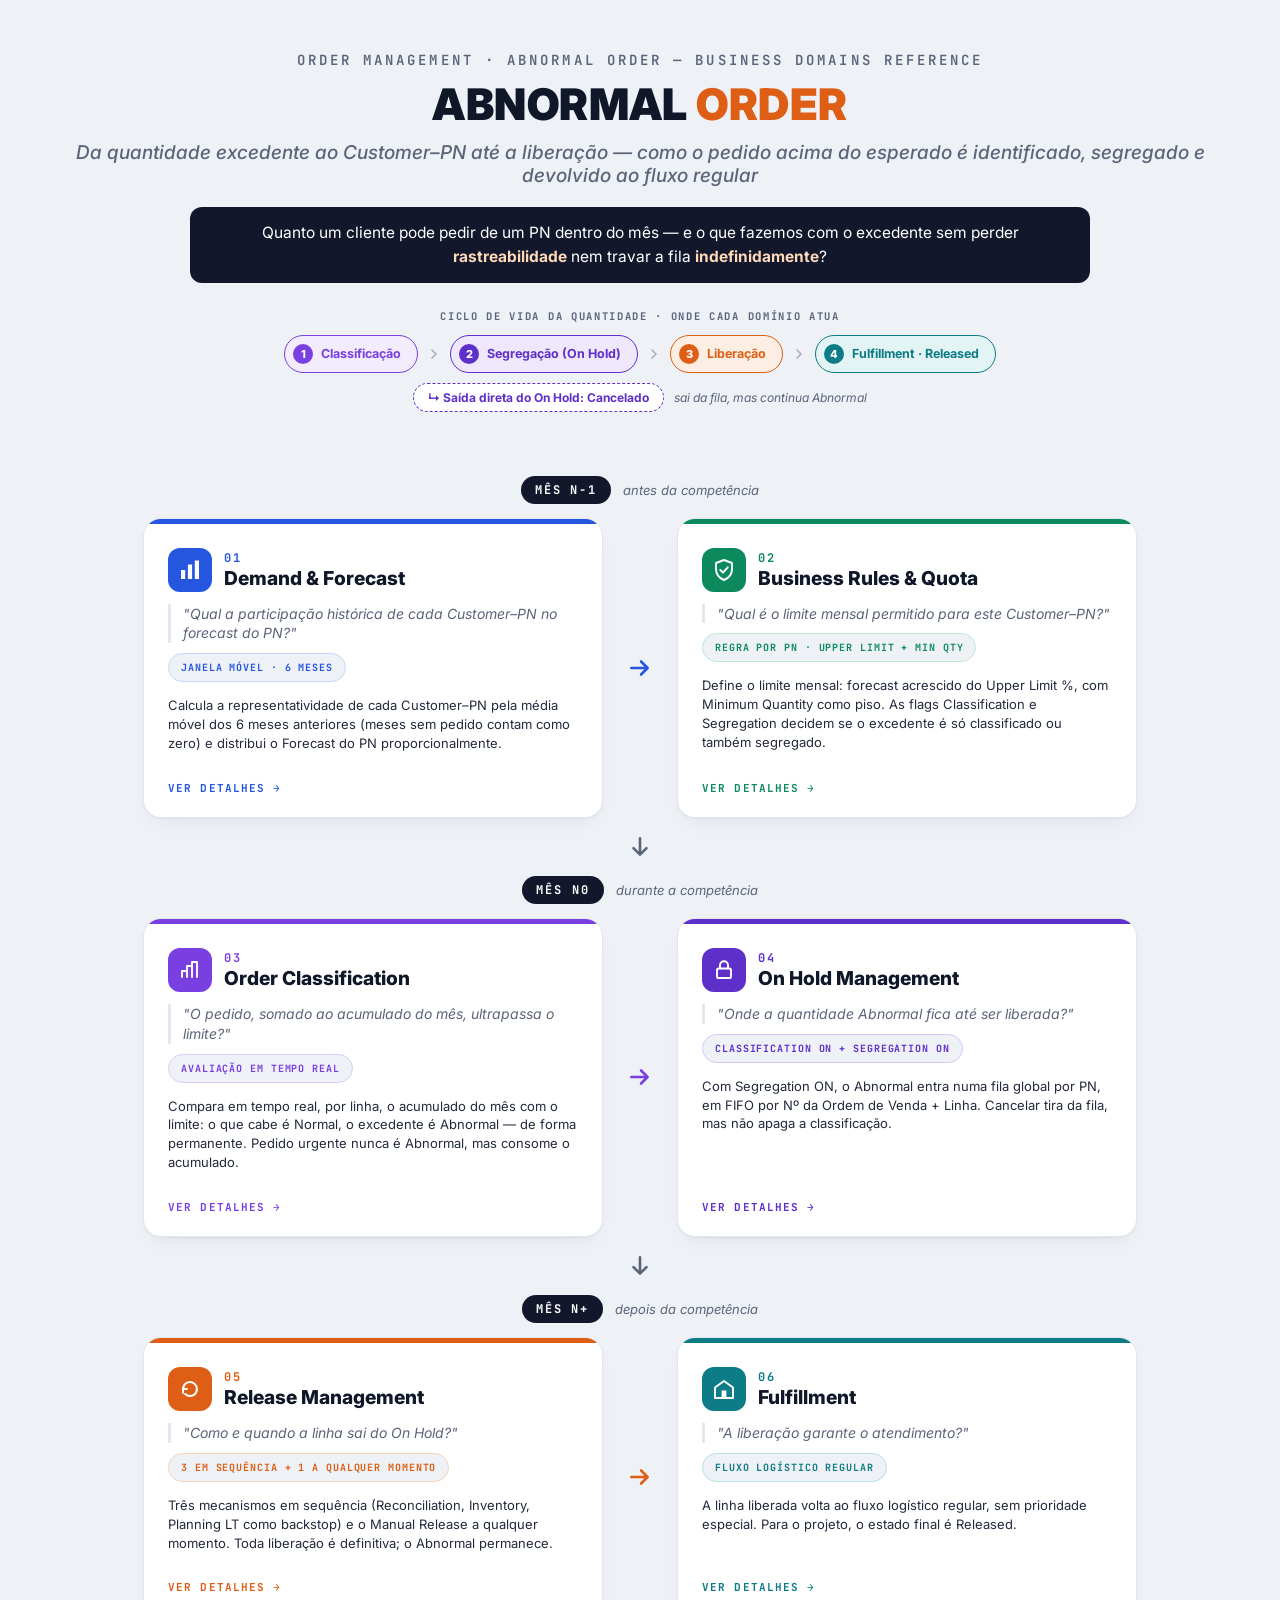
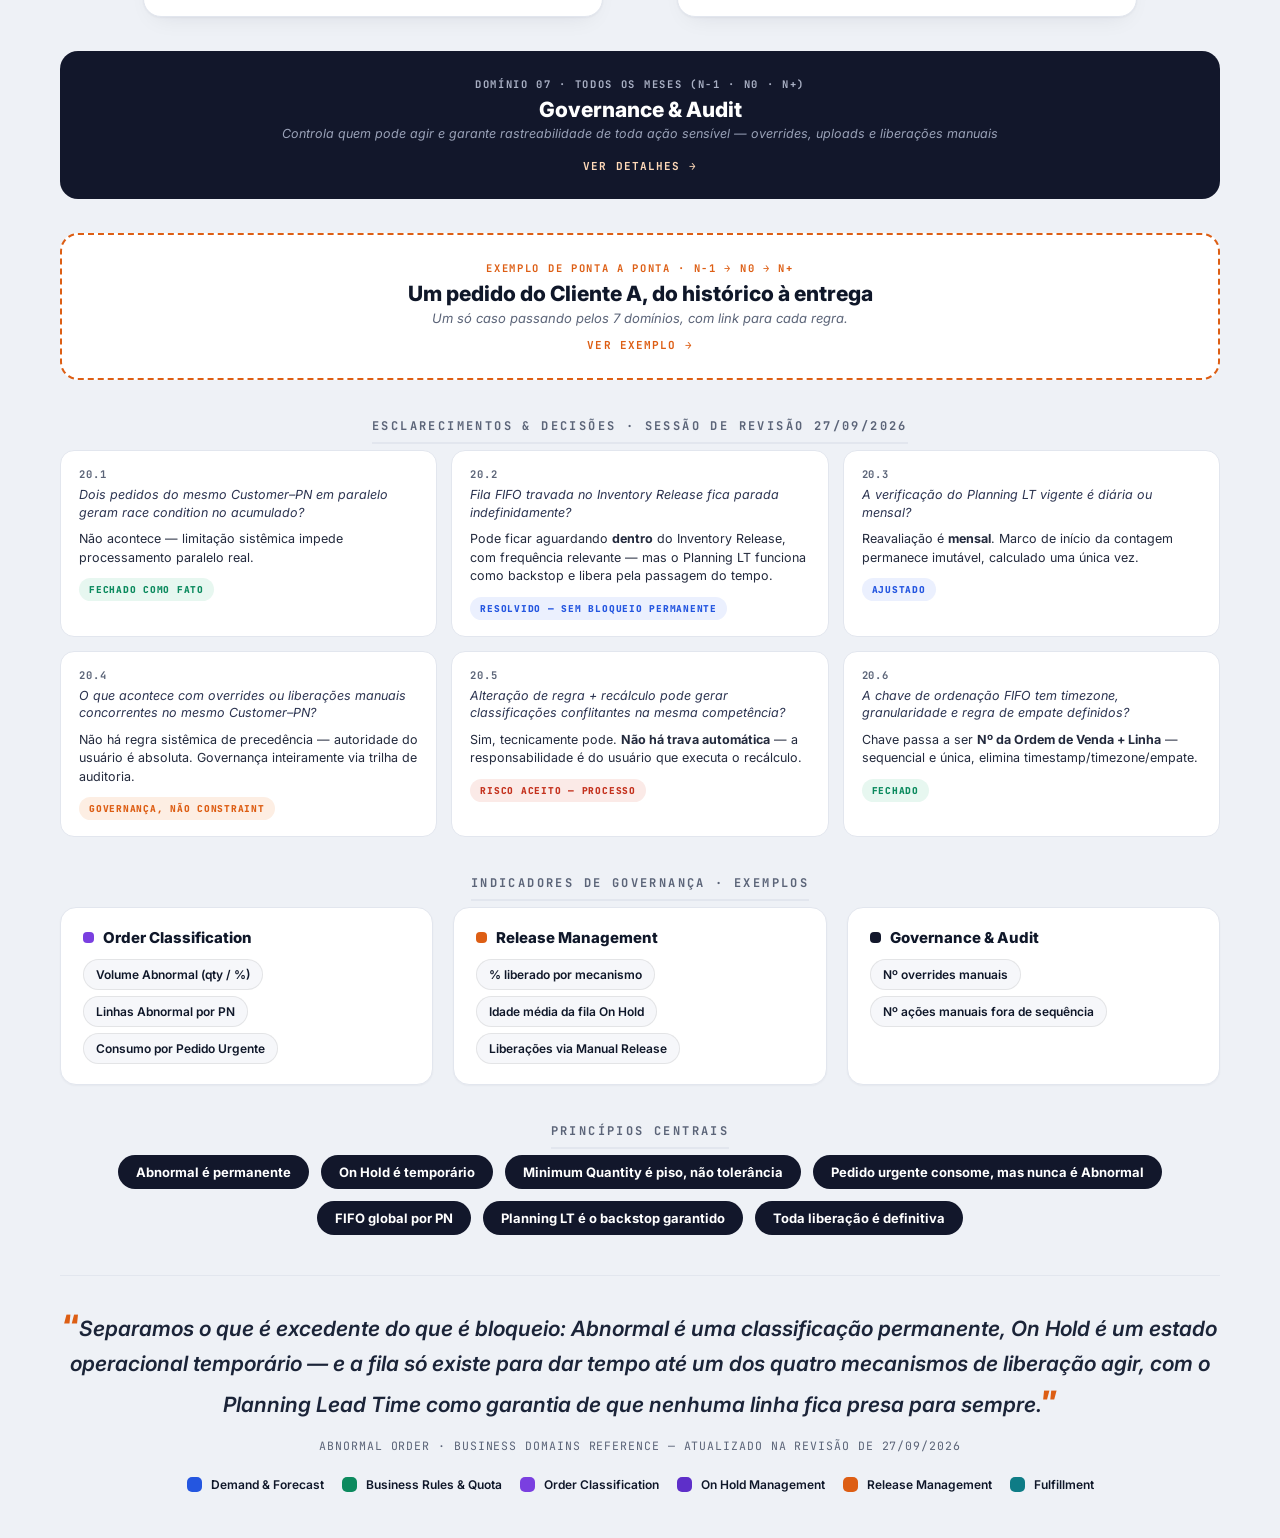
<file: index.html>
<!DOCTYPE html>
<html lang="pt-BR">
<head>
<meta charset="UTF-8" />
<meta name="viewport" content="width=device-width, initial-scale=1" />
<title>Abnormal Order — Business Domains</title>
<link rel="preconnect" href="https://fonts.googleapis.com">
<link href="https://fonts.googleapis.com/css2?family=Inter:wght@400;500;600;700;800;900&family=JetBrains+Mono:wght@400;500;600;700&display=swap" rel="stylesheet">
<link rel="stylesheet" href="css/base.css">
<link rel="stylesheet" href="css/poster.css">
</head>
<body>
<div id="poster">

  <header>
    <div class="eyebrow-top">Order Management · Abnormal Order — Business Domains Reference</div>
    <h1>ABNORMAL <span class="accent">ORDER</span></h1>
    <div class="subtitle">Da quantidade excedente ao Customer–PN até a liberação — como o pedido acima do esperado é identificado, segregado e devolvido ao fluxo regular</div>
    <div class="qbar">Quanto um cliente pode pedir de um PN dentro do mês — e o que fazemos com o excedente sem perder <b>rastreabilidade</b> nem travar a fila <b>indefinidamente</b>?</div>

    <div id="lifecycle">
      <div class="lifecycle-eyebrow">Ciclo de Vida da Quantidade · Onde cada domínio atua</div>
      <div class="lifecycle-row">
        <div class="lc-step" style="--sc:var(--purple); --sct:var(--purple-tint);"><span class="lc-step-num">1</span>Classificação</div>
        <svg class="lc-chevron" viewBox="0 0 24 24" fill="none" stroke="#A7AEC0" stroke-width="2.4" stroke-linecap="round" stroke-linejoin="round"><path d="M9 6l6 6-6 6"/></svg>
        <div class="lc-step" style="--sc:var(--purple-2); --sct:var(--purple-2-tint);"><span class="lc-step-num">2</span>Segregação (On Hold)</div>
        <svg class="lc-chevron" viewBox="0 0 24 24" fill="none" stroke="#A7AEC0" stroke-width="2.4" stroke-linecap="round" stroke-linejoin="round"><path d="M9 6l6 6-6 6"/></svg>
        <div class="lc-step" style="--sc:var(--orange); --sct:var(--orange-tint);"><span class="lc-step-num">3</span>Liberação</div>
        <svg class="lc-chevron" viewBox="0 0 24 24" fill="none" stroke="#A7AEC0" stroke-width="2.4" stroke-linecap="round" stroke-linejoin="round"><path d="M9 6l6 6-6 6"/></svg>
        <div class="lc-step" style="--sc:var(--teal); --sct:var(--teal-tint);"><span class="lc-step-num">4</span>Fulfillment · Released</div>
      </div>
      <div class="lc-branch"><span class="lc-branch-pill">↳ Saída direta do On Hold: <b>Cancelado</b></span><span class="lc-branch-note">sai da fila, mas continua Abnormal</span></div>
    </div>
  </header>

  <div id="months">
    <section class="month-group" aria-labelledby="m-n1">
      <div class="month-head"><h2 class="month-tag" id="m-n1">Mês N-1</h2><span class="month-sub">antes da competência</span></div>
      <div class="month-row">

    <!-- ============ CARD 1 — DEMAND & FORECAST ============ -->
    <a class="card t-blue" id="card1" href="pages/01-demand-forecast.html">
      <div class="card-head">
        <div class="domain-row">
          <div class="domain-badge"><svg viewBox="0 0 24 24" fill="currentColor"><rect x="3" y="12" width="4.2" height="9"/><rect x="9.9" y="6.5" width="4.2" height="14.5"/><rect x="16.8" y="2.5" width="4.2" height="18.5"/></svg></div>
          <div><div class="domain-num">01</div><div class="domain-title">Demand &amp; Forecast</div></div>
        </div>
        <div class="question">"Qual a participação histórica de cada Customer–PN no forecast do PN?"</div>
        <div class="step-tag" style="color:var(--blue); border-color:#C9D6FB;">Janela móvel · <b>6 meses</b></div>
      </div>
      <div class="card-body">
        <p class="card-sum">Calcula a representatividade de cada Customer–PN pela média móvel dos 6 meses anteriores (meses sem pedido contam como zero) e distribui o Forecast do PN proporcionalmente.</p>
        <div class="spacer"></div>
        <span class="card-more">Ver detalhes →</span>
      </div>
    </a>

    <div class="connector" aria-hidden="true">
      <svg class="arrow arrow-h" viewBox="0 0 24 24" fill="none" stroke="#2456E0" stroke-width="2.4" stroke-linecap="round" stroke-linejoin="round"><path d="M4 12h14M13 6l6 6-6 6"/></svg>
      <svg class="arrow arrow-v" viewBox="0 0 24 24" fill="none" stroke="#2456E0" stroke-width="2.4" stroke-linecap="round" stroke-linejoin="round"><path d="M12 4v14M6 13l6 6 6-6"/></svg>
    </div>

    <!-- ============ CARD 2 — BUSINESS RULES & QUOTA ============ -->
    <a class="card t-green" id="card2" href="pages/02-business-rules-quota.html">
      <div class="card-head">
        <div class="domain-row">
          <div class="domain-badge"><svg viewBox="0 0 24 24" fill="none" stroke="currentColor" stroke-width="1.9" stroke-linejoin="round" stroke-linecap="round"><path d="M12 2 L20 5 V11 C20 16.2 16.4 20.3 12 22 C7.6 20.3 4 16.2 4 11 V5 Z"/><path d="M8.3 12 L11 14.7 L15.7 9.3"/></svg></div>
          <div><div class="domain-num">02</div><div class="domain-title">Business Rules &amp; Quota</div></div>
        </div>
        <div class="question">"Qual é o limite mensal permitido para este Customer–PN?"</div>
        <div class="step-tag" style="color:var(--green); border-color:#BFE7D4;">Regra por PN · <b>Upper Limit + Min Qty</b></div>
      </div>
      <div class="card-body">
        <p class="card-sum">Define o limite mensal: forecast acrescido do Upper Limit %, com Minimum Quantity como piso. As flags Classification e Segregation decidem se o excedente é só classificado ou também segregado.</p>
        <div class="spacer"></div>
        <span class="card-more">Ver detalhes →</span>
      </div>
    </a>
      </div>
    </section>

    <div class="month-link" aria-hidden="true"><svg viewBox="0 0 24 24" fill="none" stroke="currentColor" stroke-width="2.4" stroke-linecap="round" stroke-linejoin="round"><path d="M12 4v14M6 13l6 6 6-6"/></svg></div>

    <section class="month-group" aria-labelledby="m-n0">
      <div class="month-head"><h2 class="month-tag" id="m-n0">Mês N0</h2><span class="month-sub">durante a competência</span></div>
      <div class="month-row">

    <!-- ============ CARD 3 — ORDER CLASSIFICATION ============ -->
    <a class="card t-purple" id="card3" href="pages/03-order-classification.html">
      <div class="card-head">
        <div class="domain-row">
          <div class="domain-badge"><svg viewBox="0 0 24 24" fill="none" stroke="currentColor" stroke-width="1.9" stroke-linecap="round" stroke-linejoin="round"><path d="M4 19 L4 13 L9 13 L9 19 M9 19 L9 8 L14 8 L14 19 M14 19 L14 4 L19 4 L19 19"/></svg></div>
          <div><div class="domain-num">03</div><div class="domain-title">Order Classification</div></div>
        </div>
        <div class="question">"O pedido, somado ao acumulado do mês, ultrapassa o limite?"</div>
        <div class="step-tag" style="color:var(--purple); border-color:#DDCBFA;">Avaliação em <b>tempo real</b></div>
      </div>
      <div class="card-body">
        <p class="card-sum">Compara em tempo real, por linha, o acumulado do mês com o limite: o que cabe é Normal, o excedente é Abnormal — de forma permanente. Pedido urgente nunca é Abnormal, mas consome o acumulado.</p>
        <div class="spacer"></div>
        <span class="card-more">Ver detalhes →</span>
      </div>
    </a>

    <div class="connector" aria-hidden="true">
      <svg class="arrow arrow-h" viewBox="0 0 24 24" fill="none" stroke="#7A3FE0" stroke-width="2.4" stroke-linecap="round" stroke-linejoin="round"><path d="M4 12h14M13 6l6 6-6 6"/></svg>
      <svg class="arrow arrow-v" viewBox="0 0 24 24" fill="none" stroke="#7A3FE0" stroke-width="2.4" stroke-linecap="round" stroke-linejoin="round"><path d="M12 4v14M6 13l6 6 6-6"/></svg>
    </div>

    <!-- ============ CARD 4 — ON HOLD MANAGEMENT ============ -->
    <a class="card t-purple2" id="card4" href="pages/04-on-hold-management.html">
      <div class="card-head">
        <div class="domain-row">
          <div class="domain-badge"><svg viewBox="0 0 24 24" fill="none" stroke="currentColor" stroke-width="1.9" stroke-linejoin="round" stroke-linecap="round"><rect x="5" y="10.5" width="14" height="9.5" rx="1.6"/><path d="M8 10.5 V7.2 a4 4 0 0 1 8 0 V10.5"/></svg></div>
          <div><div class="domain-num">04</div><div class="domain-title">On Hold Management</div></div>
        </div>
        <div class="question">"Onde a quantidade Abnormal fica até ser liberada?"</div>
        <div class="step-tag" style="color:var(--purple-2); border-color:#D8C8F7;">Classification ON + <b>Segregation ON</b></div>
      </div>
      <div class="card-body">
        <p class="card-sum">Com Segregation ON, o Abnormal entra numa fila global por PN, em FIFO por Nº da Ordem de Venda + Linha. Cancelar tira da fila, mas não apaga a classificação.</p>
        <div class="spacer"></div>
        <span class="card-more">Ver detalhes →</span>
      </div>
    </a>
      </div>
    </section>

    <div class="month-link" aria-hidden="true"><svg viewBox="0 0 24 24" fill="none" stroke="currentColor" stroke-width="2.4" stroke-linecap="round" stroke-linejoin="round"><path d="M12 4v14M6 13l6 6 6-6"/></svg></div>

    <section class="month-group" aria-labelledby="m-np">
      <div class="month-head"><h2 class="month-tag" id="m-np">Mês N+</h2><span class="month-sub">depois da competência</span></div>
      <div class="month-row">

    <!-- ============ CARD 5 — RELEASE MANAGEMENT ============ -->
    <a class="card t-orange" id="card5" href="pages/05-release-management.html">
      <div class="card-head">
        <div class="domain-row">
          <div class="domain-badge"><svg viewBox="0 0 24 24" fill="none" stroke="currentColor" stroke-width="1.9" stroke-linecap="round" stroke-linejoin="round"><path d="M5 12 a7 7 0 1 1 2.1 5"/><path d="M5 16 V12 H9"/></svg></div>
          <div><div class="domain-num">05</div><div class="domain-title">Release Management</div></div>
        </div>
        <div class="question">"Como e quando a linha sai do On Hold?"</div>
        <div class="step-tag" style="color:var(--orange); border-color:#F6D2B4;">3 em sequência + <b>1 a qualquer momento</b></div>
      </div>
      <div class="card-body">
        <p class="card-sum">Três mecanismos em sequência (Reconciliation, Inventory, Planning LT como backstop) e o Manual Release a qualquer momento. Toda liberação é definitiva; o Abnormal permanece.</p>
        <div class="spacer"></div>
        <span class="card-more">Ver detalhes →</span>
      </div>
    </a>

    <div class="connector" aria-hidden="true">
      <svg class="arrow arrow-h" viewBox="0 0 24 24" fill="none" stroke="#DD5E14" stroke-width="2.4" stroke-linecap="round" stroke-linejoin="round"><path d="M4 12h14M13 6l6 6-6 6"/></svg>
      <svg class="arrow arrow-v" viewBox="0 0 24 24" fill="none" stroke="#DD5E14" stroke-width="2.4" stroke-linecap="round" stroke-linejoin="round"><path d="M12 4v14M6 13l6 6 6-6"/></svg>
    </div>

    <!-- ============ CARD 6 — FULFILLMENT ============ -->
    <a class="card t-teal" id="card6" href="pages/06-fulfillment.html">
      <div class="card-head">
        <div class="domain-row">
          <div class="domain-badge"><svg viewBox="0 0 24 24" fill="none" stroke="currentColor" stroke-width="1.9" stroke-linejoin="round" stroke-linecap="round"><path d="M3 10.5 L12 4 L21 10.5 V21 H3 Z"/><rect x="9.6" y="13.5" width="4.8" height="7.5" fill="currentColor" stroke="none"/></svg></div>
          <div><div class="domain-num">06</div><div class="domain-title">Fulfillment</div></div>
        </div>
        <div class="question">"A liberação garante o atendimento?"</div>
        <div class="step-tag" style="color:var(--teal); border-color:#B7DEE1;">Fluxo logístico <b>regular</b></div>
      </div>
      <div class="card-body">
        <p class="card-sum">A linha liberada volta ao fluxo logístico regular, sem prioridade especial. Para o projeto, o estado final é Released.</p>
        <div class="spacer"></div>
        <span class="card-more">Ver detalhes →</span>
      </div>
    </a>
      </div>
    </section>

  </div><!-- /months -->

  <!-- ===== GOVERNANCE & AUDIT (cross-cutting) ===== -->
  <div id="governance">
    <a class="gov-panel" href="pages/07-governance-audit.html">
      <div class="gov-head">
        <div class="tag">Domínio 07 · Todos os meses (N-1 · N0 · N+)</div>
        <h2>Governance &amp; Audit</h2>
        <div class="gov-sub">Controla quem pode agir e garante rastreabilidade de toda ação sensível — overrides, uploads e liberações manuais</div>
      </div>
      <span class="card-more">Ver detalhes →</span>
    </a>
  </div>

  <!-- ===== END-TO-END EXAMPLE ===== -->
  <div id="e2e">
    <a class="e2e-panel" href="pages/exemplo-ponta-a-ponta.html">
      <div class="e2e-tag">Exemplo de ponta a ponta · N-1 → N0 → N+</div>
      <h2>Um pedido do Cliente A, do histórico à entrega</h2>
      <div class="e2e-sub">Um só caso passando pelos 7 domínios, com link para cada regra.</div>
      <span class="card-more">Ver exemplo →</span>
    </a>
  </div>

  <!-- ===== REVIEW / CLARIFICATIONS ===== -->
  <div id="review">
    <div class="band-eyebrow"><span>Esclarecimentos &amp; Decisões · Sessão de Revisão 27/09/2026</span></div>
    <div class="review-grid">
      <div class="review-card">
        <div class="review-num">20.1</div>
        <div class="review-q">Dois pedidos do mesmo Customer–PN em paralelo geram race condition no acumulado?</div>
        <div class="review-d">Não acontece — limitação sistêmica impede processamento paralelo real.</div>
        <span class="review-status st-closed">Fechado como fato</span>
      </div>
      <div class="review-card">
        <div class="review-num">20.2</div>
        <div class="review-q">Fila FIFO travada no Inventory Release fica parada indefinidamente?</div>
        <div class="review-d">Pode ficar aguardando <b>dentro</b> do Inventory Release, com frequência relevante — mas o Planning LT funciona como backstop e libera pela passagem do tempo.</div>
        <span class="review-status st-resolved">Resolvido — sem bloqueio permanente</span>
      </div>
      <div class="review-card">
        <div class="review-num">20.3</div>
        <div class="review-q">A verificação do Planning LT vigente é diária ou mensal?</div>
        <div class="review-d">Reavaliação é <b>mensal</b>. Marco de início da contagem permanece imutável, calculado uma única vez.</div>
        <span class="review-status st-resolved">Ajustado</span>
      </div>
      <div class="review-card">
        <div class="review-num">20.4</div>
        <div class="review-q">O que acontece com overrides ou liberações manuais concorrentes no mesmo Customer–PN?</div>
        <div class="review-d">Não há regra sistêmica de precedência — autoridade do usuário é absoluta. Governança inteiramente via trilha de auditoria.</div>
        <span class="review-status st-gov">Governança, não constraint</span>
      </div>
      <div class="review-card">
        <div class="review-num">20.5</div>
        <div class="review-q">Alteração de regra + recálculo pode gerar classificações conflitantes na mesma competência?</div>
        <div class="review-d">Sim, tecnicamente pode. <b>Não há trava automática</b> — a responsabilidade é do usuário que executa o recálculo.</div>
        <span class="review-status st-process">Risco aceito — processo</span>
      </div>
      <div class="review-card">
        <div class="review-num">20.6</div>
        <div class="review-q">A chave de ordenação FIFO tem timezone, granularidade e regra de empate definidos?</div>
        <div class="review-d">Chave passa a ser <b>Nº da Ordem de Venda + Linha</b> — sequencial e única, elimina timestamp/timezone/empate.</div>
        <span class="review-status st-closed">Fechado</span>
      </div>
    </div>
  </div>

  <!-- ===== METRICS ===== -->
  <div id="metrics">
    <div class="band-eyebrow"><span>Indicadores de Governança · Exemplos</span></div>
    <div class="metrics-row">
      <div class="metric-panel">
        <h3><span class="sw" style="background:var(--purple);"></span>Order Classification</h3>
        <div class="chips"><span class="chip">Volume Abnormal (qty / %)</span><span class="chip">Linhas Abnormal por PN</span><span class="chip">Consumo por Pedido Urgente</span></div>
      </div>
      <div class="metric-panel">
        <h3><span class="sw" style="background:var(--orange);"></span>Release Management</h3>
        <div class="chips"><span class="chip">% liberado por mecanismo</span><span class="chip">Idade média da fila On Hold</span><span class="chip">Liberações via Manual Release</span></div>
      </div>
      <div class="metric-panel">
        <h3><span class="sw" style="background:var(--ink-panel);"></span>Governance &amp; Audit</h3>
        <div class="chips"><span class="chip">Nº overrides manuais</span><span class="chip">Nº ações manuais fora de sequência</span></div>
      </div>
    </div>
  </div>

  <!-- ===== PRINCIPLES ===== -->
  <div id="principles">
    <div class="band-eyebrow"><span>Princípios Centrais</span></div>
    <div class="principle-row">
      <div class="principle-chip">Abnormal é permanente</div>
      <div class="principle-chip">On Hold é temporário</div>
      <div class="principle-chip">Minimum Quantity é piso, não tolerância</div>
      <div class="principle-chip">Pedido urgente consome, mas nunca é Abnormal</div>
      <div class="principle-chip">FIFO global por PN</div>
      <div class="principle-chip">Planning LT é o backstop garantido</div>
      <div class="principle-chip">Toda liberação é definitiva</div>
    </div>
  </div>

  <!-- ===== FOOTER ===== -->
  <div id="footer">
    <div class="quote">Separamos o que é excedente do que é bloqueio: Abnormal é uma classificação permanente, On Hold é um estado operacional temporário — e a fila só existe para dar tempo até um dos quatro mecanismos de liberação agir, com o Planning Lead Time como garantia de que nenhuma linha fica presa para sempre.</div>
    <div class="caption">Abnormal Order · Business Domains Reference — atualizado na revisão de 27/09/2026</div>
    <div class="legend-row">
      <div class="legend-item"><span class="legend-sw" style="background:var(--blue);"></span>Demand &amp; Forecast</div>
      <div class="legend-item"><span class="legend-sw" style="background:var(--green);"></span>Business Rules &amp; Quota</div>
      <div class="legend-item"><span class="legend-sw" style="background:var(--purple);"></span>Order Classification</div>
      <div class="legend-item"><span class="legend-sw" style="background:var(--purple-2);"></span>On Hold Management</div>
      <div class="legend-item"><span class="legend-sw" style="background:var(--orange);"></span>Release Management</div>
      <div class="legend-item"><span class="legend-sw" style="background:var(--teal);"></span>Fulfillment</div>
    </div>
  </div>

</div>
</body>
</html>
</file>
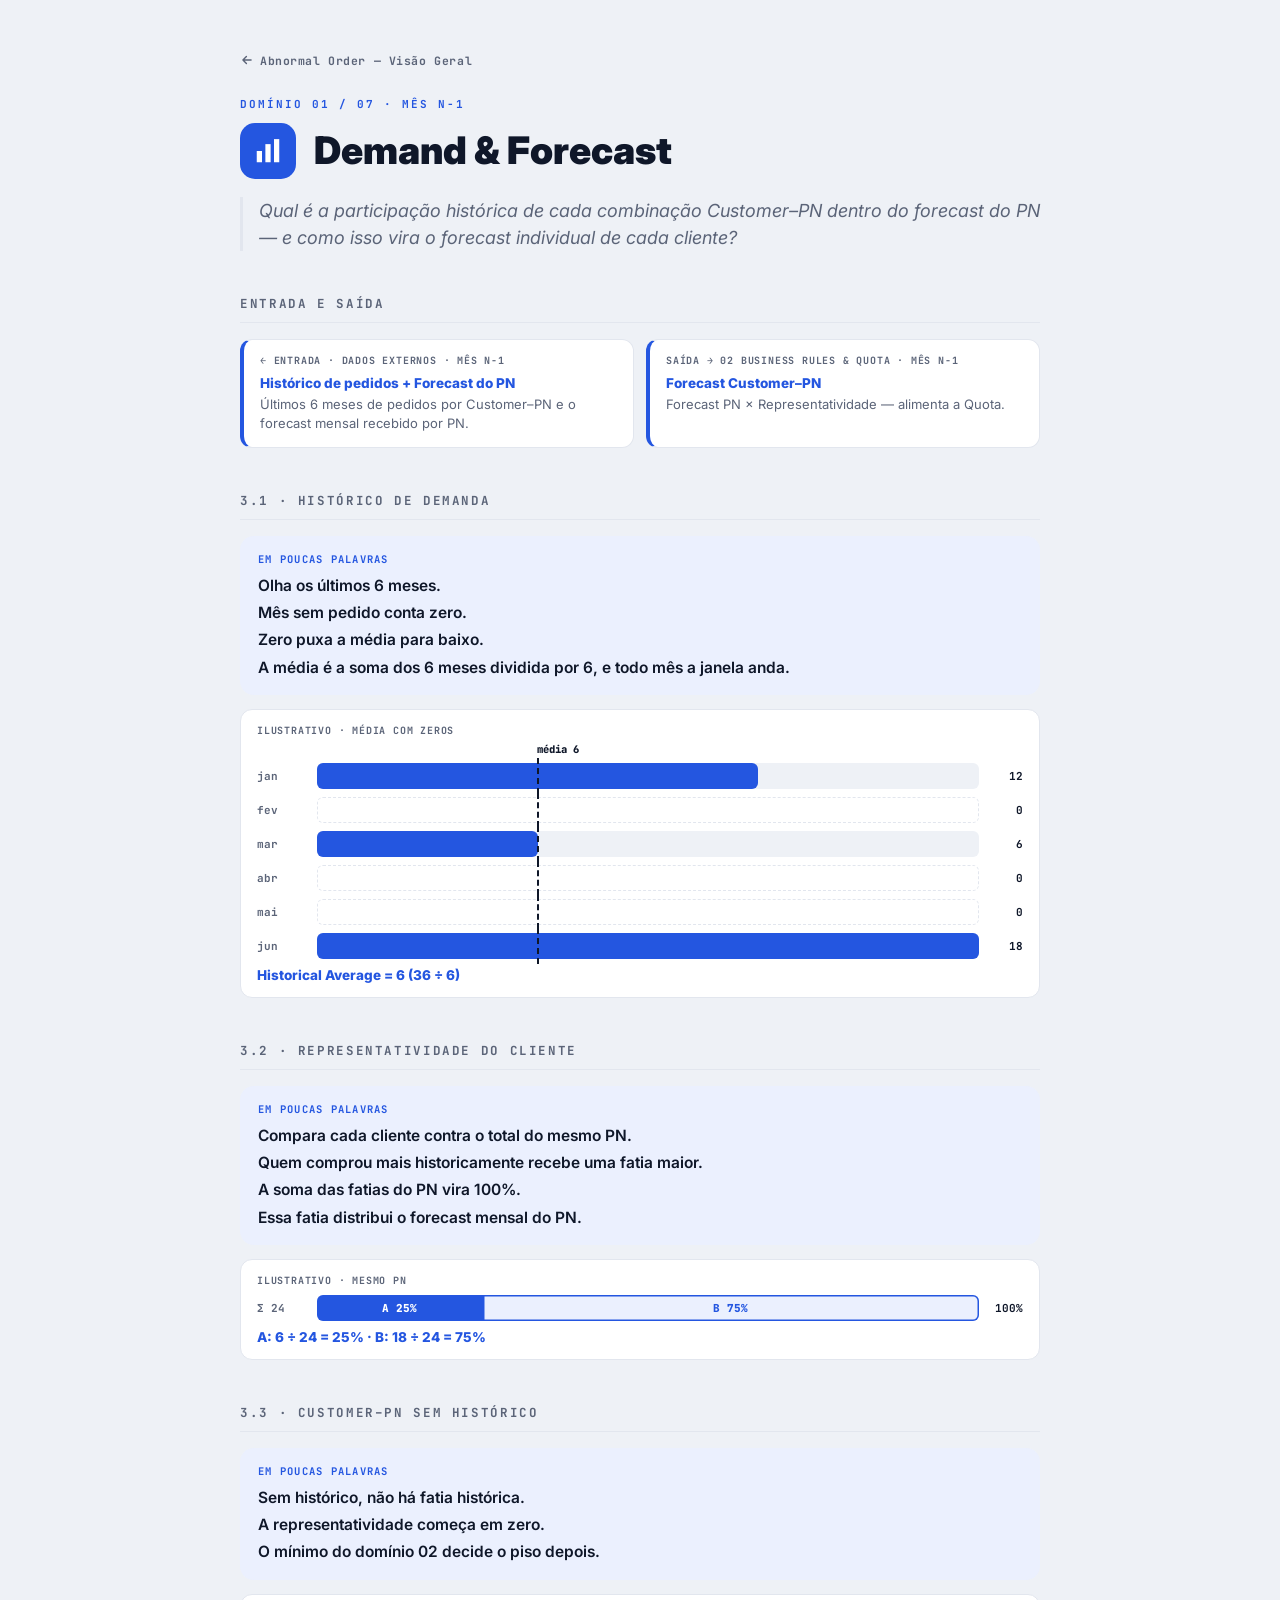
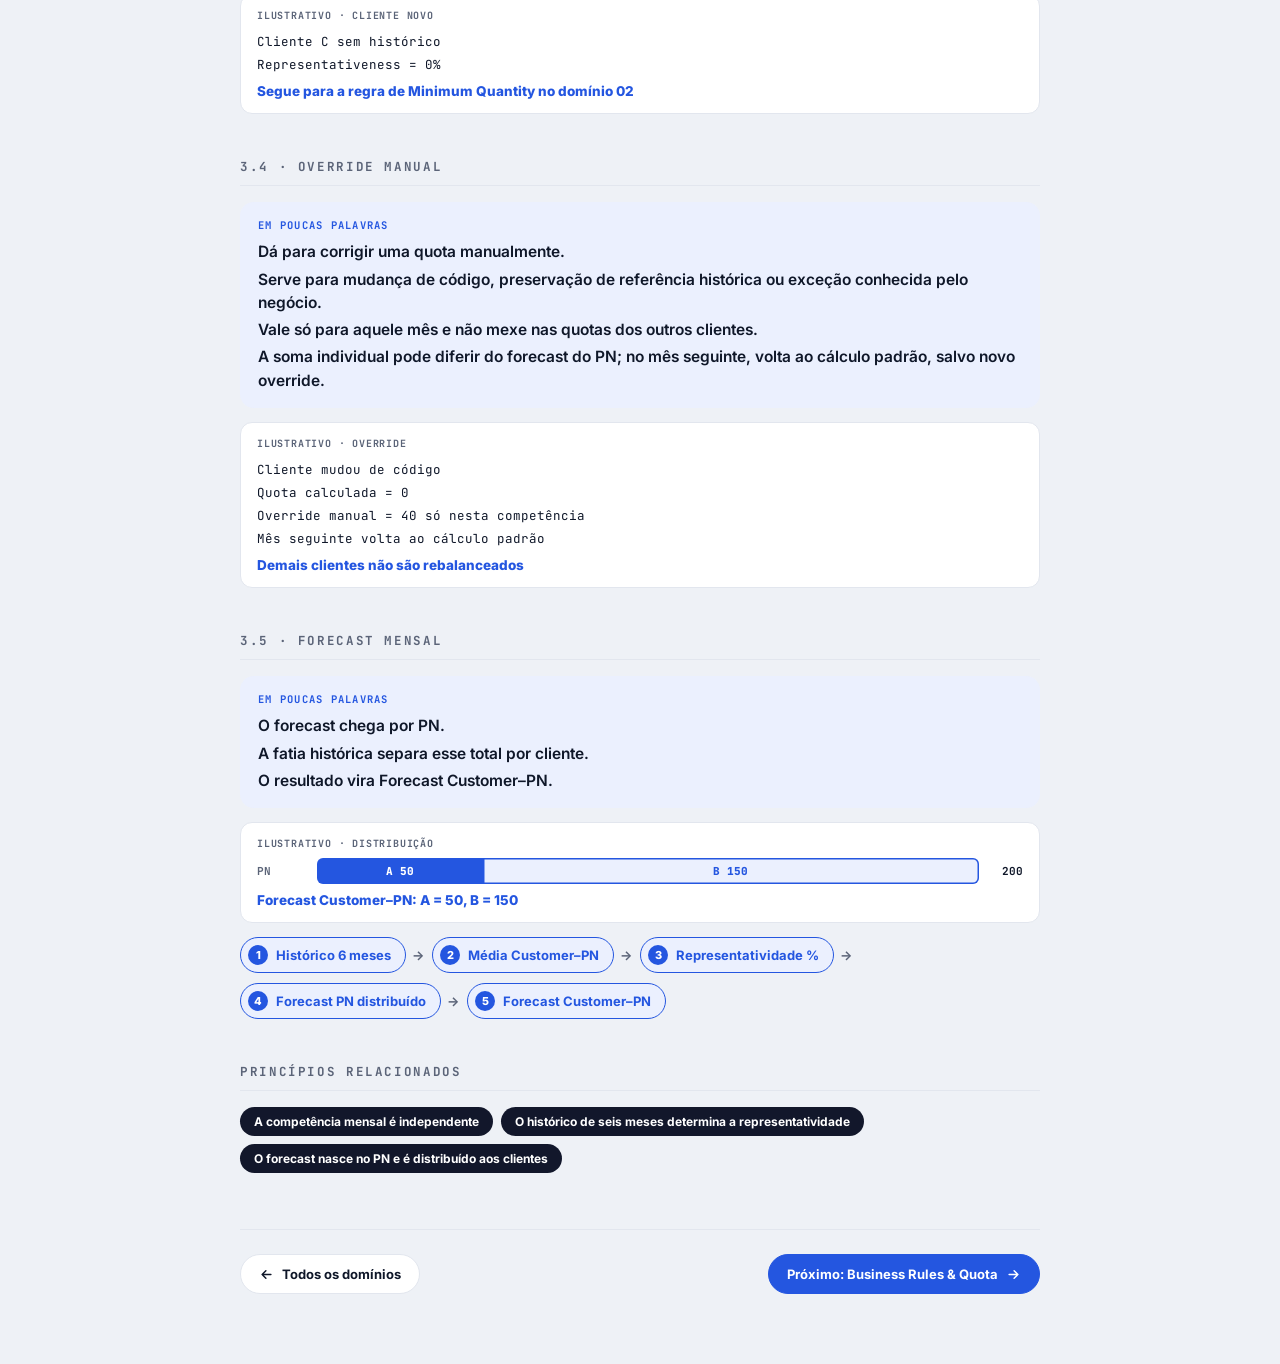
<file: pages/01-demand-forecast.html>
<!DOCTYPE html>
<html lang="pt-BR">
<head>
<meta charset="UTF-8" />
<meta name="viewport" content="width=device-width, initial-scale=1" />
<title>01 · Demand &amp; Forecast — Abnormal Order</title>
<link rel="preconnect" href="https://fonts.googleapis.com">
<link href="https://fonts.googleapis.com/css2?family=Inter:wght@400;500;600;700;800;900&family=JetBrains+Mono:wght@400;500;600;700&display=swap" rel="stylesheet">
<link rel="stylesheet" href="../css/base.css">
<link rel="stylesheet" href="../css/detail.css">
</head>
<body>
<div class="wrap">

  <a class="back-link" href="../index.html"><svg viewBox="0 0 24 24" fill="none" stroke="currentColor" stroke-width="2.4" stroke-linecap="round" stroke-linejoin="round"><path d="M19 12H5M11 6l-6 6 6 6"/></svg>Abnormal Order — Visão Geral</a>

  <div class="dom-eyebrow">Domínio 01 / 07 · Mês N-1</div>
  <div class="dom-head">
    <div class="dom-badge"><svg viewBox="0 0 24 24" fill="currentColor"><rect x="3" y="12" width="4.2" height="9"/><rect x="9.9" y="6.5" width="4.2" height="14.5"/><rect x="16.8" y="2.5" width="4.2" height="18.5"/></svg></div>
    <h1>Demand &amp; Forecast</h1>
  </div>
  <div class="dom-question">Qual é a participação histórica de cada combinação Customer–PN dentro do forecast do PN — e como isso vira o forecast individual de cada cliente?</div>

  <div class="sec" id="entrada-saida">
    <h2>Entrada e saída</h2>
    <div class="ex-row io">
      <div class="ex">
        <div class="ex-lbl">← Entrada · Dados externos · Mês N-1</div>
        <div class="ex-res">Histórico de pedidos + Forecast do PN</div>
        <div class="io-note">Últimos 6 meses de pedidos por Customer–PN e o forecast mensal recebido por PN.</div>
      </div>
      <div class="ex">
        <div class="ex-lbl">Saída → 02 Business Rules &amp; Quota · Mês N-1</div>
        <div class="ex-res">Forecast Customer–PN</div>
        <div class="io-note">Forecast PN × Representatividade — alimenta a Quota.</div>
      </div>
    </div>
  </div>

  <div class="sec" id="s3-1">
    <h2>3.1 · Histórico de Demanda</h2>
    <div class="plain">
      <div class="lbl">Em poucas palavras</div>
      <p>Olha os últimos 6 meses.</p>
      <p>Mês sem pedido conta zero.</p>
      <p>Zero puxa a média para baixo.</p>
      <p>A média é a soma dos 6 meses dividida por 6, e todo mês a janela anda.</p>
    </div>
    <div class="ex-row">
      <div class="ex">
        <div class="ex-lbl">Ilustrativo · média com zeros</div>
        <div class="bars" role="img" aria-label="Pedidos de jan a jun: 12, 0, 6, 0, 0, 18. Média 6.">
          <div class="bar-row"><span>jan</span><div class="bar"><span class="seg" style="--w:66.67%"></span><i class="marker" style="--x:33.33%"><span>média 6</span></i></div><span>12</span></div>
          <div class="bar-row"><span>fev</span><div class="bar is-empty"><i class="marker" style="--x:33.33%"></i></div><span>0</span></div>
          <div class="bar-row"><span>mar</span><div class="bar"><span class="seg" style="--w:33.33%"></span><i class="marker" style="--x:33.33%"></i></div><span>6</span></div>
          <div class="bar-row"><span>abr</span><div class="bar is-empty"><i class="marker" style="--x:33.33%"></i></div><span>0</span></div>
          <div class="bar-row"><span>mai</span><div class="bar is-empty"><i class="marker" style="--x:33.33%"></i></div><span>0</span></div>
          <div class="bar-row"><span>jun</span><div class="bar"><span class="seg" style="--w:100%"></span><i class="marker" style="--x:33.33%"></i></div><span>18</span></div>
        </div>
        <div class="ex-res">Historical Average = 6 (36 ÷ 6)</div>
      </div>
    </div>
  </div>

  <div class="sec" id="s3-2">
    <h2>3.2 · Representatividade do Cliente</h2>
    <div class="plain">
      <div class="lbl">Em poucas palavras</div>
      <p>Compara cada cliente contra o total do mesmo PN.</p>
      <p>Quem comprou mais historicamente recebe uma fatia maior.</p>
      <p>A soma das fatias do PN vira 100%.</p>
      <p>Essa fatia distribui o forecast mensal do PN.</p>
    </div>
    <div class="ex-row">
      <div class="ex">
        <div class="ex-lbl">Ilustrativo · mesmo PN</div>
        <div class="bar-row">
          <span>Σ 24</span>
          <div class="bar" role="img" aria-label="Cliente A 6 de 24 = 25%. Cliente B 18 de 24 = 75%.">
            <span class="seg" style="--w:25%">A 25%</span>
            <span class="seg is-soft" style="--w:75%">B 75%</span>
          </div>
          <span>100%</span>
        </div>
        <div class="ex-res">A: 6 ÷ 24 = 25% · B: 18 ÷ 24 = 75%</div>
      </div>
    </div>
  </div>

  <div class="sec" id="s3-3">
    <h2>3.3 · Customer–PN sem histórico</h2>
    <div class="plain">
      <div class="lbl">Em poucas palavras</div>
      <p>Sem histórico, não há fatia histórica.</p>
      <p>A representatividade começa em zero.</p>
      <p>O mínimo do domínio 02 decide o piso depois.</p>
    </div>
    <div class="ex-row">
      <div class="ex">
        <div class="ex-lbl">Ilustrativo · cliente novo</div>
        <code>Cliente C sem histórico<br/>Representativeness = 0%</code>
        <div class="ex-res">Segue para a regra de Minimum Quantity no domínio 02</div>
      </div>
    </div>
  </div>

  <div class="sec" id="s3-4">
    <h2>3.4 · Override manual</h2>
    <div class="plain">
      <div class="lbl">Em poucas palavras</div>
      <p>Dá para corrigir uma quota manualmente.</p>
      <p>Serve para mudança de código, preservação de referência histórica ou exceção conhecida pelo negócio.</p>
      <p>Vale só para aquele mês e não mexe nas quotas dos outros clientes.</p>
      <p>A soma individual pode diferir do forecast do PN; no mês seguinte, volta ao cálculo padrão, salvo novo override.</p>
    </div>
    <div class="ex-row">
      <div class="ex">
        <div class="ex-lbl">Ilustrativo · override</div>
        <code>Cliente mudou de código<br/>Quota calculada = 0<br/>Override manual = 40 só nesta competência<br/>Mês seguinte volta ao cálculo padrão</code>
        <div class="ex-res">Demais clientes não são rebalanceados</div>
      </div>
    </div>
  </div>

  <div class="sec" id="s3-5">
    <h2>3.5 · Forecast mensal</h2>
    <div class="plain">
      <div class="lbl">Em poucas palavras</div>
      <p>O forecast chega por PN.</p>
      <p>A fatia histórica separa esse total por cliente.</p>
      <p>O resultado vira Forecast Customer–PN.</p>
    </div>
    <div class="ex-row">
      <div class="ex">
        <div class="ex-lbl">Ilustrativo · distribuição</div>
        <div class="bar-row">
          <span>PN</span>
          <div class="bar" role="img" aria-label="Forecast PN total 200. Cliente A 50 de 200 = 25%. Cliente B 150 de 200 = 75%.">
            <span class="seg" style="--w:25%">A 50</span>
            <span class="seg is-soft" style="--w:75%">B 150</span>
          </div>
          <span>200</span>
        </div>
        <div class="ex-res">Forecast Customer–PN: A = 50, B = 150</div>
      </div>
    </div>
    <ol class="flow-steps">
      <li><span class="fs-num">1</span>Histórico 6 meses</li>
      <li><span class="fs-num">2</span>Média Customer–PN</li>
      <li><span class="fs-num">3</span>Representatividade %</li>
      <li><span class="fs-num">4</span>Forecast PN distribuído</li>
      <li><span class="fs-num">5</span>Forecast Customer–PN</li>
    </ol>
  </div>

  <div class="sec">
    <h2>Princípios relacionados</h2>
    <div class="principle-row">
      <div class="principle-chip">A competência mensal é independente</div>
      <div class="principle-chip">O histórico de seis meses determina a representatividade</div>
      <div class="principle-chip">O forecast nasce no PN e é distribuído aos clientes</div>
    </div>
  </div>

  <div class="nav-footer">
    <a class="nav-btn" href="../index.html"><svg viewBox="0 0 24 24" fill="none" stroke="currentColor" stroke-width="2.4" stroke-linecap="round" stroke-linejoin="round"><path d="M19 12H5M11 6l-6 6 6 6"/></svg>Todos os domínios</a>
    <a class="nav-btn next" href="02-business-rules-quota.html">Próximo: Business Rules &amp; Quota<svg viewBox="0 0 24 24" fill="none" stroke="currentColor" stroke-width="2.4" stroke-linecap="round" stroke-linejoin="round"><path d="M5 12h14M13 6l6 6-6 6"/></svg></a>
  </div>

</div>
</body>
</html>
</file>
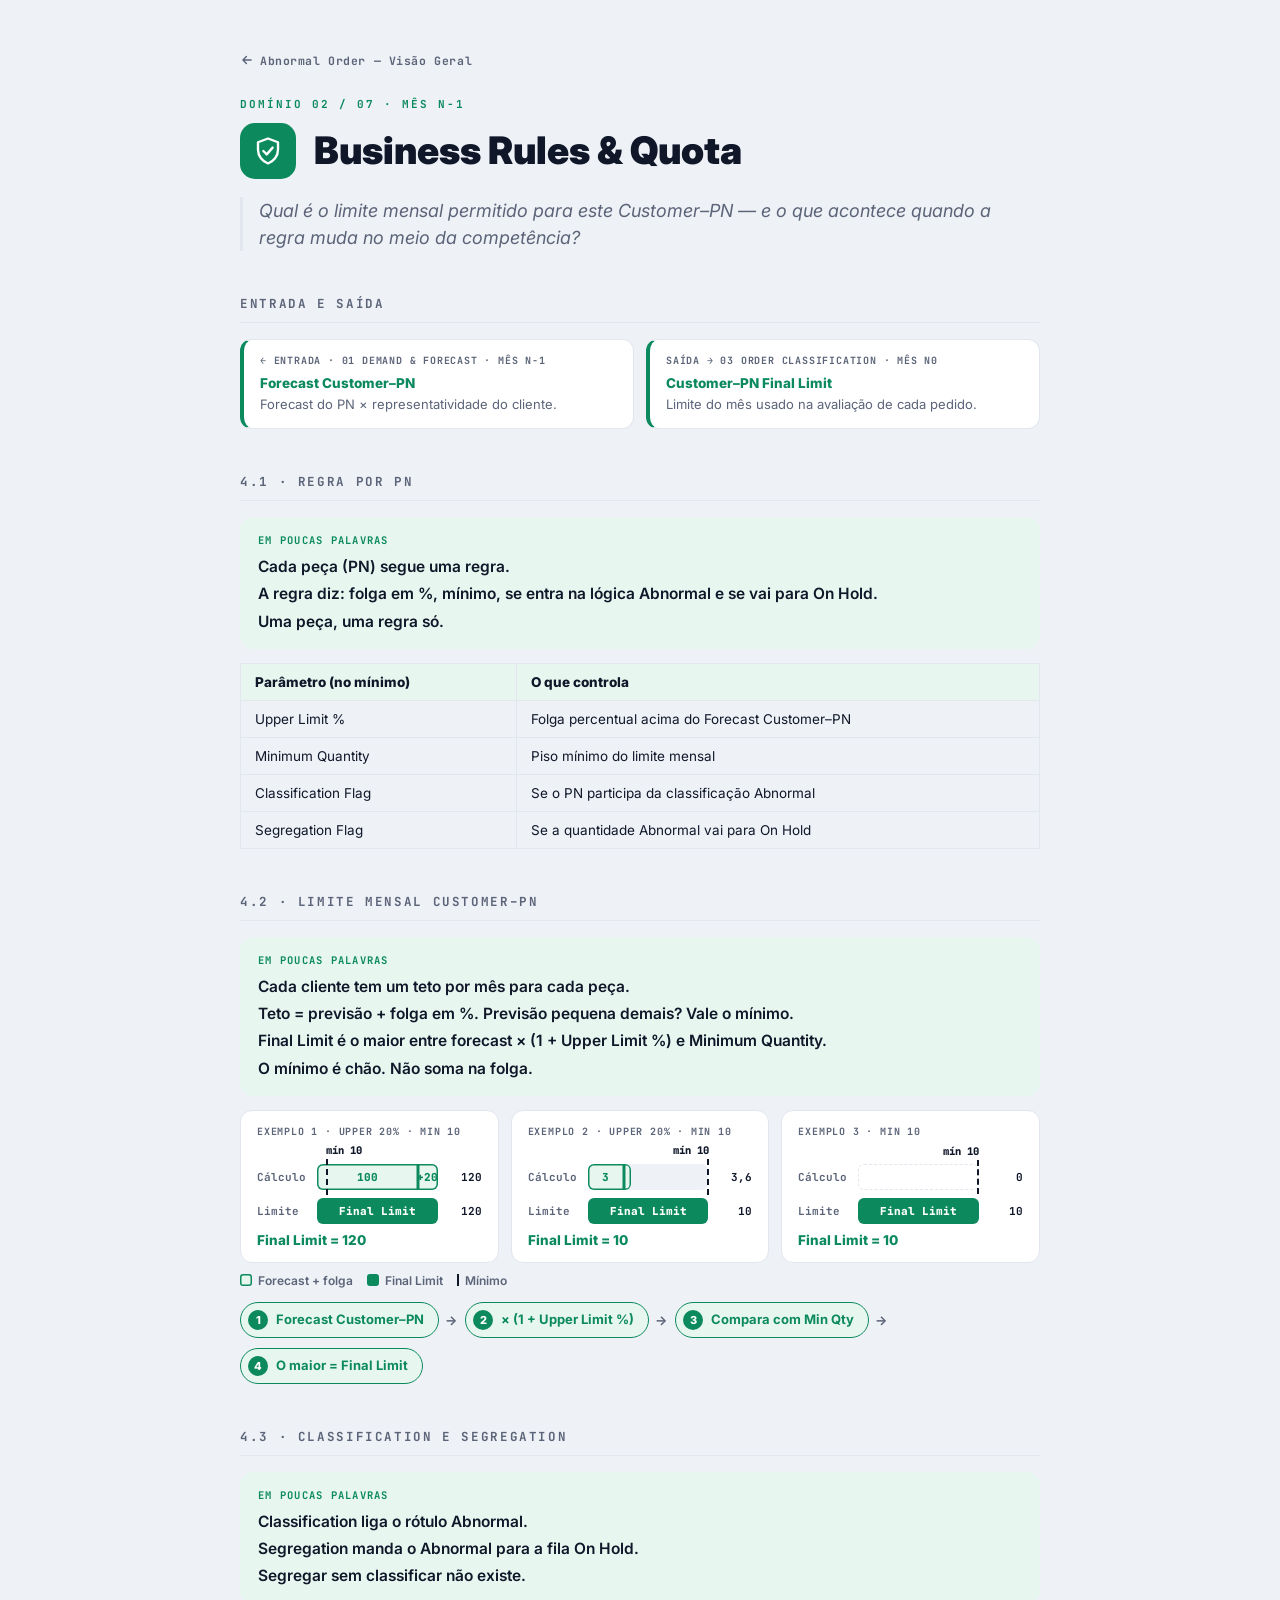
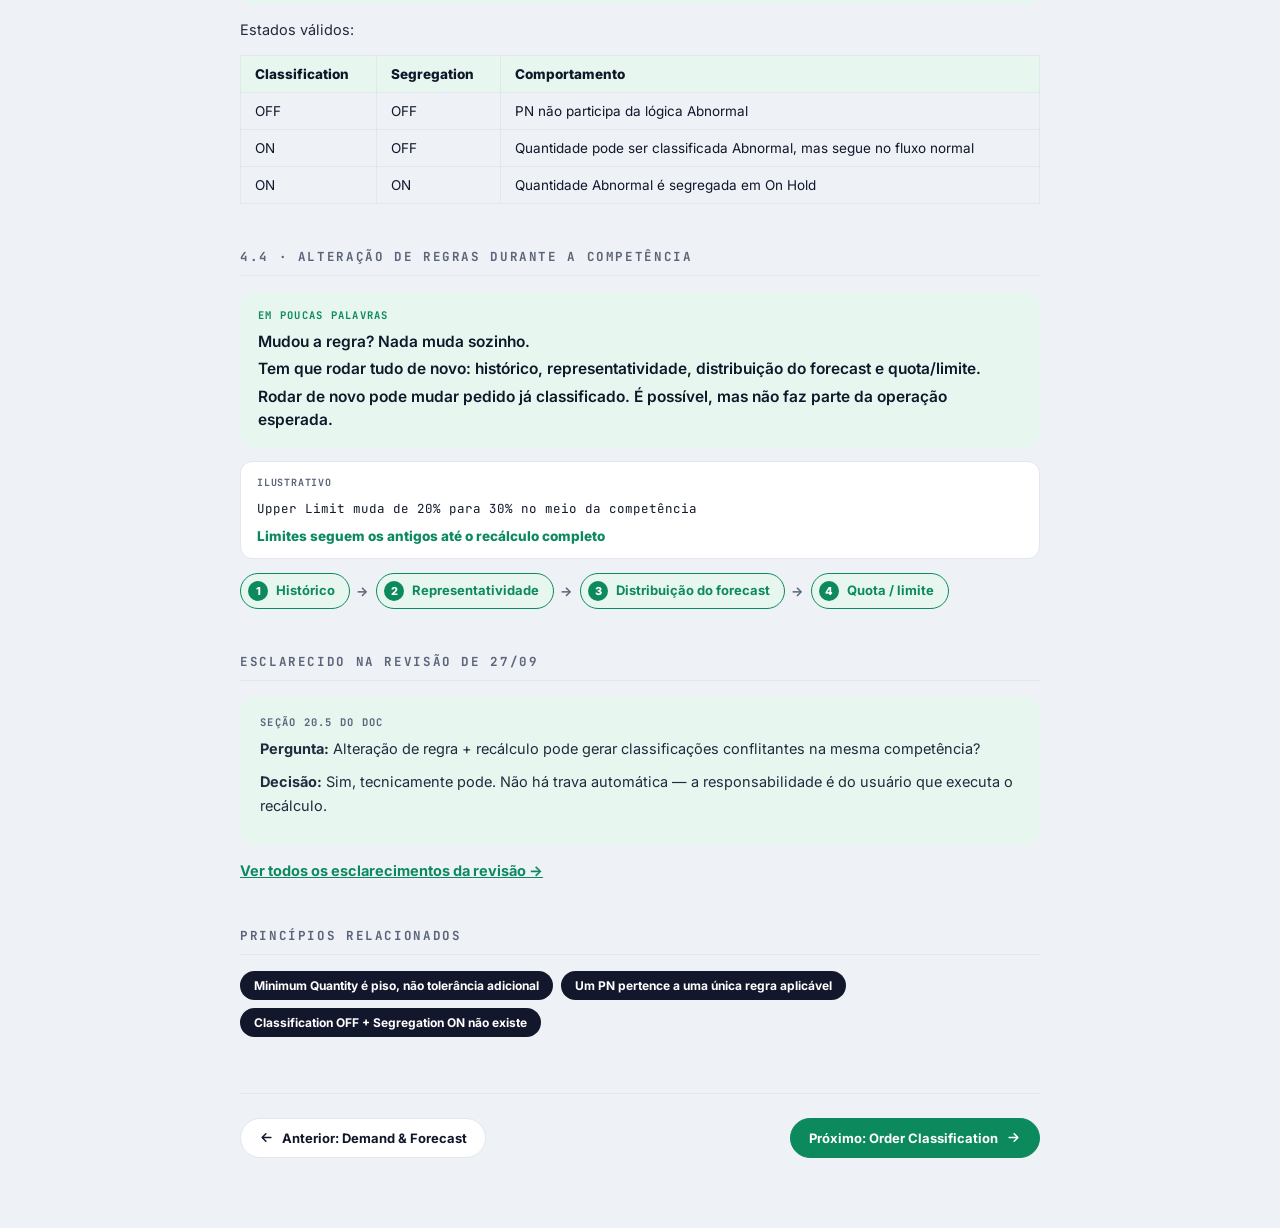
<file: pages/02-business-rules-quota.html>
<!DOCTYPE html>
<html lang="pt-BR">
<head>
<meta charset="UTF-8" />
<meta name="viewport" content="width=device-width, initial-scale=1" />
<title>02 · Business Rules &amp; Quota — Abnormal Order</title>
<link rel="preconnect" href="https://fonts.googleapis.com">
<link href="https://fonts.googleapis.com/css2?family=Inter:wght@400;500;600;700;800;900&family=JetBrains+Mono:wght@400;500;600;700&display=swap" rel="stylesheet">
<link rel="stylesheet" href="../css/base.css">
<link rel="stylesheet" href="../css/detail.css">
<style>
  :root{ --accent:#0C8A5E; --accent-tint:#E7F7F0; }
</style>
</head>
<body>
<div class="wrap">

  <a class="back-link" href="../index.html"><svg viewBox="0 0 24 24" fill="none" stroke="currentColor" stroke-width="2.4" stroke-linecap="round" stroke-linejoin="round"><path d="M19 12H5M11 6l-6 6 6 6"/></svg>Abnormal Order — Visão Geral</a>

  <div class="dom-eyebrow">Domínio 02 / 07 · Mês N-1</div>
  <div class="dom-head">
    <div class="dom-badge"><svg viewBox="0 0 24 24" fill="none" stroke="currentColor" stroke-width="1.9" stroke-linejoin="round" stroke-linecap="round"><path d="M12 2 L20 5 V11 C20 16.2 16.4 20.3 12 22 C7.6 20.3 4 16.2 4 11 V5 Z"/><path d="M8.3 12 L11 14.7 L15.7 9.3"/></svg></div>
    <h1>Business Rules &amp; Quota</h1>
  </div>
  <div class="dom-question">Qual é o limite mensal permitido para este Customer–PN — e o que acontece quando a regra muda no meio da competência?</div>

  <div class="sec" id="entrada-saida">
    <h2>Entrada e saída</h2>
    <div class="ex-row io">
      <div class="ex">
        <div class="ex-lbl">← Entrada · 01 Demand &amp; Forecast · Mês N-1</div>
        <div class="ex-res">Forecast Customer–PN</div>
        <div class="io-note">Forecast do PN × representatividade do cliente.</div>
      </div>
      <div class="ex">
        <div class="ex-lbl">Saída → 03 Order Classification · Mês N0</div>
        <div class="ex-res">Customer–PN Final Limit</div>
        <div class="io-note">Limite do mês usado na avaliação de cada pedido.</div>
      </div>
    </div>
  </div>

  <div class="sec" id="s4-1">
    <h2>4.1 · Regra por PN</h2>
    <div class="plain">
      <div class="lbl">Em poucas palavras</div>
      <p>Cada peça (PN) segue uma regra.</p>
      <p>A regra diz: folga em %, mínimo, se entra na lógica Abnormal e se vai para On Hold.</p>
      <p>Uma peça, uma regra só.</p>
    </div>
    <table>
      <tr><th>Parâmetro (no mínimo)</th><th>O que controla</th></tr>
      <tr><td>Upper Limit %</td><td>Folga percentual acima do Forecast Customer–PN</td></tr>
      <tr><td>Minimum Quantity</td><td>Piso mínimo do limite mensal</td></tr>
      <tr><td>Classification Flag</td><td>Se o PN participa da classificação Abnormal</td></tr>
      <tr><td>Segregation Flag</td><td>Se a quantidade Abnormal vai para On Hold</td></tr>
    </table>
  </div>

  <div class="sec" id="s4-2">
    <h2>4.2 · Limite mensal Customer–PN</h2>
    <div class="plain">
      <div class="lbl">Em poucas palavras</div>
      <p>Cada cliente tem um teto por mês para cada peça.</p>
      <p>Teto = previsão + folga em %. Previsão pequena demais? Vale o mínimo.</p>
      <p>Final Limit é o maior entre forecast × (1 + Upper Limit %) e Minimum Quantity.</p>
      <p>O mínimo é chão. Não soma na folga.</p>
    </div>
    <div class="ex-row">
      <div class="ex">
        <div class="ex-lbl">Exemplo 1 · Upper 20% · Min 10</div>
        <div class="bars" role="img" aria-label="Forecast 100 mais 20% = 120; mínimo 10; Final Limit 120.">
          <div class="bar-row"><span>Cálculo</span><div class="bar"><span class="seg is-soft" style="--w:83.33%">100</span><span class="seg is-soft" style="--w:16.67%">+20</span><i class="marker" style="--x:8.33%"><span>mín 10</span></i></div><span>120</span></div>
          <div class="bar-row"><span>Limite</span><div class="bar"><span class="seg" style="--w:100%">Final Limit</span></div><span>120</span></div>
        </div>
        <div class="ex-res">Final Limit = 120</div>
      </div>
      <div class="ex">
        <div class="ex-lbl">Exemplo 2 · Upper 20% · Min 10</div>
        <div class="bars" role="img" aria-label="Forecast 3 mais 20% = 3,6; abaixo do mínimo 10; Final Limit 10.">
          <div class="bar-row"><span>Cálculo</span><div class="bar"><span class="seg is-soft" style="--w:30%">3</span><span class="seg is-soft" style="--w:6%"></span><i class="marker to-left" style="--x:100%"><span>mín 10</span></i></div><span>3,6</span></div>
          <div class="bar-row"><span>Limite</span><div class="bar"><span class="seg" style="--w:100%">Final Limit</span></div><span>10</span></div>
        </div>
        <div class="ex-res">Final Limit = 10</div>
      </div>
      <div class="ex">
        <div class="ex-lbl">Exemplo 3 · Min 10</div>
        <div class="bars" role="img" aria-label="Forecast 0; Final Limit = mínimo 10.">
          <div class="bar-row"><span>Cálculo</span><div class="bar is-empty"><i class="marker to-left" style="--x:100%"><span>mín 10</span></i></div><span>0</span></div>
          <div class="bar-row"><span>Limite</span><div class="bar"><span class="seg" style="--w:100%">Final Limit</span></div><span>10</span></div>
        </div>
        <div class="ex-res">Final Limit = 10</div>
      </div>
    </div>
    <div class="key" aria-hidden="true"><span><i class="is-soft"></i>Forecast + folga</span><span><i></i>Final Limit</span><span><i class="is-marker"></i>Mínimo</span></div>
    <ol class="flow-steps">
      <li><span class="fs-num">1</span>Forecast Customer–PN</li>
      <li><span class="fs-num">2</span>× (1 + Upper Limit %)</li>
      <li><span class="fs-num">3</span>Compara com Min Qty</li>
      <li><span class="fs-num">4</span>O maior = Final Limit</li>
    </ol>
  </div>

  <div class="sec" id="s4-3">
    <h2>4.3 · Classification e Segregation</h2>
    <div class="plain">
      <div class="lbl">Em poucas palavras</div>
      <p>Classification liga o rótulo Abnormal.</p>
      <p>Segregation manda o Abnormal para a fila On Hold.</p>
      <p>Segregar sem classificar não existe.</p>
    </div>
    <p>Estados válidos:</p>
    <table>
      <tr><th>Classification</th><th>Segregation</th><th>Comportamento</th></tr>
      <tr><td>OFF</td><td>OFF</td><td>PN não participa da lógica Abnormal</td></tr>
      <tr><td>ON</td><td>OFF</td><td>Quantidade pode ser classificada Abnormal, mas segue no fluxo normal</td></tr>
      <tr><td>ON</td><td>ON</td><td>Quantidade Abnormal é segregada em On Hold</td></tr>
    </table>
  </div>

  <div class="sec" id="s4-4">
    <h2>4.4 · Alteração de regras durante a competência</h2>
    <div class="plain">
      <div class="lbl">Em poucas palavras</div>
      <p>Mudou a regra? Nada muda sozinho.</p>
      <p>Tem que rodar tudo de novo: histórico, representatividade, distribuição do forecast e quota/limite.</p>
      <p>Rodar de novo pode mudar pedido já classificado. É possível, mas não faz parte da operação esperada.</p>
    </div>
    <div class="ex-row">
      <div class="ex">
        <div class="ex-lbl">Ilustrativo</div>
        <code>Upper Limit muda de 20% para 30% no meio da competência</code>
        <div class="ex-res">Limites seguem os antigos até o recálculo completo</div>
      </div>
    </div>
    <ol class="flow-steps">
      <li><span class="fs-num">1</span>Histórico</li>
      <li><span class="fs-num">2</span>Representatividade</li>
      <li><span class="fs-num">3</span>Distribuição do forecast</li>
      <li><span class="fs-num">4</span>Quota / limite</li>
    </ol>
  </div>

  <div class="sec">
    <h2>Esclarecido na revisão de 27/09</h2>
    <div class="box">
      <div class="lbl">Seção 20.5 do doc</div>
      <p><b>Pergunta:</b> Alteração de regra + recálculo pode gerar classificações conflitantes na mesma competência?</p>
      <p><b>Decisão:</b> Sim, tecnicamente pode. Não há trava automática — a responsabilidade é do usuário que executa o recálculo.</p>
    </div>
    <p><a href="../index.html#review" style="color:var(--accent); font-weight:700;">Ver todos os esclarecimentos da revisão →</a></p>
  </div>

  <div class="sec">
    <h2>Princípios relacionados</h2>
    <div class="principle-row">
      <div class="principle-chip">Minimum Quantity é piso, não tolerância adicional</div>
      <div class="principle-chip">Um PN pertence a uma única regra aplicável</div>
      <div class="principle-chip">Classification OFF + Segregation ON não existe</div>
    </div>
  </div>

  <div class="nav-footer">
    <a class="nav-btn" href="01-demand-forecast.html"><svg viewBox="0 0 24 24" fill="none" stroke="currentColor" stroke-width="2.4" stroke-linecap="round" stroke-linejoin="round"><path d="M19 12H5M11 6l-6 6 6 6"/></svg>Anterior: Demand &amp; Forecast</a>
    <a class="nav-btn next" href="03-order-classification.html">Próximo: Order Classification<svg viewBox="0 0 24 24" fill="none" stroke="currentColor" stroke-width="2.4" stroke-linecap="round" stroke-linejoin="round"><path d="M5 12h14M13 6l6 6-6 6"/></svg></a>
  </div>

</div>
</body>
</html>
</file>
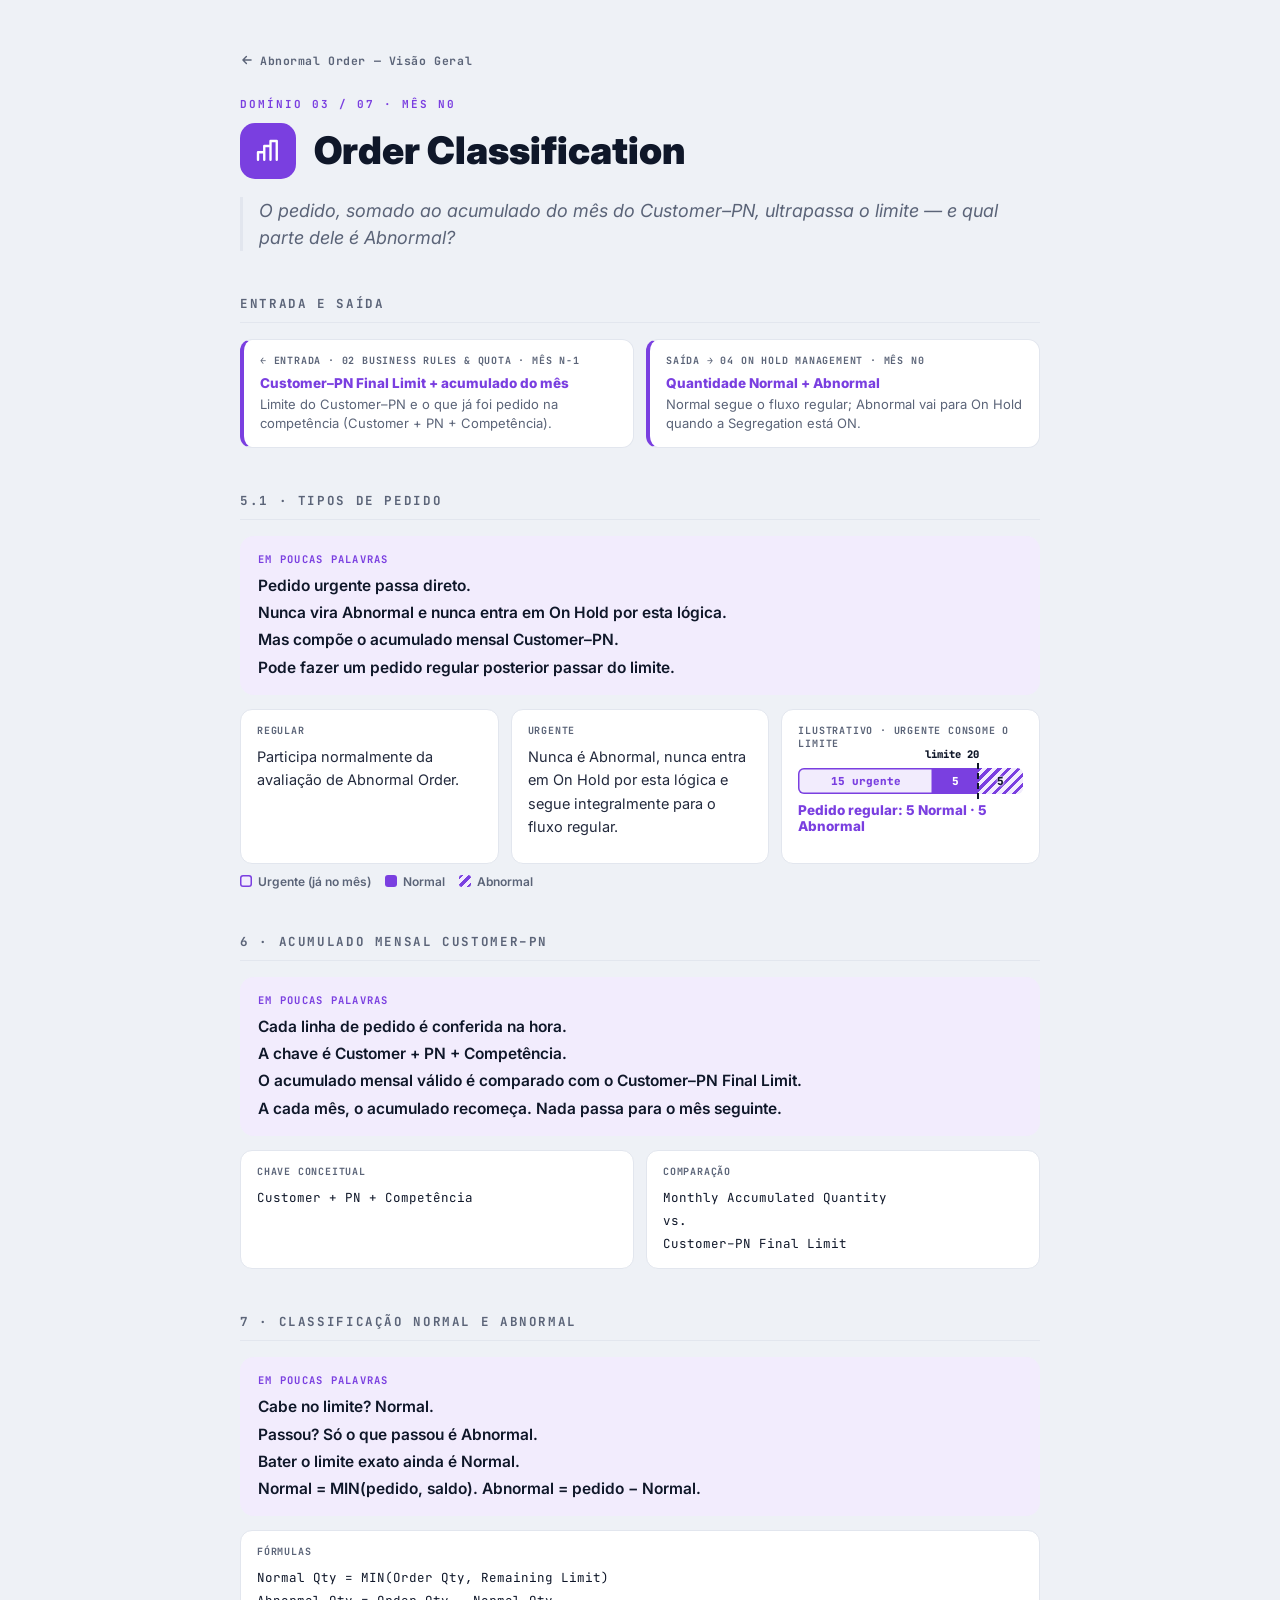
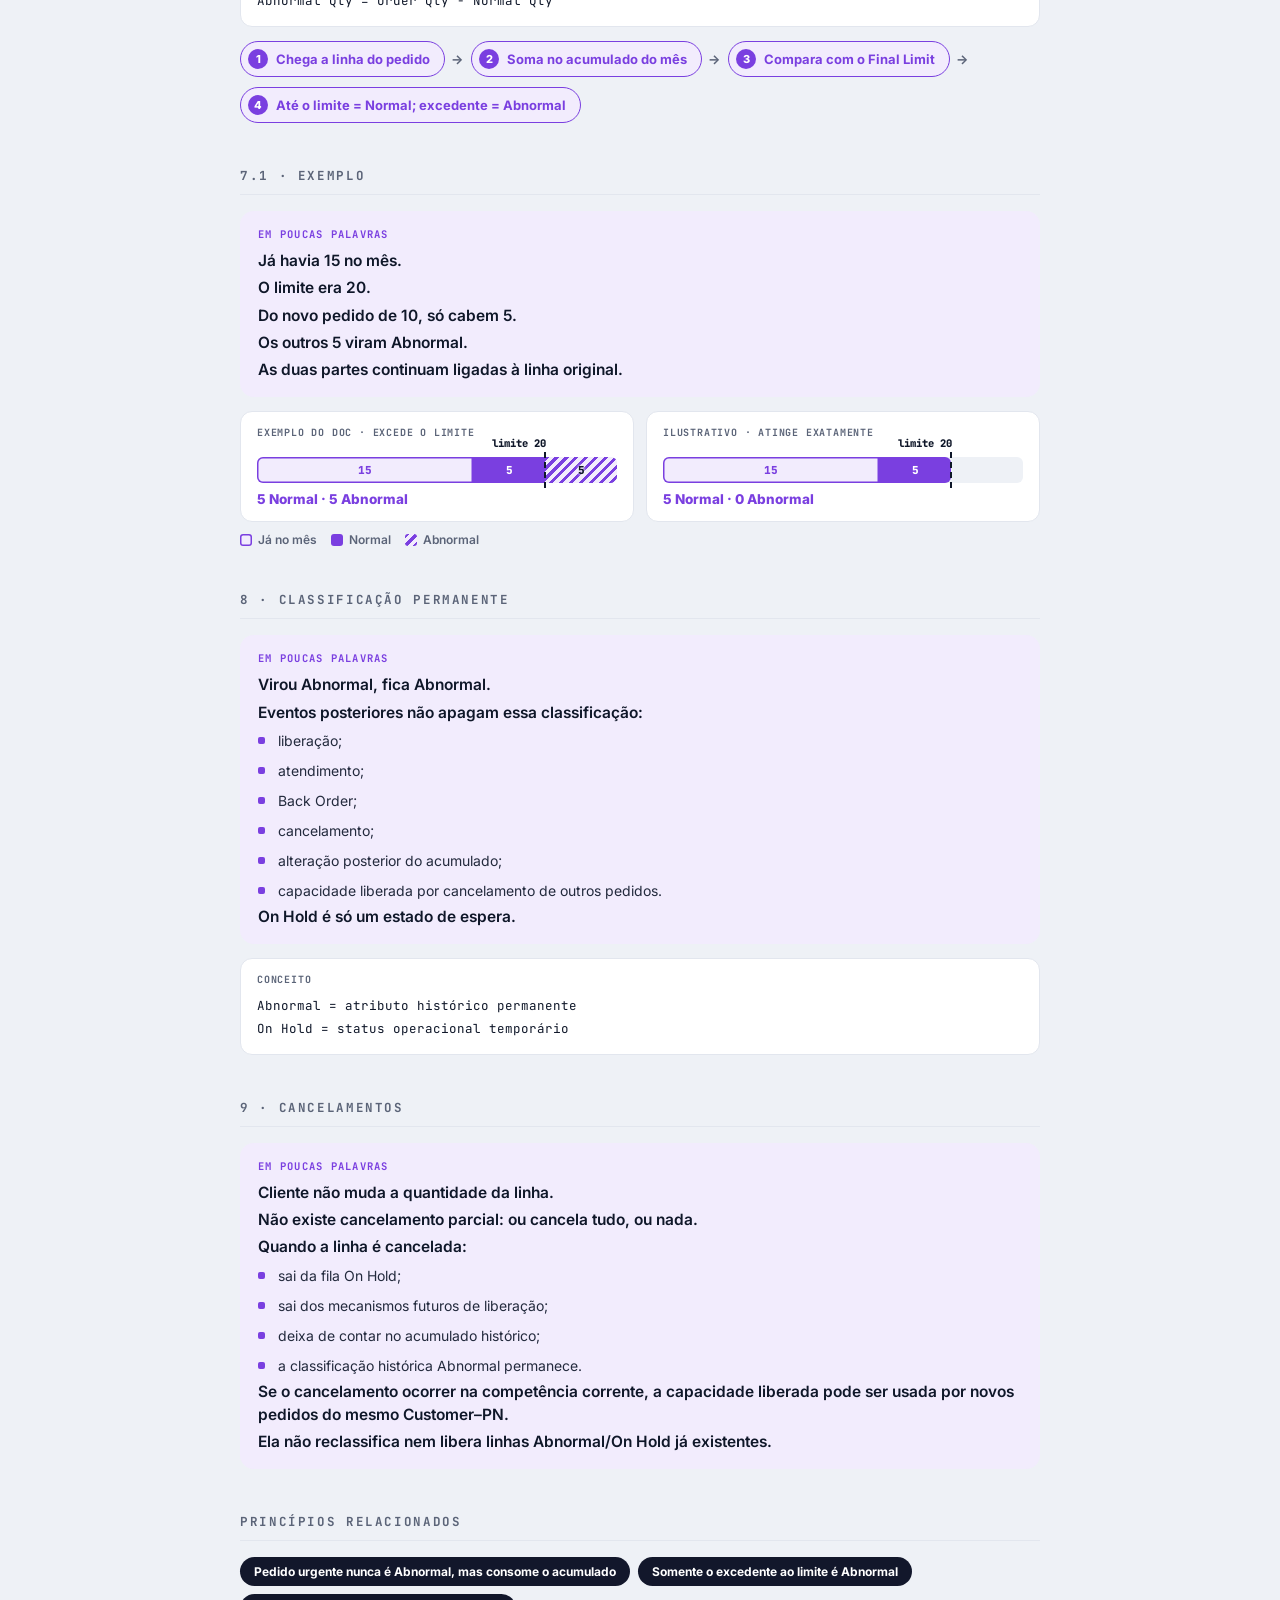
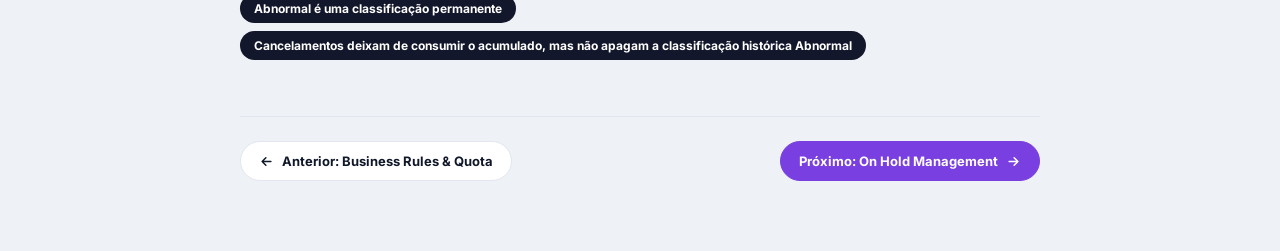
<file: pages/03-order-classification.html>
<!DOCTYPE html>
<html lang="pt-BR">
<head>
<meta charset="UTF-8" />
<meta name="viewport" content="width=device-width, initial-scale=1" />
<title>03 · Order Classification — Abnormal Order</title>
<link rel="preconnect" href="https://fonts.googleapis.com">
<link href="https://fonts.googleapis.com/css2?family=Inter:wght@400;500;600;700;800;900&family=JetBrains+Mono:wght@400;500;600;700&display=swap" rel="stylesheet">
<link rel="stylesheet" href="../css/base.css">
<link rel="stylesheet" href="../css/detail.css">
<style>
  :root{ --accent:#7A3FE0; --accent-tint:#F2ECFD; }
</style>
</head>
<body>
<div class="wrap">

  <a class="back-link" href="../index.html"><svg viewBox="0 0 24 24" fill="none" stroke="currentColor" stroke-width="2.4" stroke-linecap="round" stroke-linejoin="round"><path d="M19 12H5M11 6l-6 6 6 6"/></svg>Abnormal Order — Visão Geral</a>

  <div class="dom-eyebrow">Domínio 03 / 07 · Mês N0</div>
  <div class="dom-head">
    <div class="dom-badge"><svg viewBox="0 0 24 24" fill="none" stroke="currentColor" stroke-width="1.9" stroke-linecap="round" stroke-linejoin="round"><path d="M4 19 L4 13 L9 13 L9 19 M9 19 L9 8 L14 8 L14 19 M14 19 L14 4 L19 4 L19 19"/></svg></div>
    <h1>Order Classification</h1>
  </div>
  <div class="dom-question">O pedido, somado ao acumulado do mês do Customer–PN, ultrapassa o limite — e qual parte dele é Abnormal?</div>

  <div class="sec" id="entrada-saida">
    <h2>Entrada e saída</h2>
    <div class="ex-row io">
      <div class="ex">
        <div class="ex-lbl">← Entrada · 02 Business Rules &amp; Quota · Mês N-1</div>
        <div class="ex-res">Customer–PN Final Limit + acumulado do mês</div>
        <div class="io-note">Limite do Customer–PN e o que já foi pedido na competência (Customer + PN + Competência).</div>
      </div>
      <div class="ex">
        <div class="ex-lbl">Saída → 04 On Hold Management · Mês N0</div>
        <div class="ex-res">Quantidade Normal + Abnormal</div>
        <div class="io-note">Normal segue o fluxo regular; Abnormal vai para On Hold quando a Segregation está ON.</div>
      </div>
    </div>
  </div>

  <div class="sec" id="s5-1">
    <h2>5.1 · Tipos de pedido</h2>
    <div class="plain">
      <div class="lbl">Em poucas palavras</div>
      <p>Pedido urgente passa direto.</p>
      <p>Nunca vira Abnormal e nunca entra em On Hold por esta lógica.</p>
      <p>Mas compõe o acumulado mensal Customer–PN.</p>
      <p>Pode fazer um pedido regular posterior passar do limite.</p>
    </div>
    <div class="ex-row">
      <div class="ex">
        <div class="ex-lbl">Regular</div>
        <p>Participa normalmente da avaliação de Abnormal Order.</p>
      </div>
      <div class="ex">
        <div class="ex-lbl">Urgente</div>
        <p>Nunca é Abnormal, nunca entra em On Hold por esta lógica e segue integralmente para o fluxo regular.</p>
      </div>
      <div class="ex">
        <div class="ex-lbl">Ilustrativo · urgente consome o limite</div>
        <div class="bar" role="img" aria-label="Limite 20. Pedido urgente 15 consome o limite sem ser avaliado. Pedido regular de 10: 5 Normal, 5 Abnormal.">
          <span class="seg is-soft" style="--w:60%">15 urgente</span>
          <span class="seg" style="--w:20%">5</span>
          <span class="seg is-hatched" style="--w:20%">5</span>
          <i class="marker to-left" style="--x:80%"><span>limite 20</span></i>
        </div>
        <div class="ex-res">Pedido regular: 5 Normal · 5 Abnormal</div>
      </div>
    </div>
    <div class="key" aria-hidden="true"><span><i class="is-soft"></i>Urgente (já no mês)</span><span><i></i>Normal</span><span><i class="is-hatched"></i>Abnormal</span></div>
  </div>

  <div class="sec" id="s6">
    <h2>6 · Acumulado mensal Customer–PN</h2>
    <div class="plain">
      <div class="lbl">Em poucas palavras</div>
      <p>Cada linha de pedido é conferida na hora.</p>
      <p>A chave é Customer + PN + Competência.</p>
      <p>O acumulado mensal válido é comparado com o Customer–PN Final Limit.</p>
      <p>A cada mês, o acumulado recomeça. Nada passa para o mês seguinte.</p>
    </div>
    <div class="ex-row">
      <div class="ex">
        <div class="ex-lbl">Chave conceitual</div>
        <code>Customer + PN + Competência</code>
      </div>
      <div class="ex">
        <div class="ex-lbl">Comparação</div>
        <code>Monthly Accumulated Quantity<br/>vs.<br/>Customer–PN Final Limit</code>
      </div>
    </div>
  </div>

  <div class="sec" id="s7">
    <h2>7 · Classificação Normal e Abnormal</h2>
    <div class="plain">
      <div class="lbl">Em poucas palavras</div>
      <p>Cabe no limite? Normal.</p>
      <p>Passou? Só o que passou é Abnormal.</p>
      <p>Bater o limite exato ainda é Normal.</p>
      <p>Normal = MIN(pedido, saldo). Abnormal = pedido − Normal.</p>
    </div>
    <div class="ex-row">
      <div class="ex">
        <div class="ex-lbl">Fórmulas</div>
        <code>Normal Qty = MIN(Order Qty, Remaining Limit)<br/>Abnormal Qty = Order Qty − Normal Qty</code>
      </div>
    </div>
    <ol class="flow-steps">
      <li><span class="fs-num">1</span>Chega a linha do pedido</li>
      <li><span class="fs-num">2</span>Soma no acumulado do mês</li>
      <li><span class="fs-num">3</span>Compara com o Final Limit</li>
      <li><span class="fs-num">4</span>Até o limite = Normal; excedente = Abnormal</li>
    </ol>
  </div>

  <div class="sec" id="s7-1">
    <h2>7.1 · Exemplo</h2>
    <div class="plain">
      <div class="lbl">Em poucas palavras</div>
      <p>Já havia 15 no mês.</p>
      <p>O limite era 20.</p>
      <p>Do novo pedido de 10, só cabem 5.</p>
      <p>Os outros 5 viram Abnormal.</p>
      <p>As duas partes continuam ligadas à linha original.</p>
    </div>
    <div class="ex-row">
      <div class="ex">
        <div class="ex-lbl">Exemplo do doc · excede o limite</div>
        <div class="bar" role="img" aria-label="Limite 20. Já no mês: 15. Pedido de 10: 5 Normal até o limite, 5 Abnormal acima.">
          <span class="seg is-soft" style="--w:60%">15</span>
          <span class="seg" style="--w:20%">5</span>
          <span class="seg is-hatched" style="--w:20%">5</span>
          <i class="marker to-left" style="--x:80%"><span>limite 20</span></i>
        </div>
        <div class="ex-res">5 Normal · 5 Abnormal</div>
      </div>
      <div class="ex">
        <div class="ex-lbl">Ilustrativo · atinge exatamente</div>
        <div class="bar" role="img" aria-label="Limite 20. Já no mês 15. Pedido 5: tudo Normal, nada acima do limite.">
          <span class="seg is-soft" style="--w:60%">15</span>
          <span class="seg" style="--w:20%">5</span>
          <i class="marker to-left" style="--x:80%"><span>limite 20</span></i>
        </div>
        <div class="ex-res">5 Normal · 0 Abnormal</div>
      </div>
    </div>
    <div class="key" aria-hidden="true"><span><i class="is-soft"></i>Já no mês</span><span><i></i>Normal</span><span><i class="is-hatched"></i>Abnormal</span></div>
  </div>

  <div class="sec" id="s8">
    <h2>8 · Classificação permanente</h2>
    <div class="plain">
      <div class="lbl">Em poucas palavras</div>
      <p>Virou Abnormal, fica Abnormal.</p>
      <p>Eventos posteriores não apagam essa classificação:</p>
      <ul>
        <li>liberação;</li>
        <li>atendimento;</li>
        <li>Back Order;</li>
        <li>cancelamento;</li>
        <li>alteração posterior do acumulado;</li>
        <li>capacidade liberada por cancelamento de outros pedidos.</li>
      </ul>
      <p>On Hold é só um estado de espera.</p>
    </div>
    <div class="ex-row">
      <div class="ex">
        <div class="ex-lbl">Conceito</div>
        <code>Abnormal = atributo histórico permanente<br/>On Hold = status operacional temporário</code>
      </div>
    </div>
  </div>

  <div class="sec" id="s9">
    <h2>9 · Cancelamentos</h2>
    <div class="plain">
      <div class="lbl">Em poucas palavras</div>
      <p>Cliente não muda a quantidade da linha.</p>
      <p>Não existe cancelamento parcial: ou cancela tudo, ou nada.</p>
      <p>Quando a linha é cancelada:</p>
      <ul>
        <li>sai da fila On Hold;</li>
        <li>sai dos mecanismos futuros de liberação;</li>
        <li>deixa de contar no acumulado histórico;</li>
        <li>a classificação histórica Abnormal permanece.</li>
      </ul>
      <p>Se o cancelamento ocorrer na competência corrente, a capacidade liberada pode ser usada por novos pedidos do mesmo Customer–PN.</p>
      <p>Ela não reclassifica nem libera linhas Abnormal/On Hold já existentes.</p>
    </div>
  </div>

  <div class="sec">
    <h2>Princípios relacionados</h2>
    <div class="principle-row">
      <div class="principle-chip">Pedido urgente nunca é Abnormal, mas consome o acumulado</div>
      <div class="principle-chip">Somente o excedente ao limite é Abnormal</div>
      <div class="principle-chip">Abnormal é uma classificação permanente</div>
      <div class="principle-chip">Cancelamentos deixam de consumir o acumulado, mas não apagam a classificação histórica Abnormal</div>
    </div>
  </div>

  <div class="nav-footer">
    <a class="nav-btn" href="02-business-rules-quota.html"><svg viewBox="0 0 24 24" fill="none" stroke="currentColor" stroke-width="2.4" stroke-linecap="round" stroke-linejoin="round"><path d="M19 12H5M11 6l-6 6 6 6"/></svg>Anterior: Business Rules &amp; Quota</a>
    <a class="nav-btn next" href="04-on-hold-management.html">Próximo: On Hold Management<svg viewBox="0 0 24 24" fill="none" stroke="currentColor" stroke-width="2.4" stroke-linecap="round" stroke-linejoin="round"><path d="M5 12h14M13 6l6 6-6 6"/></svg></a>
  </div>

</div>
</body>
</html>
</file>
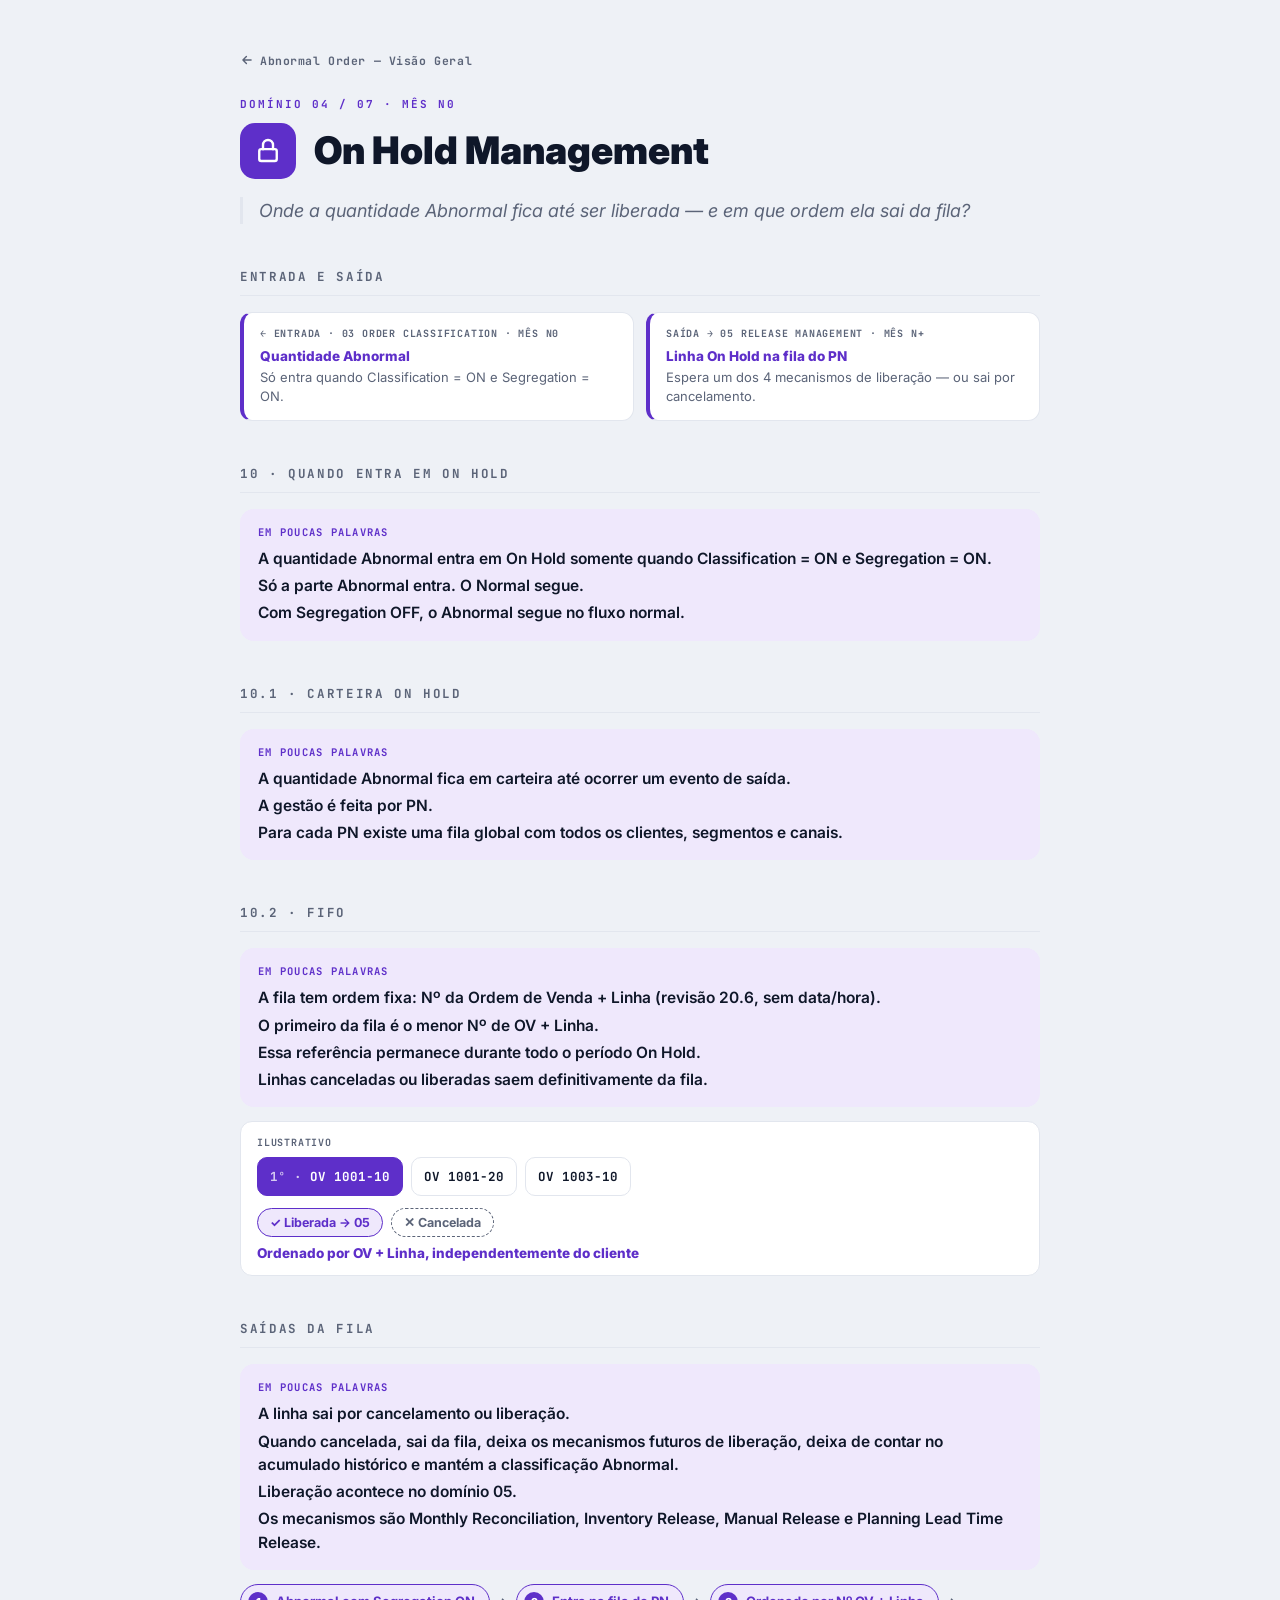
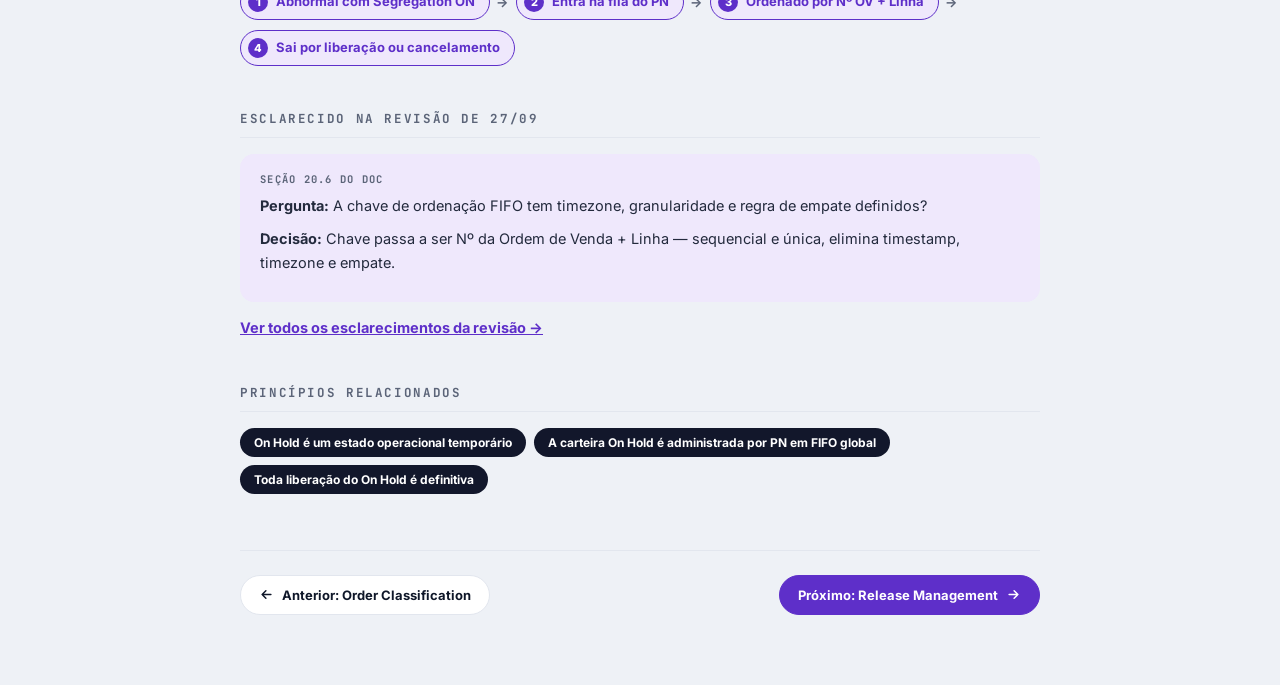
<file: pages/04-on-hold-management.html>
<!DOCTYPE html>
<html lang="pt-BR">
<head>
<meta charset="UTF-8" />
<meta name="viewport" content="width=device-width, initial-scale=1" />
<title>04 · On Hold Management — Abnormal Order</title>
<link rel="preconnect" href="https://fonts.googleapis.com">
<link href="https://fonts.googleapis.com/css2?family=Inter:wght@400;500;600;700;800;900&family=JetBrains+Mono:wght@400;500;600;700&display=swap" rel="stylesheet">
<link rel="stylesheet" href="../css/base.css">
<link rel="stylesheet" href="../css/detail.css">
<style>
  :root{ --accent:#5E2FC9; --accent-tint:#EFE8FC; }
</style>
</head>
<body>
<div class="wrap">

  <a class="back-link" href="../index.html"><svg viewBox="0 0 24 24" fill="none" stroke="currentColor" stroke-width="2.4" stroke-linecap="round" stroke-linejoin="round"><path d="M19 12H5M11 6l-6 6 6 6"/></svg>Abnormal Order — Visão Geral</a>

  <div class="dom-eyebrow">Domínio 04 / 07 · Mês N0</div>
  <div class="dom-head">
    <div class="dom-badge"><svg viewBox="0 0 24 24" fill="none" stroke="currentColor" stroke-width="1.9" stroke-linejoin="round" stroke-linecap="round"><rect x="5" y="10.5" width="14" height="9.5" rx="1.6"/><path d="M8 10.5 V7.2 a4 4 0 0 1 8 0 V10.5"/></svg></div>
    <h1>On Hold Management</h1>
  </div>
  <div class="dom-question">Onde a quantidade Abnormal fica até ser liberada — e em que ordem ela sai da fila?</div>

  <div class="sec" id="entrada-saida">
    <h2>Entrada e saída</h2>
    <div class="ex-row io">
      <div class="ex">
        <div class="ex-lbl">← Entrada · 03 Order Classification · Mês N0</div>
        <div class="ex-res">Quantidade Abnormal</div>
        <div class="io-note">Só entra quando Classification = ON e Segregation = ON.</div>
      </div>
      <div class="ex">
        <div class="ex-lbl">Saída → 05 Release Management · Mês N+</div>
        <div class="ex-res">Linha On Hold na fila do PN</div>
        <div class="io-note">Espera um dos 4 mecanismos de liberação — ou sai por cancelamento.</div>
      </div>
    </div>
  </div>

  <div class="sec" id="s10">
    <h2>10 · Quando entra em On Hold</h2>
    <div class="plain">
      <div class="lbl">Em poucas palavras</div>
      <p>A quantidade Abnormal entra em On Hold somente quando Classification = ON e Segregation = ON.</p>
      <p>Só a parte Abnormal entra. O Normal segue.</p>
      <p>Com Segregation OFF, o Abnormal segue no fluxo normal.</p>
    </div>
  </div>

  <div class="sec" id="s10-1">
    <h2>10.1 · Carteira On Hold</h2>
    <div class="plain">
      <div class="lbl">Em poucas palavras</div>
      <p>A quantidade Abnormal fica em carteira até ocorrer um evento de saída.</p>
      <p>A gestão é feita por PN.</p>
      <p>Para cada PN existe uma fila global com todos os clientes, segmentos e canais.</p>
    </div>
  </div>

  <div class="sec" id="s10-2">
    <h2>10.2 · FIFO</h2>
    <div class="plain">
      <div class="lbl">Em poucas palavras</div>
      <p>A fila tem ordem fixa: Nº da Ordem de Venda + Linha (revisão 20.6, sem data/hora).</p>
      <p>O primeiro da fila é o menor Nº de OV + Linha.</p>
      <p>Essa referência permanece durante todo o período On Hold.</p>
      <p>Linhas canceladas ou liberadas saem definitivamente da fila.</p>
    </div>
    <div class="ex-row">
      <div class="ex">
        <div class="ex-lbl">Ilustrativo</div>
        <ol class="queue" aria-label="Fila On Hold do PN, na ordem Nº OV + Linha">
          <li>OV 1001-10</li>
          <li>OV 1001-20</li>
          <li>OV 1003-10</li>
        </ol>
        <div class="q-exits">
          <span class="q-exit">✓ Liberada → 05</span>
          <span class="q-exit is-out">✕ Cancelada</span>
        </div>
        <div class="ex-res">Ordenado por OV + Linha, independentemente do cliente</div>
      </div>
    </div>
  </div>

  <div class="sec" id="saidas">
    <h2>Saídas da fila</h2>
    <div class="plain">
      <div class="lbl">Em poucas palavras</div>
      <p>A linha sai por cancelamento ou liberação.</p>
      <p>Quando cancelada, sai da fila, deixa os mecanismos futuros de liberação, deixa de contar no acumulado histórico e mantém a classificação Abnormal.</p>
      <p>Liberação acontece no domínio 05.</p>
      <p>Os mecanismos são Monthly Reconciliation, Inventory Release, Manual Release e Planning Lead Time Release.</p>
    </div>
    <ol class="flow-steps">
      <li><span class="fs-num">1</span>Abnormal com Segregation ON</li>
      <li><span class="fs-num">2</span>Entra na fila do PN</li>
      <li><span class="fs-num">3</span>Ordenado por Nº OV + Linha</li>
      <li><span class="fs-num">4</span>Sai por liberação ou cancelamento</li>
    </ol>
  </div>

  <div class="sec">
    <h2>Esclarecido na revisão de 27/09</h2>
    <div class="box">
      <div class="lbl">Seção 20.6 do doc</div>
      <p><b>Pergunta:</b> A chave de ordenação FIFO tem timezone, granularidade e regra de empate definidos?</p>
      <p><b>Decisão:</b> Chave passa a ser Nº da Ordem de Venda + Linha — sequencial e única, elimina timestamp, timezone e empate.</p>
    </div>
    <p><a href="../index.html#review" style="color:var(--accent); font-weight:700;">Ver todos os esclarecimentos da revisão →</a></p>
  </div>

  <div class="sec">
    <h2>Princípios relacionados</h2>
    <div class="principle-row">
      <div class="principle-chip">On Hold é um estado operacional temporário</div>
      <div class="principle-chip">A carteira On Hold é administrada por PN em FIFO global</div>
      <div class="principle-chip">Toda liberação do On Hold é definitiva</div>
    </div>
  </div>

  <div class="nav-footer">
    <a class="nav-btn" href="03-order-classification.html"><svg viewBox="0 0 24 24" fill="none" stroke="currentColor" stroke-width="2.4" stroke-linecap="round" stroke-linejoin="round"><path d="M19 12H5M11 6l-6 6 6 6"/></svg>Anterior: Order Classification</a>
    <a class="nav-btn next" href="05-release-management.html">Próximo: Release Management<svg viewBox="0 0 24 24" fill="none" stroke="currentColor" stroke-width="2.4" stroke-linecap="round" stroke-linejoin="round"><path d="M5 12h14M13 6l6 6-6 6"/></svg></a>
  </div>

</div>
</body>
</html>
</file>
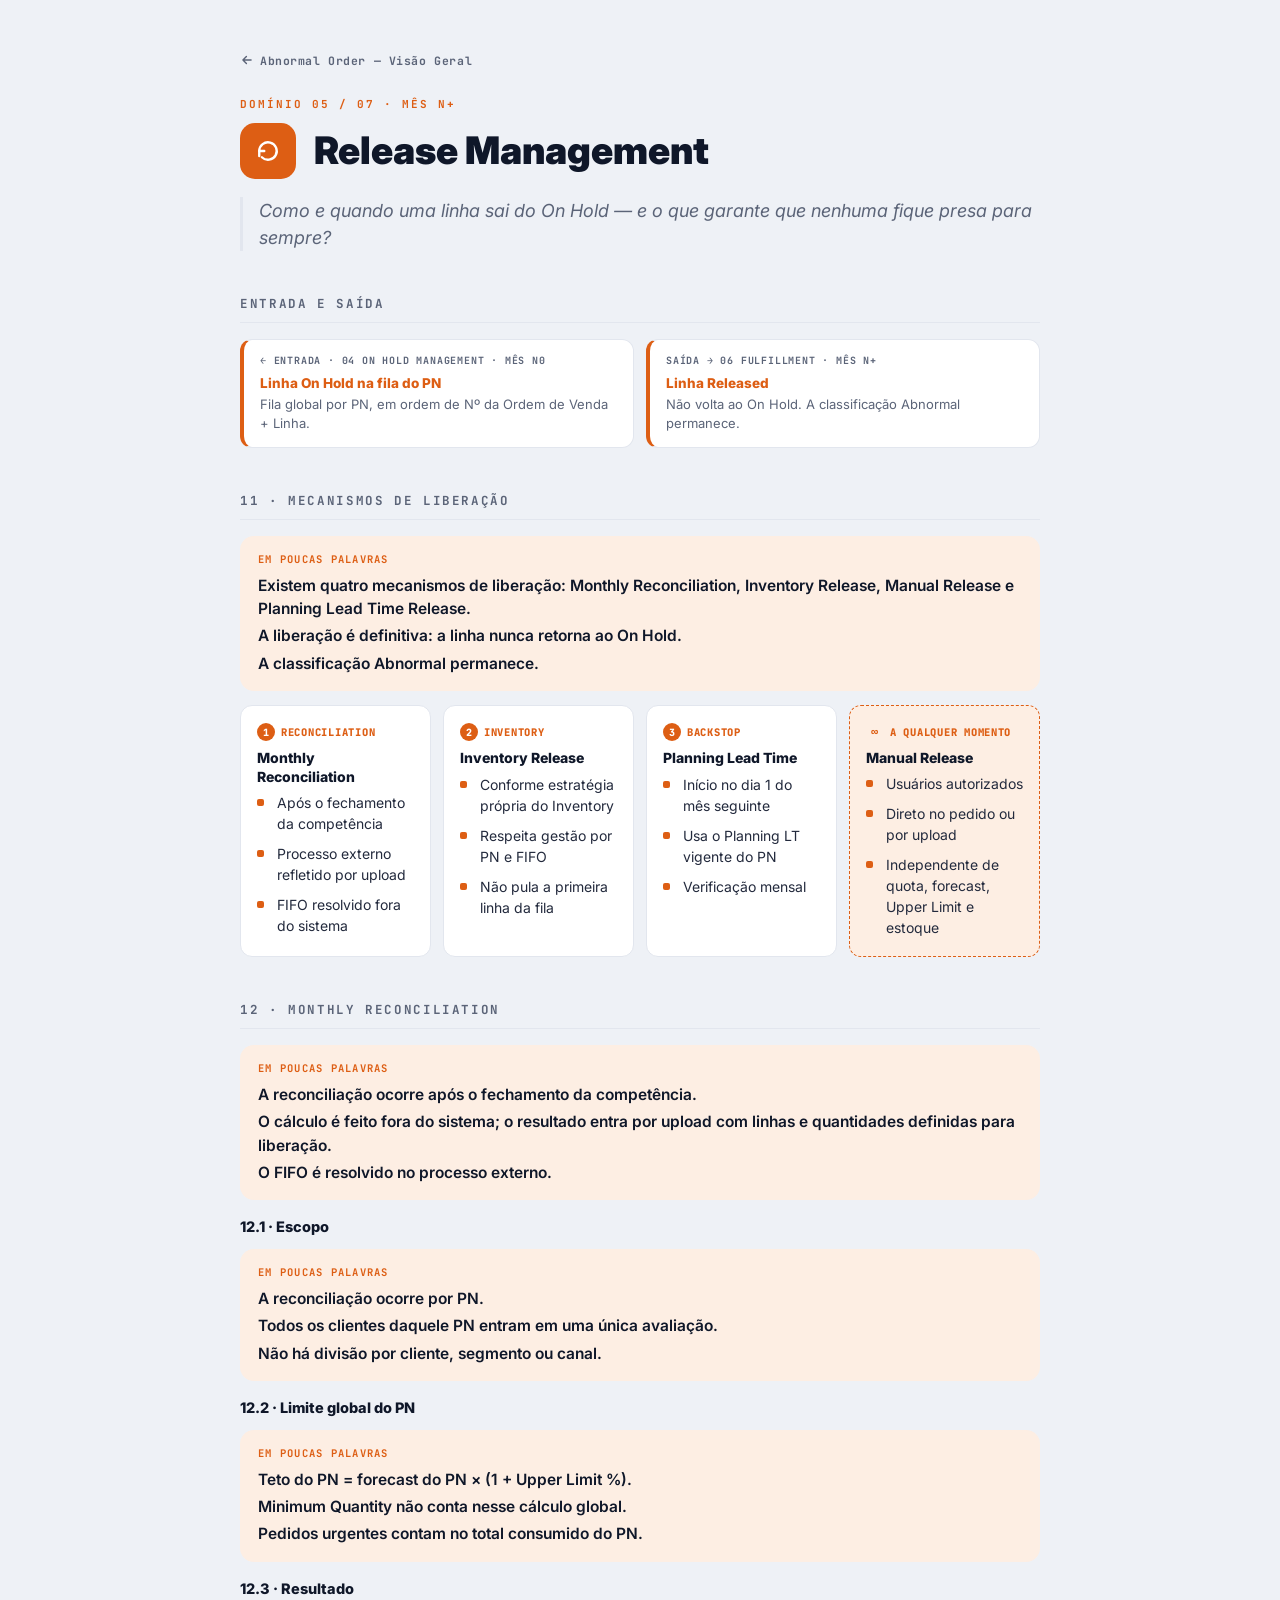
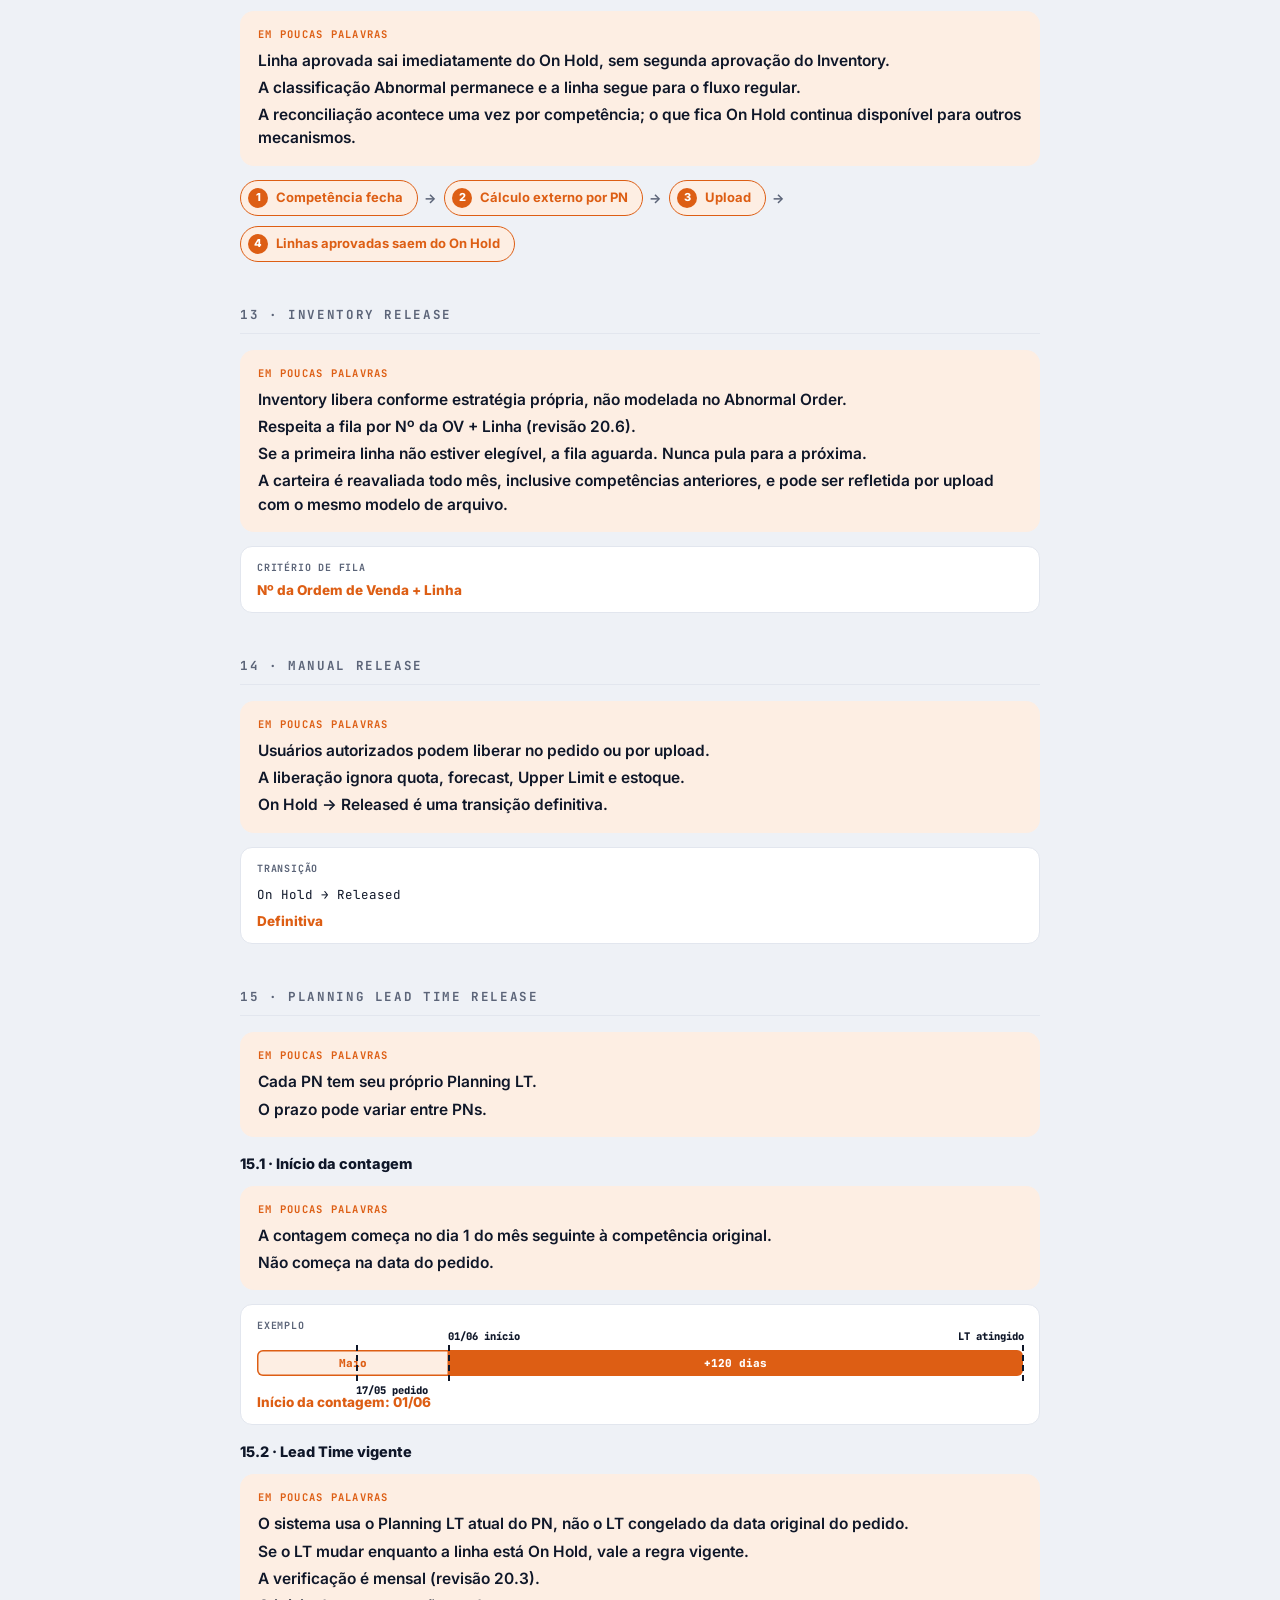
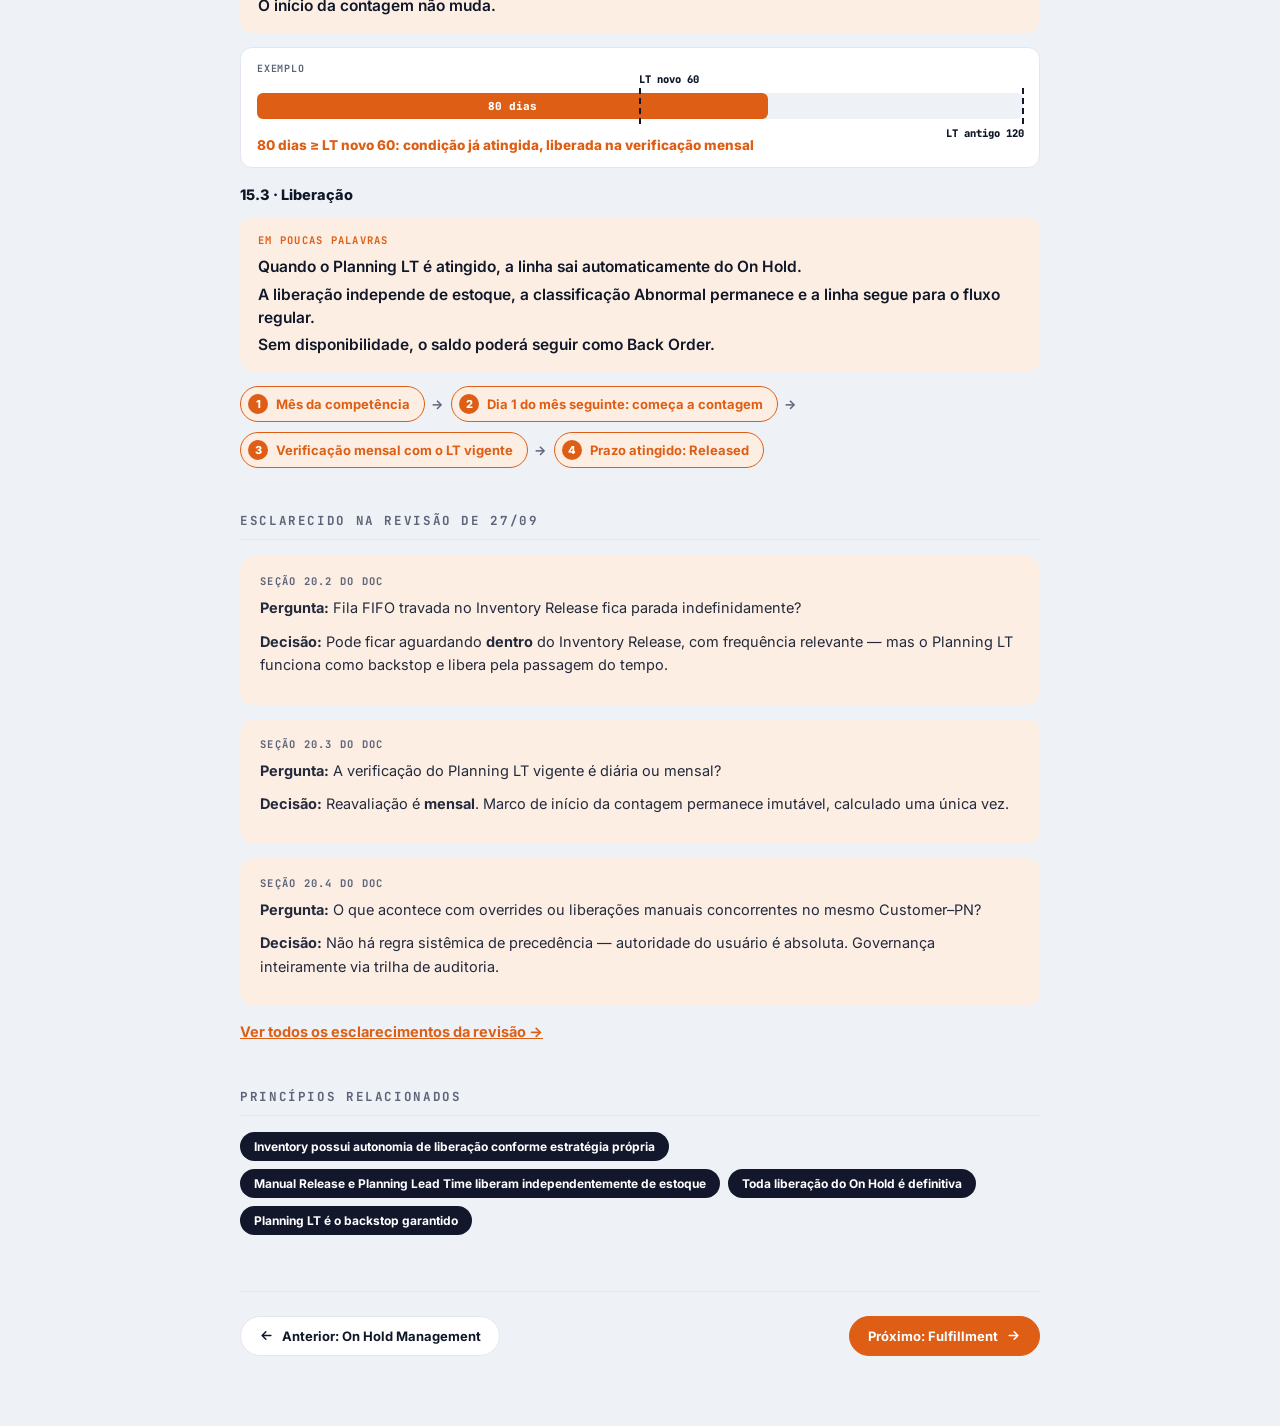
<file: pages/05-release-management.html>
<!DOCTYPE html>
<html lang="pt-BR">
<head>
<meta charset="UTF-8" />
<meta name="viewport" content="width=device-width, initial-scale=1" />
<title>05 · Release Management — Abnormal Order</title>
<link rel="preconnect" href="https://fonts.googleapis.com">
<link href="https://fonts.googleapis.com/css2?family=Inter:wght@400;500;600;700;800;900&family=JetBrains+Mono:wght@400;500;600;700&display=swap" rel="stylesheet">
<link rel="stylesheet" href="../css/base.css">
<link rel="stylesheet" href="../css/detail.css">
<style>
  :root{ --accent:#DD5E14; --accent-tint:#FDEEE3; }
</style>
</head>
<body>
<div class="wrap">

  <a class="back-link" href="../index.html"><svg viewBox="0 0 24 24" fill="none" stroke="currentColor" stroke-width="2.4" stroke-linecap="round" stroke-linejoin="round"><path d="M19 12H5M11 6l-6 6 6 6"/></svg>Abnormal Order — Visão Geral</a>

  <div class="dom-eyebrow">Domínio 05 / 07 · Mês N+</div>
  <div class="dom-head">
    <div class="dom-badge"><svg viewBox="0 0 24 24" fill="none" stroke="currentColor" stroke-width="1.9" stroke-linecap="round" stroke-linejoin="round"><path d="M5 12 a7 7 0 1 1 2.1 5"/><path d="M5 16 V12 H9"/></svg></div>
    <h1>Release Management</h1>
  </div>
  <div class="dom-question">Como e quando uma linha sai do On Hold — e o que garante que nenhuma fique presa para sempre?</div>

  <div class="sec" id="entrada-saida">
    <h2>Entrada e saída</h2>
    <div class="ex-row io">
      <div class="ex">
        <div class="ex-lbl">← Entrada · 04 On Hold Management · Mês N0</div>
        <div class="ex-res">Linha On Hold na fila do PN</div>
        <div class="io-note">Fila global por PN, em ordem de Nº da Ordem de Venda + Linha.</div>
      </div>
      <div class="ex">
        <div class="ex-lbl">Saída → 06 Fulfillment · Mês N+</div>
        <div class="ex-res">Linha Released</div>
        <div class="io-note">Não volta ao On Hold. A classificação Abnormal permanece.</div>
      </div>
    </div>
  </div>

  <div class="sec" id="s11">
    <h2>11 · Mecanismos de liberação</h2>
    <div class="plain">
      <div class="lbl">Em poucas palavras</div>
      <p>Existem quatro mecanismos de liberação: Monthly Reconciliation, Inventory Release, Manual Release e Planning Lead Time Release.</p>
      <p>A liberação é definitiva: a linha nunca retorna ao On Hold.</p>
      <p>A classificação Abnormal permanece.</p>
    </div>
    <div class="mech-grid">
      <div class="mech">
        <div class="mech-badge"><span class="mech-num">1</span>Reconciliation</div>
        <div class="mech-title">Monthly Reconciliation</div>
        <ul>
          <li>Após o fechamento da competência</li>
          <li>Processo externo refletido por upload</li>
          <li>FIFO resolvido fora do sistema</li>
        </ul>
      </div>
      <div class="mech">
        <div class="mech-badge"><span class="mech-num">2</span>Inventory</div>
        <div class="mech-title">Inventory Release</div>
        <ul>
          <li>Conforme estratégia própria do Inventory</li>
          <li>Respeita gestão por PN e FIFO</li>
          <li>Não pula a primeira linha da fila</li>
        </ul>
      </div>
      <div class="mech">
        <div class="mech-badge"><span class="mech-num">3</span>Backstop</div>
        <div class="mech-title">Planning Lead Time</div>
        <ul>
          <li>Início no dia 1 do mês seguinte</li>
          <li>Usa o Planning LT vigente do PN</li>
          <li>Verificação mensal</li>
        </ul>
      </div>
      <div class="mech mech-anytime">
        <div class="mech-badge"><span class="mech-num">∞</span>A qualquer momento</div>
        <div class="mech-title">Manual Release</div>
        <ul>
          <li>Usuários autorizados</li>
          <li>Direto no pedido ou por upload</li>
          <li>Independente de quota, forecast, Upper Limit e estoque</li>
        </ul>
      </div>
    </div>
  </div>

  <div class="sec" id="s12">
    <h2>12 · Monthly Reconciliation</h2>
    <div class="plain">
      <div class="lbl">Em poucas palavras</div>
      <p>A reconciliação ocorre após o fechamento da competência.</p>
      <p>O cálculo é feito fora do sistema; o resultado entra por upload com linhas e quantidades definidas para liberação.</p>
      <p>O FIFO é resolvido no processo externo.</p>
    </div>

    <h3 id="s12-1">12.1 · Escopo</h3>
    <div class="plain">
      <div class="lbl">Em poucas palavras</div>
      <p>A reconciliação ocorre por PN.</p>
      <p>Todos os clientes daquele PN entram em uma única avaliação.</p>
      <p>Não há divisão por cliente, segmento ou canal.</p>
    </div>

    <h3 id="s12-2">12.2 · Limite global do PN</h3>
    <div class="plain">
      <div class="lbl">Em poucas palavras</div>
      <p>Teto do PN = forecast do PN × (1 + Upper Limit %).</p>
      <p>Minimum Quantity não conta nesse cálculo global.</p>
      <p>Pedidos urgentes contam no total consumido do PN.</p>
    </div>

    <h3 id="s12-3">12.3 · Resultado</h3>
    <div class="plain">
      <div class="lbl">Em poucas palavras</div>
      <p>Linha aprovada sai imediatamente do On Hold, sem segunda aprovação do Inventory.</p>
      <p>A classificação Abnormal permanece e a linha segue para o fluxo regular.</p>
      <p>A reconciliação acontece uma vez por competência; o que fica On Hold continua disponível para outros mecanismos.</p>
    </div>
    <ol class="flow-steps">
      <li><span class="fs-num">1</span>Competência fecha</li>
      <li><span class="fs-num">2</span>Cálculo externo por PN</li>
      <li><span class="fs-num">3</span>Upload</li>
      <li><span class="fs-num">4</span>Linhas aprovadas saem do On Hold</li>
    </ol>
  </div>

  <div class="sec" id="s13">
    <h2>13 · Inventory Release</h2>
    <div class="plain">
      <div class="lbl">Em poucas palavras</div>
      <p>Inventory libera conforme estratégia própria, não modelada no Abnormal Order.</p>
      <p>Respeita a fila por Nº da OV + Linha (revisão 20.6).</p>
      <p>Se a primeira linha não estiver elegível, a fila aguarda. Nunca pula para a próxima.</p>
      <p>A carteira é reavaliada todo mês, inclusive competências anteriores, e pode ser refletida por upload com o mesmo modelo de arquivo.</p>
    </div>
    <div class="ex-row">
      <div class="ex">
        <div class="ex-lbl">Critério de fila</div>
        <div class="ex-res">Nº da Ordem de Venda + Linha</div>
      </div>
    </div>
  </div>

  <div class="sec" id="s14">
    <h2>14 · Manual Release</h2>
    <div class="plain">
      <div class="lbl">Em poucas palavras</div>
      <p>Usuários autorizados podem liberar no pedido ou por upload.</p>
      <p>A liberação ignora quota, forecast, Upper Limit e estoque.</p>
      <p>On Hold → Released é uma transição definitiva.</p>
    </div>
    <div class="ex-row">
      <div class="ex">
        <div class="ex-lbl">Transição</div>
        <code>On Hold → Released</code>
        <div class="ex-res">Definitiva</div>
      </div>
    </div>
  </div>

  <div class="sec" id="s15">
    <h2>15 · Planning Lead Time Release</h2>
    <div class="plain">
      <div class="lbl">Em poucas palavras</div>
      <p>Cada PN tem seu próprio Planning LT.</p>
      <p>O prazo pode variar entre PNs.</p>
    </div>

    <h3 id="s15-1">15.1 · Início da contagem</h3>
    <div class="plain">
      <div class="lbl">Em poucas palavras</div>
      <p>A contagem começa no dia 1 do mês seguinte à competência original.</p>
      <p>Não começa na data do pedido.</p>
    </div>
    <div class="ex-row">
      <div class="ex">
        <div class="ex-lbl">Exemplo</div>
        <div class="bar" role="img" aria-label="Pedido em 17/05, competência de maio. A contagem começa em 01/06 e segue por 120 dias."><span class="seg is-soft" style="--w:25%">Maio</span><span class="seg" style="--w:75%">+120 dias</span><i class="marker is-below" style="--x:13%"><span>17/05 pedido</span></i><i class="marker" style="--x:25%"><span>01/06 início</span></i><i class="marker to-left" style="--x:100%"><span>LT atingido</span></i></div>
        <div class="ex-res">Início da contagem: 01/06</div>
      </div>
    </div>

    <h3 id="s15-2">15.2 · Lead Time vigente</h3>
    <div class="plain">
      <div class="lbl">Em poucas palavras</div>
      <p>O sistema usa o Planning LT atual do PN, não o LT congelado da data original do pedido.</p>
      <p>Se o LT mudar enquanto a linha está On Hold, vale a regra vigente.</p>
      <p>A verificação é mensal (revisão 20.3).</p>
      <p>O início da contagem não muda.</p>
    </div>
    <div class="ex-row">
      <div class="ex">
        <div class="ex-lbl">Exemplo</div>
        <div class="bar" role="img" aria-label="Já passaram 80 dias. O LT novo é 60, então o prazo já foi atingido. O LT antigo era 120."><span class="seg" style="--w:66.67%">80 dias</span><i class="marker" style="--x:50%"><span>LT novo 60</span></i><i class="marker is-below to-left" style="--x:100%"><span>LT antigo 120</span></i></div>
        <div class="ex-res">80 dias ≥ LT novo 60: condição já atingida, liberada na verificação mensal</div>
      </div>
    </div>

    <h3 id="s15-3">15.3 · Liberação</h3>
    <div class="plain">
      <div class="lbl">Em poucas palavras</div>
      <p>Quando o Planning LT é atingido, a linha sai automaticamente do On Hold.</p>
      <p>A liberação independe de estoque, a classificação Abnormal permanece e a linha segue para o fluxo regular.</p>
      <p>Sem disponibilidade, o saldo poderá seguir como Back Order.</p>
    </div>
    <ol class="flow-steps">
      <li><span class="fs-num">1</span>Mês da competência</li>
      <li><span class="fs-num">2</span>Dia 1 do mês seguinte: começa a contagem</li>
      <li><span class="fs-num">3</span>Verificação mensal com o LT vigente</li>
      <li><span class="fs-num">4</span>Prazo atingido: Released</li>
    </ol>
  </div>

  <div class="sec">
    <h2>Esclarecido na revisão de 27/09</h2>
    <div class="box">
      <div class="lbl">Seção 20.2 do doc</div>
      <p><b>Pergunta:</b> Fila FIFO travada no Inventory Release fica parada indefinidamente?</p>
      <p><b>Decisão:</b> Pode ficar aguardando <b>dentro</b> do Inventory Release, com frequência relevante — mas o Planning LT funciona como backstop e libera pela passagem do tempo.</p>
    </div>
    <div class="box">
      <div class="lbl">Seção 20.3 do doc</div>
      <p><b>Pergunta:</b> A verificação do Planning LT vigente é diária ou mensal?</p>
      <p><b>Decisão:</b> Reavaliação é <b>mensal</b>. Marco de início da contagem permanece imutável, calculado uma única vez.</p>
    </div>
    <div class="box">
      <div class="lbl">Seção 20.4 do doc</div>
      <p><b>Pergunta:</b> O que acontece com overrides ou liberações manuais concorrentes no mesmo Customer–PN?</p>
      <p><b>Decisão:</b> Não há regra sistêmica de precedência — autoridade do usuário é absoluta. Governança inteiramente via trilha de auditoria.</p>
    </div>
    <p><a href="../index.html#review" style="color:var(--accent); font-weight:700;">Ver todos os esclarecimentos da revisão →</a></p>
  </div>

  <div class="sec">
    <h2>Princípios relacionados</h2>
    <div class="principle-row">
      <div class="principle-chip">Inventory possui autonomia de liberação conforme estratégia própria</div>
      <div class="principle-chip">Manual Release e Planning Lead Time liberam independentemente de estoque</div>
      <div class="principle-chip">Toda liberação do On Hold é definitiva</div>
      <div class="principle-chip">Planning LT é o backstop garantido</div>
    </div>
  </div>

  <div class="nav-footer">
    <a class="nav-btn" href="04-on-hold-management.html"><svg viewBox="0 0 24 24" fill="none" stroke="currentColor" stroke-width="2.4" stroke-linecap="round" stroke-linejoin="round"><path d="M19 12H5M11 6l-6 6 6 6"/></svg>Anterior: On Hold Management</a>
    <a class="nav-btn next" href="06-fulfillment.html">Próximo: Fulfillment<svg viewBox="0 0 24 24" fill="none" stroke="currentColor" stroke-width="2.4" stroke-linecap="round" stroke-linejoin="round"><path d="M5 12h14M13 6l6 6-6 6"/></svg></a>
  </div>

</div>
</body>
</html>
</file>
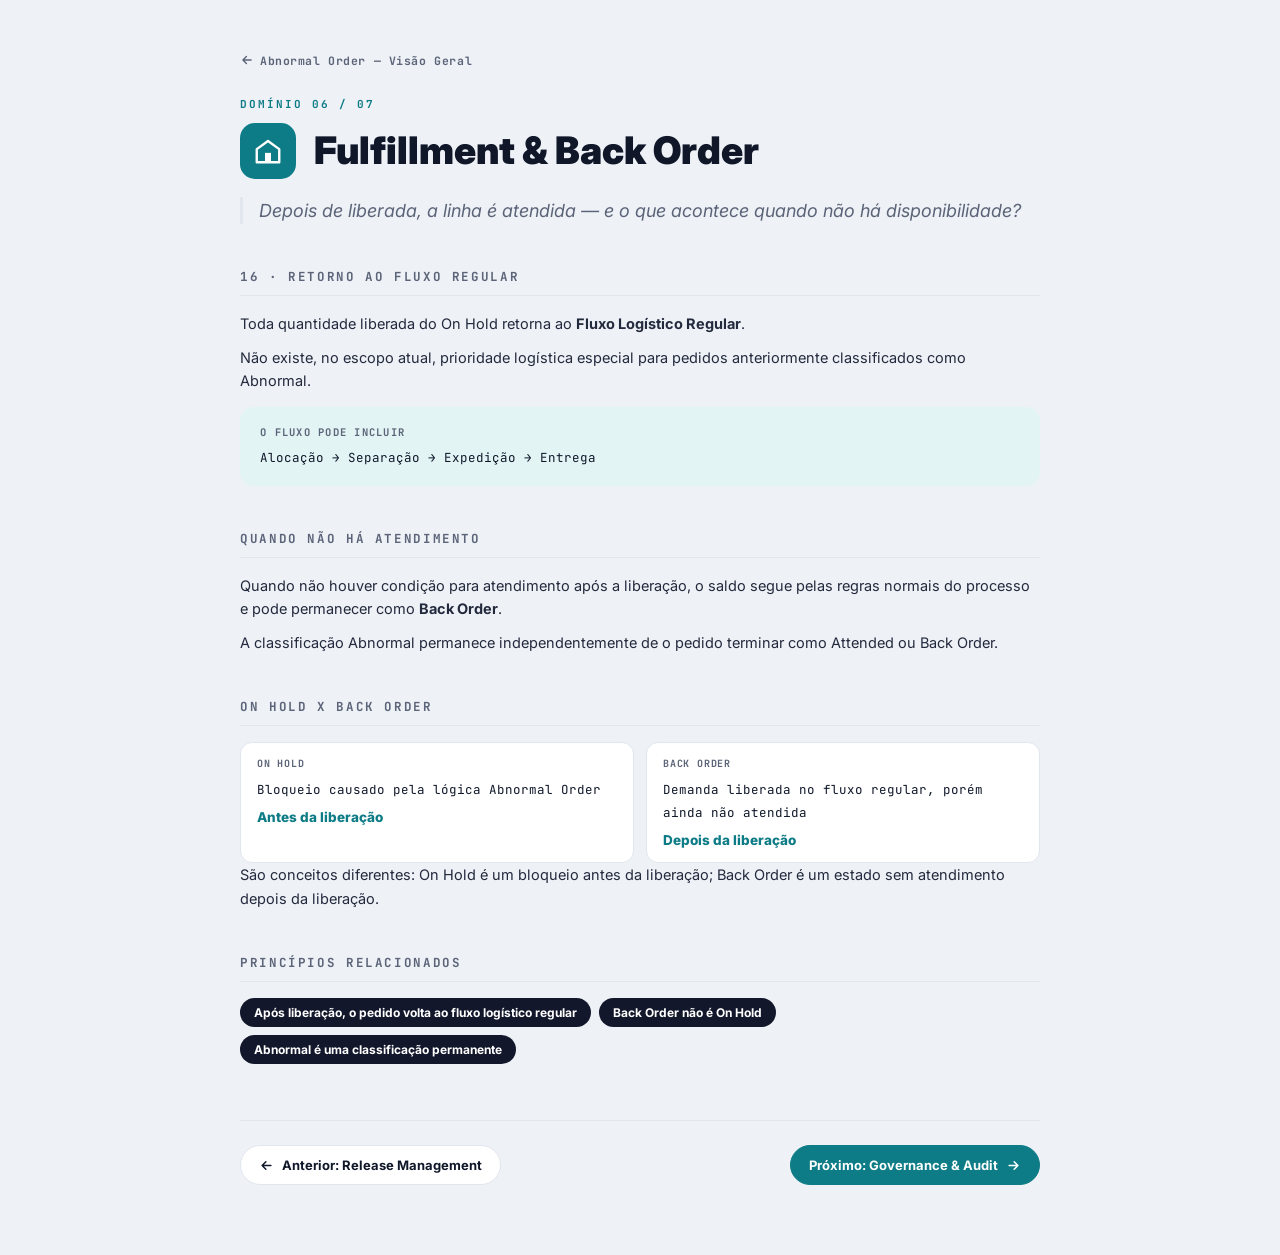
<file: pages/06-fulfillment-back-order.html>
<!DOCTYPE html>
<html lang="pt-BR">
<head>
<meta charset="UTF-8" />
<meta name="viewport" content="width=device-width, initial-scale=1" />
<title>06 · Fulfillment &amp; Back Order — Abnormal Order</title>
<link rel="preconnect" href="https://fonts.googleapis.com">
<link href="https://fonts.googleapis.com/css2?family=Inter:wght@400;500;600;700;800;900&family=JetBrains+Mono:wght@400;500;600;700&display=swap" rel="stylesheet">
<link rel="stylesheet" href="../css/base.css">
<link rel="stylesheet" href="../css/detail.css">
<style>
  :root{ --accent:#0E7C86; --accent-tint:#E3F4F5; }
</style>
</head>
<body>
<div class="wrap">

  <a class="back-link" href="../index.html"><svg viewBox="0 0 24 24" fill="none" stroke="currentColor" stroke-width="2.4" stroke-linecap="round" stroke-linejoin="round"><path d="M19 12H5M11 6l-6 6 6 6"/></svg>Abnormal Order — Visão Geral</a>

  <div class="dom-eyebrow">Domínio 06 / 07</div>
  <div class="dom-head">
    <div class="dom-badge"><svg viewBox="0 0 24 24" fill="none" stroke="currentColor" stroke-width="1.9" stroke-linejoin="round" stroke-linecap="round"><path d="M3 10.5 L12 4 L21 10.5 V21 H3 Z"/><rect x="9.6" y="13.5" width="4.8" height="7.5" fill="currentColor" stroke="none"/></svg></div>
    <h1>Fulfillment &amp; Back Order</h1>
  </div>
  <div class="dom-question">Depois de liberada, a linha é atendida — e o que acontece quando não há disponibilidade?</div>

  <div class="sec">
    <h2>16 · Retorno ao fluxo regular</h2>
    <p>Toda quantidade liberada do On Hold retorna ao <b>Fluxo Logístico Regular</b>.</p>
    <p>Não existe, no escopo atual, prioridade logística especial para pedidos anteriormente classificados como Abnormal.</p>
    <div class="box">
      <div class="lbl">O fluxo pode incluir</div>
      <code>Alocação → Separação → Expedição → Entrega</code>
    </div>
  </div>

  <div class="sec">
    <h2>Quando não há atendimento</h2>
    <p>Quando não houver condição para atendimento após a liberação, o saldo segue pelas regras normais do processo e pode permanecer como <b>Back Order</b>.</p>
    <p>A classificação Abnormal permanece independentemente de o pedido terminar como Attended ou Back Order.</p>
  </div>

  <div class="sec">
    <h2>On Hold x Back Order</h2>
    <div class="ex-row">
      <div class="ex">
        <div class="ex-lbl">On Hold</div>
        <code>Bloqueio causado pela lógica Abnormal Order</code>
        <div class="ex-res">Antes da liberação</div>
      </div>
      <div class="ex">
        <div class="ex-lbl">Back Order</div>
        <code>Demanda liberada no fluxo regular, porém ainda não atendida</code>
        <div class="ex-res">Depois da liberação</div>
      </div>
    </div>
    <p>São conceitos diferentes: On Hold é um bloqueio antes da liberação; Back Order é um estado sem atendimento depois da liberação.</p>
  </div>

  <div class="sec">
    <h2>Princípios relacionados</h2>
    <div class="principle-row">
      <div class="principle-chip">Após liberação, o pedido volta ao fluxo logístico regular</div>
      <div class="principle-chip">Back Order não é On Hold</div>
      <div class="principle-chip">Abnormal é uma classificação permanente</div>
    </div>
  </div>

  <div class="nav-footer">
    <a class="nav-btn" href="05-release-management.html"><svg viewBox="0 0 24 24" fill="none" stroke="currentColor" stroke-width="2.4" stroke-linecap="round" stroke-linejoin="round"><path d="M19 12H5M11 6l-6 6 6 6"/></svg>Anterior: Release Management</a>
    <a class="nav-btn next" href="07-governance-audit.html">Próximo: Governance &amp; Audit<svg viewBox="0 0 24 24" fill="none" stroke="currentColor" stroke-width="2.4" stroke-linecap="round" stroke-linejoin="round"><path d="M5 12h14M13 6l6 6-6 6"/></svg></a>
  </div>

</div>
</body>
</html>
</file>
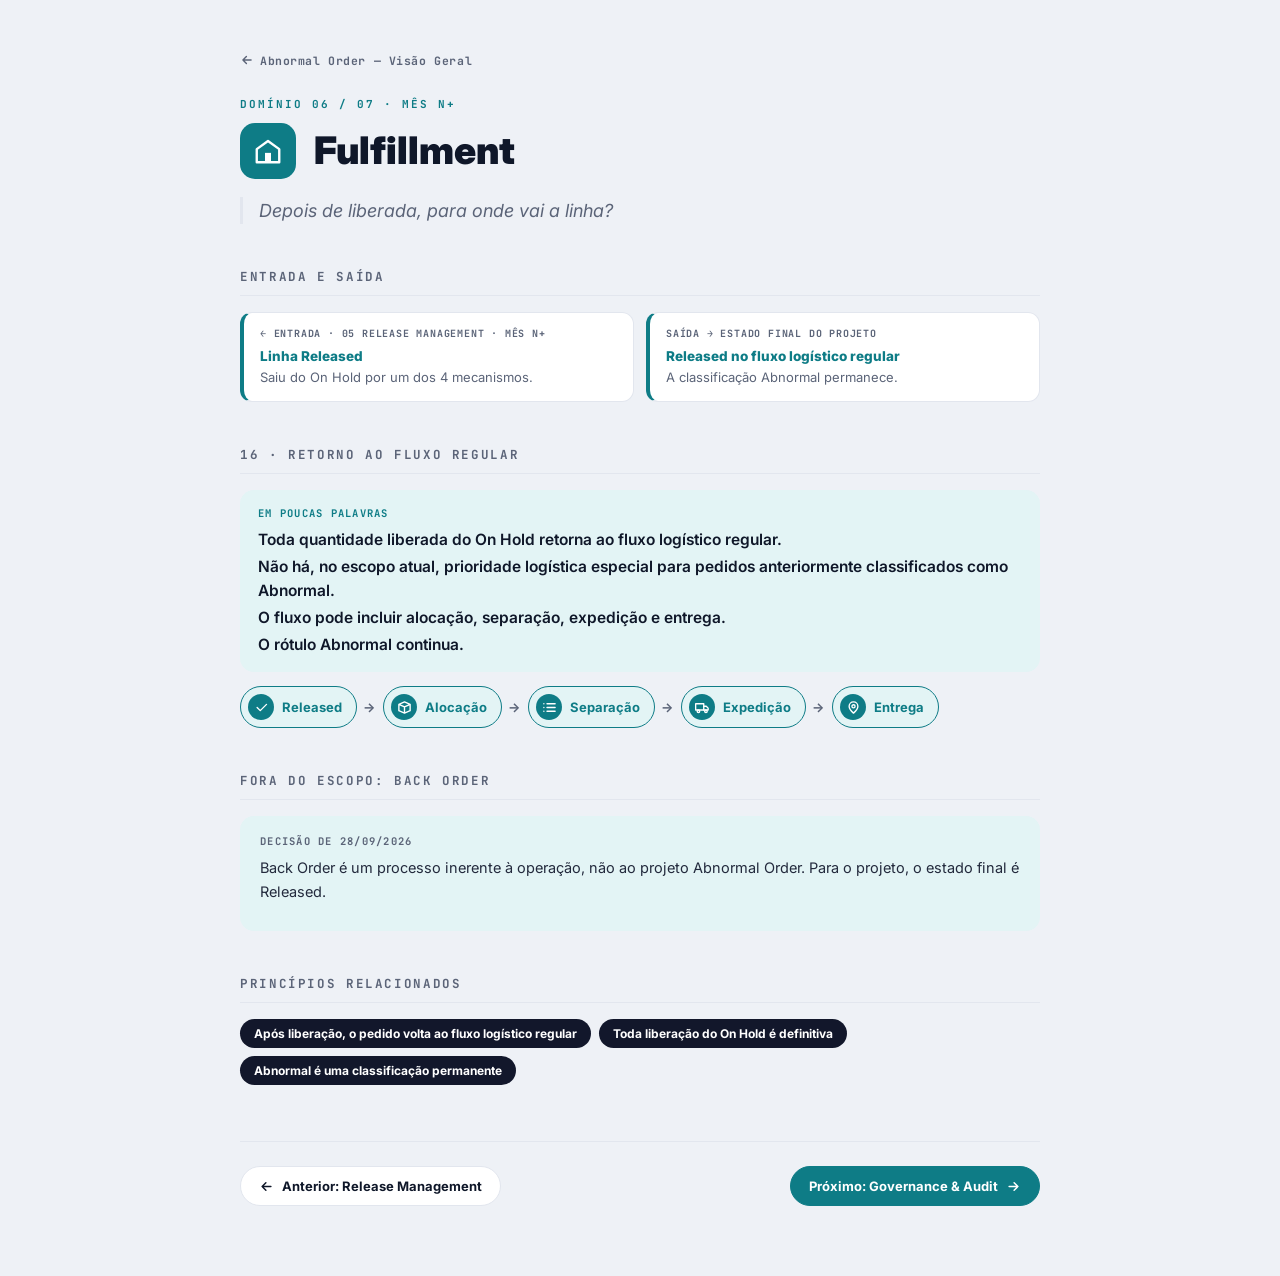
<file: pages/06-fulfillment.html>
<!DOCTYPE html>
<html lang="pt-BR">
<head>
<meta charset="UTF-8" />
<meta name="viewport" content="width=device-width, initial-scale=1" />
<title>06 · Fulfillment — Abnormal Order</title>
<link rel="preconnect" href="https://fonts.googleapis.com">
<link href="https://fonts.googleapis.com/css2?family=Inter:wght@400;500;600;700;800;900&family=JetBrains+Mono:wght@400;500;600;700&display=swap" rel="stylesheet">
<link rel="stylesheet" href="../css/base.css">
<link rel="stylesheet" href="../css/detail.css">
<style>
  :root{ --accent:#0E7C86; --accent-tint:#E3F4F5; }
</style>
</head>
<body>
<div class="wrap">

  <a class="back-link" href="../index.html"><svg viewBox="0 0 24 24" fill="none" stroke="currentColor" stroke-width="2.4" stroke-linecap="round" stroke-linejoin="round"><path d="M19 12H5M11 6l-6 6 6 6"/></svg>Abnormal Order — Visão Geral</a>

  <div class="dom-eyebrow">Domínio 06 / 07 · Mês N+</div>
  <div class="dom-head">
    <div class="dom-badge"><svg viewBox="0 0 24 24" fill="none" stroke="currentColor" stroke-width="1.9" stroke-linejoin="round" stroke-linecap="round"><path d="M3 10.5 L12 4 L21 10.5 V21 H3 Z"/><rect x="9.6" y="13.5" width="4.8" height="7.5" fill="currentColor" stroke="none"/></svg></div>
    <h1>Fulfillment</h1>
  </div>
  <div class="dom-question">Depois de liberada, para onde vai a linha?</div>

  <div class="sec" id="entrada-saida">
    <h2>Entrada e saída</h2>
    <div class="ex-row io">
      <div class="ex">
        <div class="ex-lbl">← Entrada · 05 Release Management · Mês N+</div>
        <div class="ex-res">Linha Released</div>
        <div class="io-note">Saiu do On Hold por um dos 4 mecanismos.</div>
      </div>
      <div class="ex">
        <div class="ex-lbl">Saída → Estado final do projeto</div>
        <div class="ex-res">Released no fluxo logístico regular</div>
        <div class="io-note">A classificação Abnormal permanece.</div>
      </div>
    </div>
  </div>

  <div class="sec" id="s16">
    <h2>16 · Retorno ao fluxo regular</h2>
    <div class="plain">
      <div class="lbl">Em poucas palavras</div>
      <p>Toda quantidade liberada do On Hold retorna ao fluxo logístico regular.</p>
      <p>Não há, no escopo atual, prioridade logística especial para pedidos anteriormente classificados como Abnormal.</p>
      <p>O fluxo pode incluir alocação, separação, expedição e entrega.</p>
      <p>O rótulo Abnormal continua.</p>
    </div>
    <ol class="flow-steps" aria-label="Released, alocação, separação, expedição, entrega">
      <li><span class="fs-ico"><svg viewBox="0 0 24 24" fill="none" stroke="currentColor" stroke-width="2.2" stroke-linecap="round" stroke-linejoin="round" aria-hidden="true"><path d="M5 12l5 5L20 7"/></svg></span>Released</li>
      <li><span class="fs-ico"><svg viewBox="0 0 24 24" fill="none" stroke="currentColor" stroke-width="2.2" stroke-linecap="round" stroke-linejoin="round" aria-hidden="true"><path d="M3 7l9-4 9 4v10l-9 4-9-4zM3 7l9 4 9-4M12 11v10"/></svg></span>Alocação</li>
      <li><span class="fs-ico"><svg viewBox="0 0 24 24" fill="none" stroke="currentColor" stroke-width="2.2" stroke-linecap="round" stroke-linejoin="round" aria-hidden="true"><path d="M8 6h13M8 12h13M8 18h13M3 6h.01M3 12h.01M3 18h.01"/></svg></span>Separação</li>
      <li><span class="fs-ico"><svg viewBox="0 0 24 24" fill="none" stroke="currentColor" stroke-width="2.2" stroke-linecap="round" stroke-linejoin="round" aria-hidden="true"><rect x="1" y="6" width="13" height="10"/><path d="M14 10h4l3 3v3h-7"/><circle cx="5.5" cy="18" r="2"/><circle cx="17.5" cy="18" r="2"/></svg></span>Expedição</li>
      <li><span class="fs-ico"><svg viewBox="0 0 24 24" fill="none" stroke="currentColor" stroke-width="2.2" stroke-linecap="round" stroke-linejoin="round" aria-hidden="true"><path d="M12 21s-7-6.2-7-11a7 7 0 0 1 14 0c0 4.8-7 11-7 11z"/><circle cx="12" cy="10" r="2.5"/></svg></span>Entrega</li>
    </ol>
  </div>

  <div class="sec" id="fora-escopo">
    <h2>Fora do escopo: Back Order</h2>
    <div class="box">
      <div class="lbl">Decisão de 28/09/2026</div>
      <p>Back Order é um processo inerente à operação, não ao projeto Abnormal Order. Para o projeto, o estado final é Released.</p>
    </div>
  </div>

  <div class="sec">
    <h2>Princípios relacionados</h2>
    <div class="principle-row">
      <div class="principle-chip">Após liberação, o pedido volta ao fluxo logístico regular</div>
      <div class="principle-chip">Toda liberação do On Hold é definitiva</div>
      <div class="principle-chip">Abnormal é uma classificação permanente</div>
    </div>
  </div>

  <div class="nav-footer">
    <a class="nav-btn" href="05-release-management.html"><svg viewBox="0 0 24 24" fill="none" stroke="currentColor" stroke-width="2.4" stroke-linecap="round" stroke-linejoin="round"><path d="M19 12H5M11 6l-6 6 6 6"/></svg>Anterior: Release Management</a>
    <a class="nav-btn next" href="07-governance-audit.html">Próximo: Governance &amp; Audit<svg viewBox="0 0 24 24" fill="none" stroke="currentColor" stroke-width="2.4" stroke-linecap="round" stroke-linejoin="round"><path d="M5 12h14M13 6l6 6-6 6"/></svg></a>
  </div>

</div>
</body>
</html>
</file>
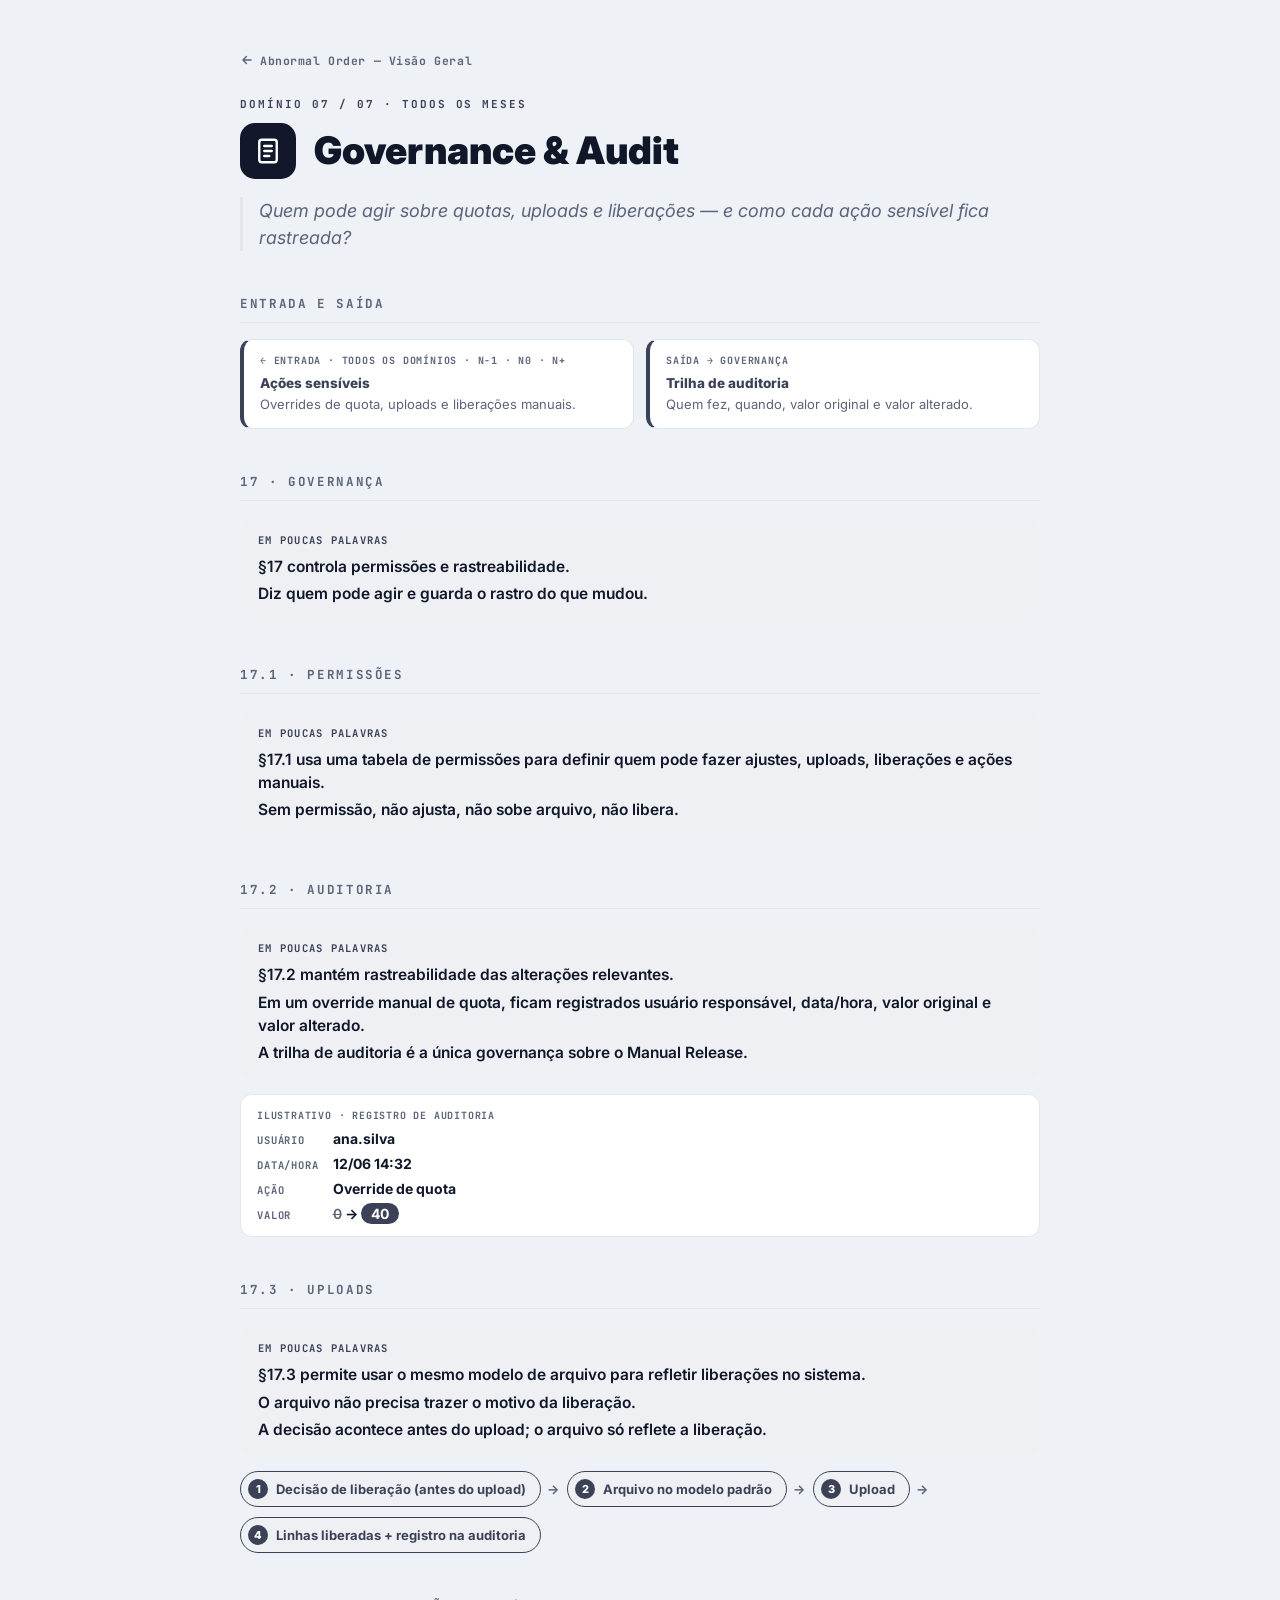
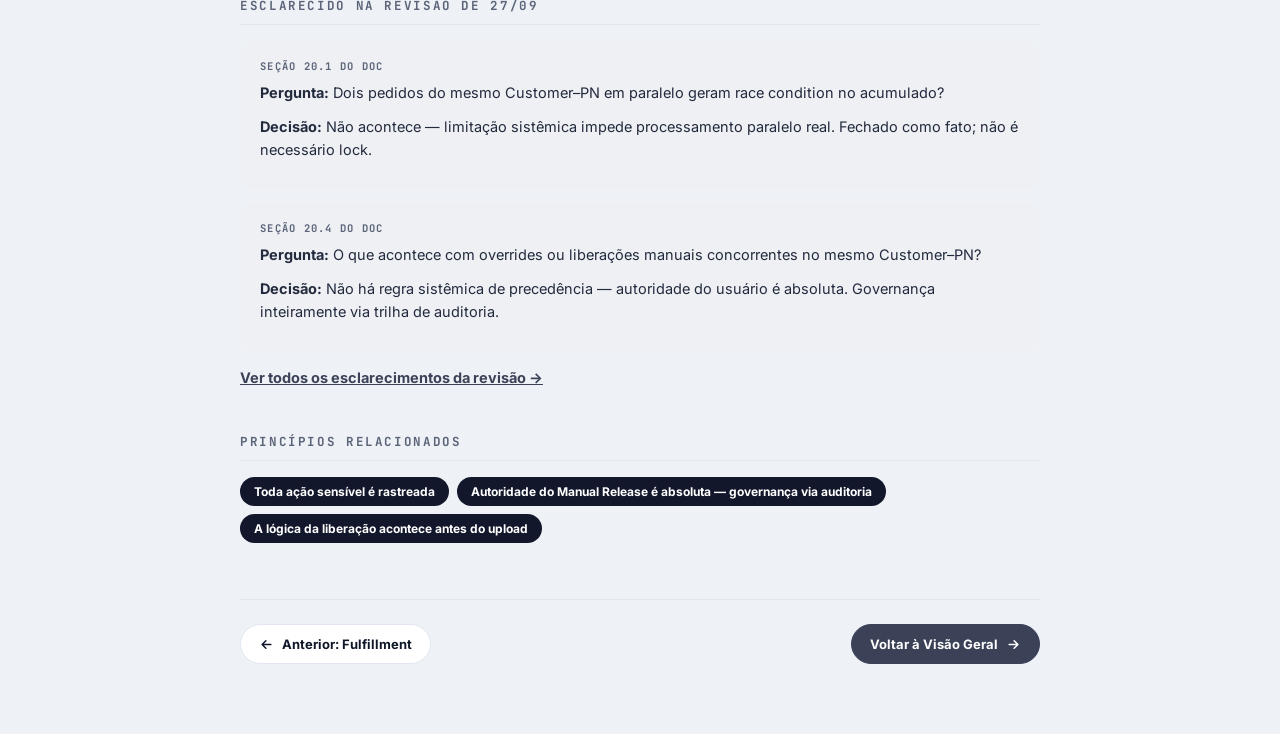
<file: pages/07-governance-audit.html>
<!DOCTYPE html>
<html lang="pt-BR">
<head>
<meta charset="UTF-8" />
<meta name="viewport" content="width=device-width, initial-scale=1" />
<title>07 · Governance &amp; Audit — Abnormal Order</title>
<link rel="preconnect" href="https://fonts.googleapis.com">
<link href="https://fonts.googleapis.com/css2?family=Inter:wght@400;500;600;700;800;900&family=JetBrains+Mono:wght@400;500;600;700&display=swap" rel="stylesheet">
<link rel="stylesheet" href="../css/base.css">
<link rel="stylesheet" href="../css/detail.css">
<style>
  :root{ --accent:#3B4258; --accent-tint:#EEF0F4; } .dom-badge{ background:var(--ink-panel); }
</style>
</head>
<body>
<div class="wrap">

  <a class="back-link" href="../index.html"><svg viewBox="0 0 24 24" fill="none" stroke="currentColor" stroke-width="2.4" stroke-linecap="round" stroke-linejoin="round"><path d="M19 12H5M11 6l-6 6 6 6"/></svg>Abnormal Order — Visão Geral</a>

  <div class="dom-eyebrow">Domínio 07 / 07 · Todos os meses</div>
  <div class="dom-head">
    <div class="dom-badge"><svg viewBox="0 0 24 24" fill="none" stroke="currentColor" stroke-width="1.9" stroke-linecap="round" stroke-linejoin="round"><rect x="5" y="3" width="14" height="18" rx="2"/><path d="M9 8h6M9 12h6M9 16h4"/></svg></div>
    <h1>Governance &amp; Audit</h1>
  </div>
  <div class="dom-question">Quem pode agir sobre quotas, uploads e liberações — e como cada ação sensível fica rastreada?</div>

  <div class="sec" id="entrada-saida">
    <h2>Entrada e saída</h2>
    <div class="ex-row io">
      <div class="ex">
        <div class="ex-lbl">← Entrada · Todos os domínios · N-1 · N0 · N+</div>
        <div class="ex-res">Ações sensíveis</div>
        <div class="io-note">Overrides de quota, uploads e liberações manuais.</div>
      </div>
      <div class="ex">
        <div class="ex-lbl">Saída → Governança</div>
        <div class="ex-res">Trilha de auditoria</div>
        <div class="io-note">Quem fez, quando, valor original e valor alterado.</div>
      </div>
    </div>
  </div>

  <div class="sec" id="s17">
    <h2>17 · Governança</h2>
    <div class="plain">
      <div class="lbl">Em poucas palavras</div>
      <p>§17 controla permissões e rastreabilidade.</p>
      <p>Diz quem pode agir e guarda o rastro do que mudou.</p>
    </div>
  </div>

  <div class="sec" id="s17-1">
    <h2>17.1 · Permissões</h2>
    <div class="plain">
      <div class="lbl">Em poucas palavras</div>
      <p>§17.1 usa uma tabela de permissões para definir quem pode fazer ajustes, uploads, liberações e ações manuais.</p>
      <p>Sem permissão, não ajusta, não sobe arquivo, não libera.</p>
    </div>
  </div>

  <div class="sec" id="s17-2">
    <h2>17.2 · Auditoria</h2>
    <div class="plain">
      <div class="lbl">Em poucas palavras</div>
      <p>§17.2 mantém rastreabilidade das alterações relevantes.</p>
      <p>Em um override manual de quota, ficam registrados usuário responsável, data/hora, valor original e valor alterado.</p>
      <p>A trilha de auditoria é a única governança sobre o Manual Release.</p>
    </div>
    <div class="ex-row">
      <div class="ex audit">
        <div class="ex-lbl">Ilustrativo · registro de auditoria</div>
        <dl>
          <dt>Usuário</dt>
          <dd>ana.silva</dd>
          <dt>Data/hora</dt>
          <dd>12/06 14:32</dd>
          <dt>Ação</dt>
          <dd>Override de quota</dd>
          <dt>Valor</dt>
          <dd><s>0</s> → <ins>40</ins></dd>
        </dl>
      </div>
    </div>
  </div>

  <div class="sec" id="s17-3">
    <h2>17.3 · Uploads</h2>
    <div class="plain">
      <div class="lbl">Em poucas palavras</div>
      <p>§17.3 permite usar o mesmo modelo de arquivo para refletir liberações no sistema.</p>
      <p>O arquivo não precisa trazer o motivo da liberação.</p>
      <p>A decisão acontece antes do upload; o arquivo só reflete a liberação.</p>
    </div>
    <ol class="flow-steps">
      <li><span class="fs-num">1</span>Decisão de liberação (antes do upload)</li>
      <li><span class="fs-num">2</span>Arquivo no modelo padrão</li>
      <li><span class="fs-num">3</span>Upload</li>
      <li><span class="fs-num">4</span>Linhas liberadas + registro na auditoria</li>
    </ol>
  </div>

  <div class="sec">
    <h2>Esclarecido na revisão de 27/09</h2>
    <div class="box">
      <div class="lbl">Seção 20.1 do doc</div>
      <p><b>Pergunta:</b> Dois pedidos do mesmo Customer–PN em paralelo geram race condition no acumulado?</p>
      <p><b>Decisão:</b> Não acontece — limitação sistêmica impede processamento paralelo real. Fechado como fato; não é necessário lock.</p>
    </div>
    <div class="box">
      <div class="lbl">Seção 20.4 do doc</div>
      <p><b>Pergunta:</b> O que acontece com overrides ou liberações manuais concorrentes no mesmo Customer–PN?</p>
      <p><b>Decisão:</b> Não há regra sistêmica de precedência — autoridade do usuário é absoluta. Governança inteiramente via trilha de auditoria.</p>
    </div>
    <p><a href="../index.html#review" style="color:var(--accent); font-weight:700;">Ver todos os esclarecimentos da revisão →</a></p>
  </div>

  <div class="sec">
    <h2>Princípios relacionados</h2>
    <div class="principle-row">
      <div class="principle-chip">Toda ação sensível é rastreada</div>
      <div class="principle-chip">Autoridade do Manual Release é absoluta — governança via auditoria</div>
      <div class="principle-chip">A lógica da liberação acontece antes do upload</div>
    </div>
  </div>

  <div class="nav-footer">
    <a class="nav-btn" href="06-fulfillment.html"><svg viewBox="0 0 24 24" fill="none" stroke="currentColor" stroke-width="2.4" stroke-linecap="round" stroke-linejoin="round"><path d="M19 12H5M11 6l-6 6 6 6"/></svg>Anterior: Fulfillment</a>
    <a class="nav-btn next" href="../index.html">Voltar à Visão Geral<svg viewBox="0 0 24 24" fill="none" stroke="currentColor" stroke-width="2.4" stroke-linecap="round" stroke-linejoin="round"><path d="M5 12h14M13 6l6 6-6 6"/></svg></a>
  </div>

</div>
</body>
</html>
</file>
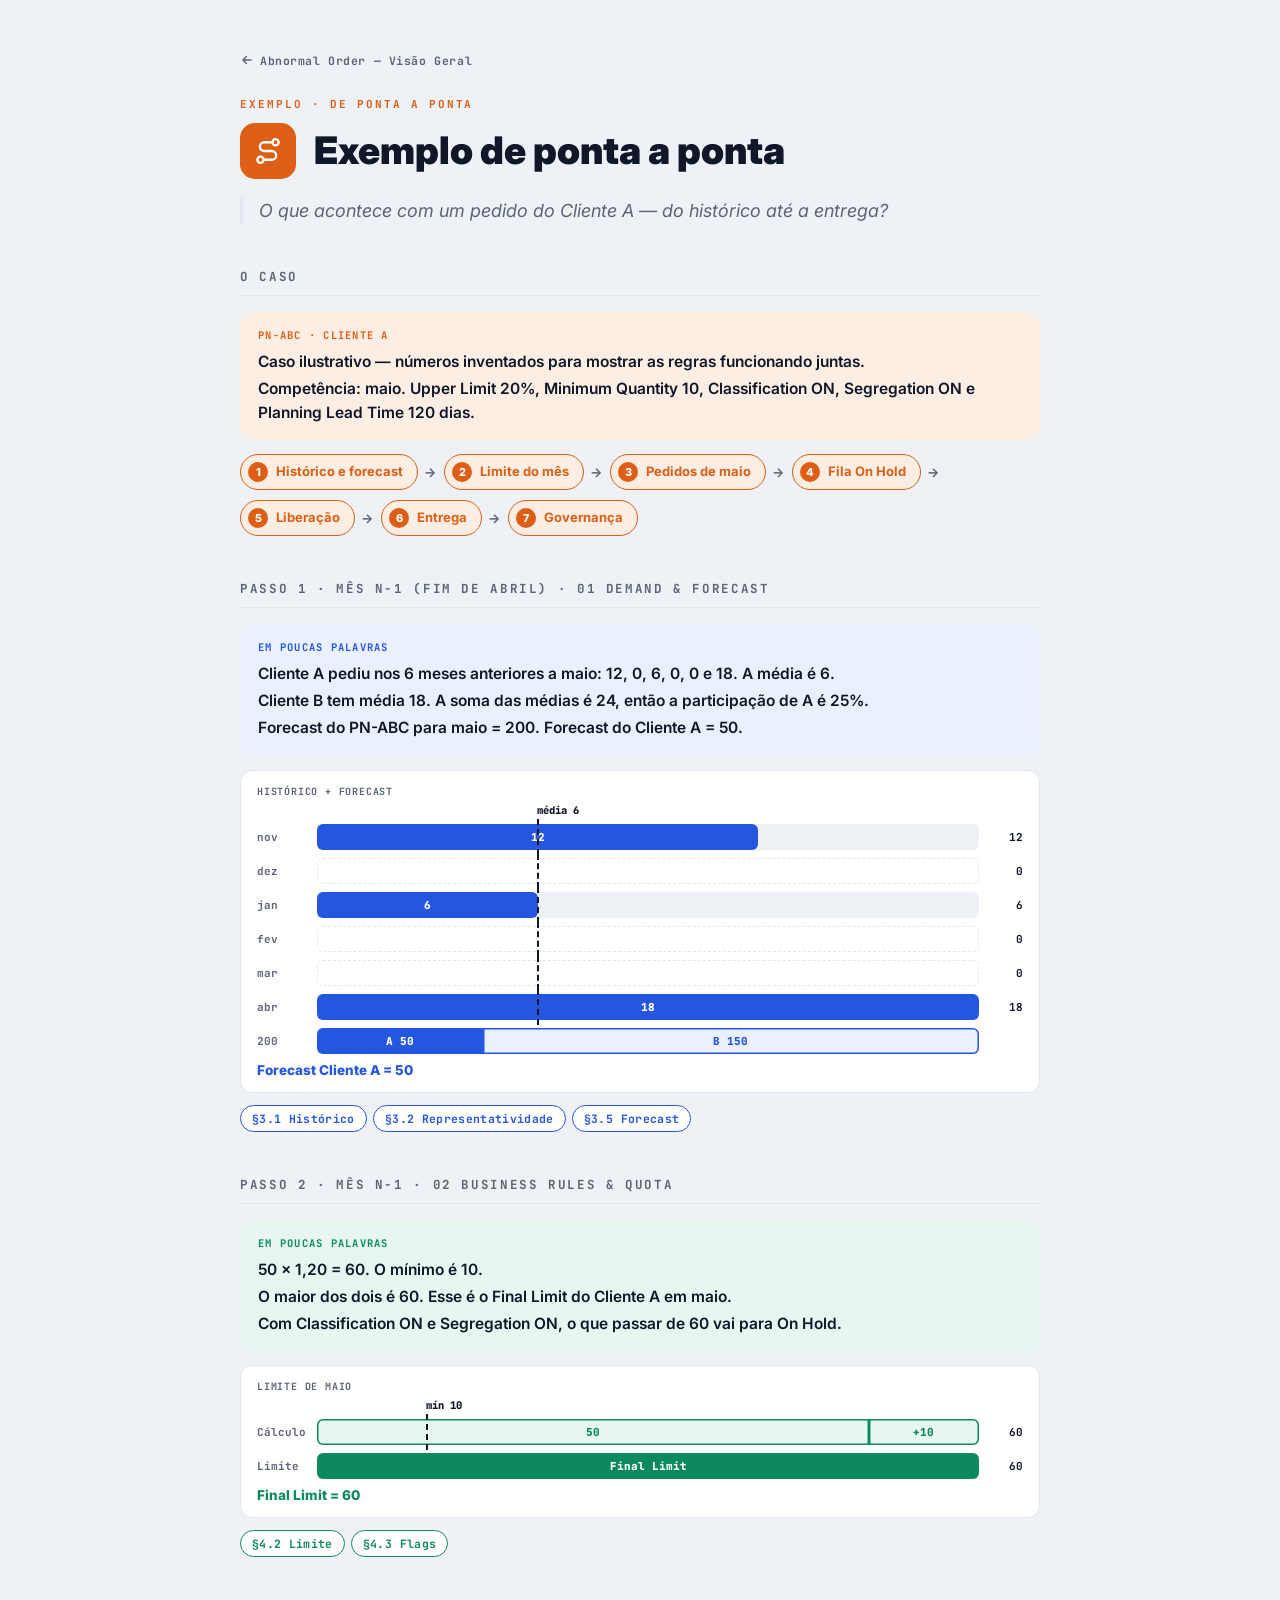
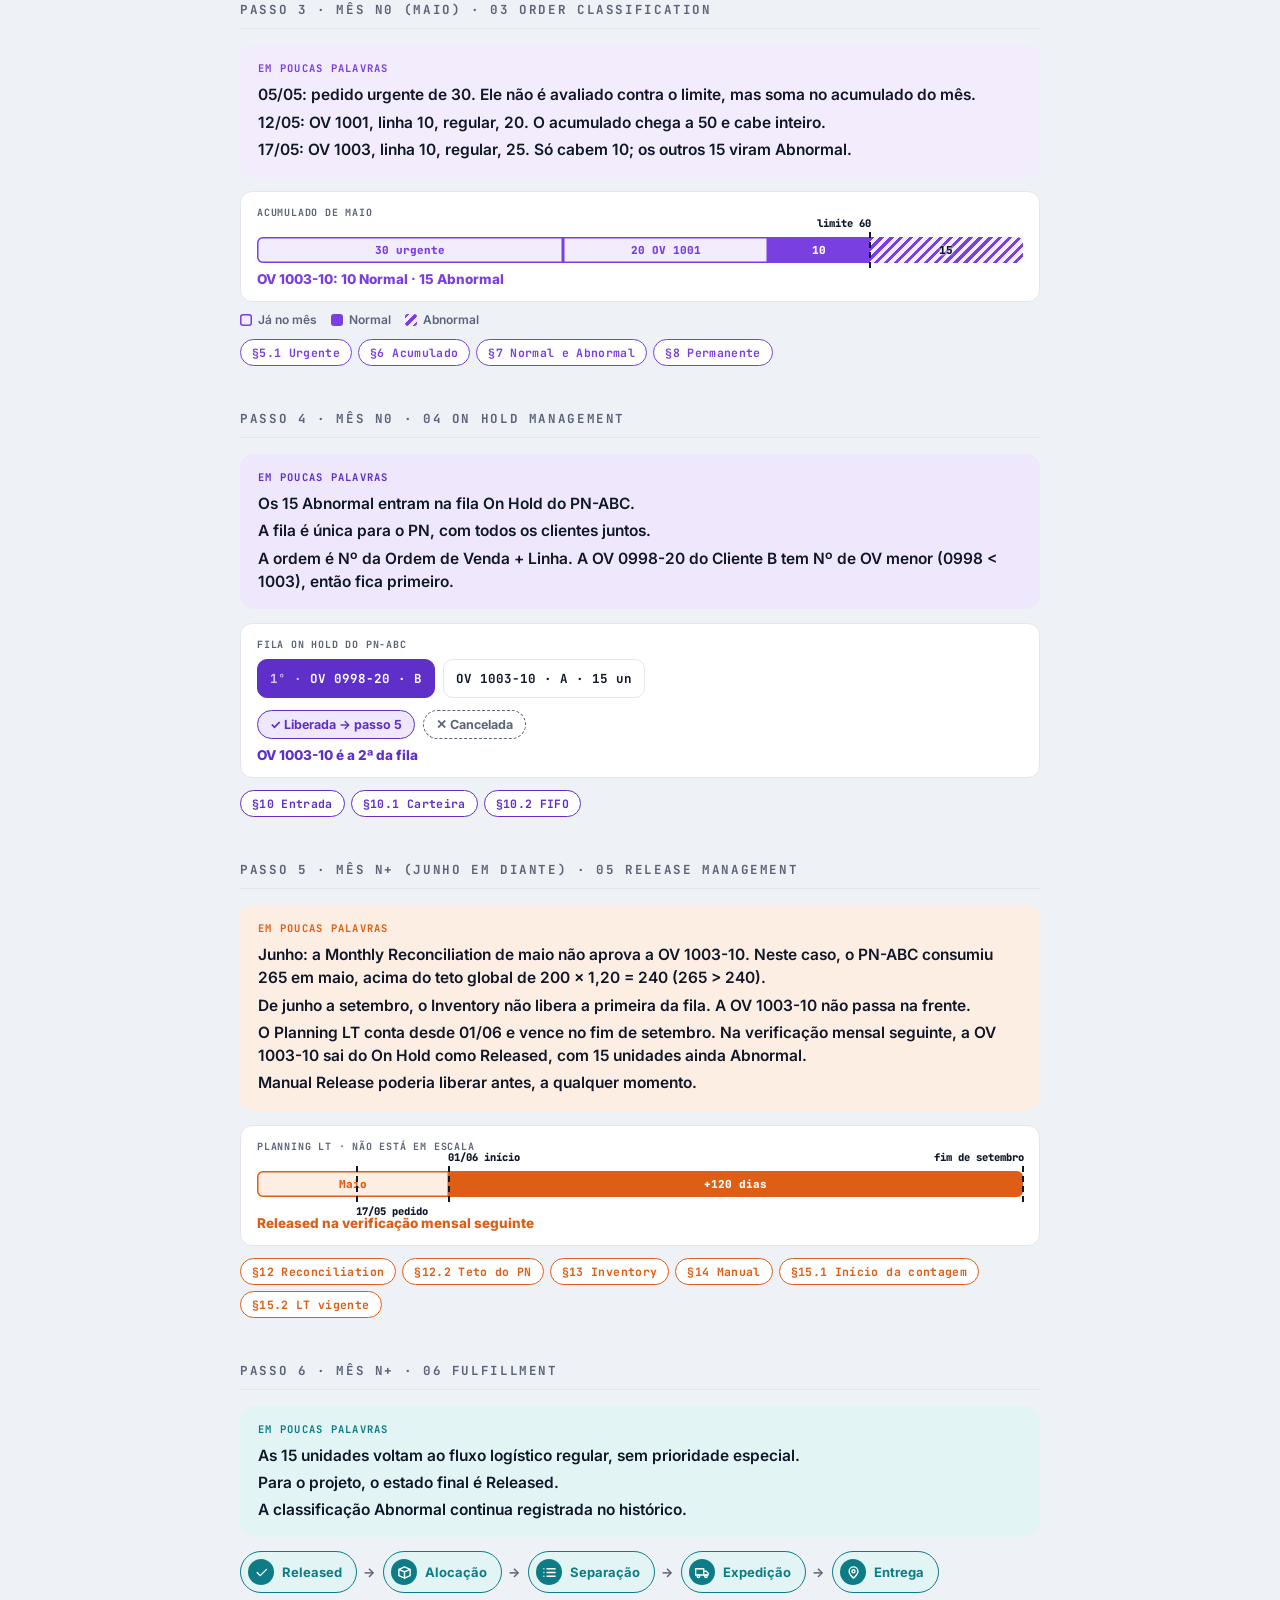
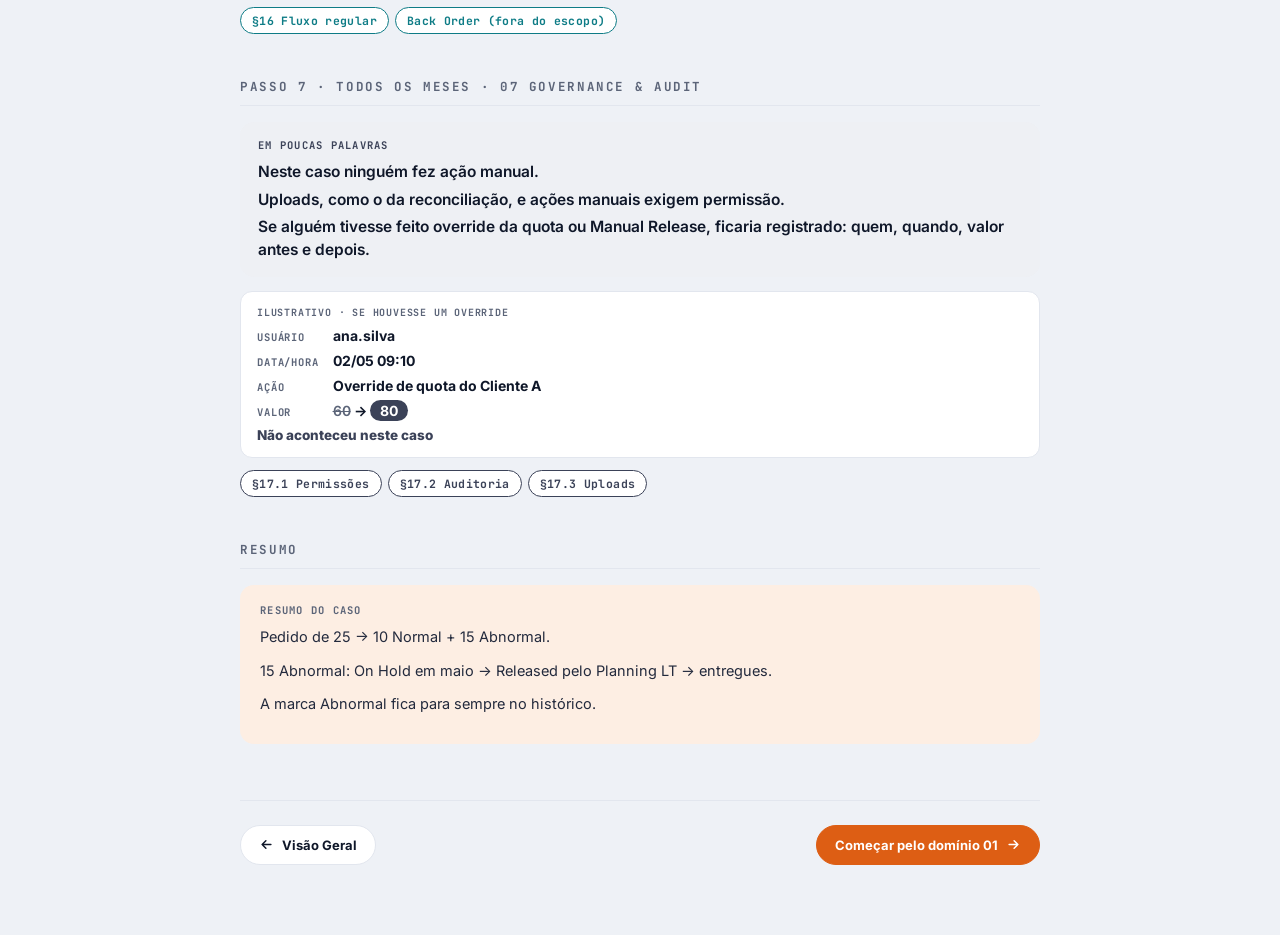
<file: pages/exemplo-ponta-a-ponta.html>
<!DOCTYPE html>
<html lang="pt-BR">
<head>
<meta charset="UTF-8" />
<meta name="viewport" content="width=device-width, initial-scale=1" />
<title>Exemplo de ponta a ponta — Abnormal Order</title>
<link rel="preconnect" href="https://fonts.googleapis.com">
<link href="https://fonts.googleapis.com/css2?family=Inter:wght@400;500;600;700;800;900&family=JetBrains+Mono:wght@400;500;600;700&display=swap" rel="stylesheet">
<link rel="stylesheet" href="../css/base.css">
<link rel="stylesheet" href="../css/detail.css">
<style>
  :root{ --accent:#DD5E14; --accent-tint:#FDEEE3; }
</style>
</head>
<body>
<div class="wrap">

  <a class="back-link" href="../index.html"><svg viewBox="0 0 24 24" fill="none" stroke="currentColor" stroke-width="2.4" stroke-linecap="round" stroke-linejoin="round"><path d="M19 12H5M11 6l-6 6 6 6"/></svg>Abnormal Order — Visão Geral</a>

  <div class="dom-eyebrow">Exemplo · de ponta a ponta</div>
  <div class="dom-head">
    <div class="dom-badge"><svg viewBox="0 0 24 24" fill="none" stroke="currentColor" stroke-width="1.9" stroke-linecap="round" stroke-linejoin="round"><circle cx="6" cy="19" r="2.5"/><circle cx="18" cy="5" r="2.5"/><path d="M8.5 19H15a3.5 3.5 0 0 0 0-7H9a3.5 3.5 0 0 1 0-7h6.5"/></svg></div>
    <h1>Exemplo de ponta a ponta</h1>
  </div>
  <div class="dom-question">O que acontece com um pedido do Cliente A — do histórico até a entrega?</div>

  <div class="sec" id="caso">
    <h2>O caso</h2>
    <div class="plain">
      <div class="lbl">PN-ABC · Cliente A</div>
      <p>Caso ilustrativo — números inventados para mostrar as regras funcionando juntas.</p>
      <p>Competência: maio. Upper Limit 20%, Minimum Quantity 10, Classification ON, Segregation ON e Planning Lead Time 120 dias.</p>
    </div>
    <ol class="flow-steps">
      <li><span class="fs-num">1</span><a href="#passo-1">Histórico e forecast</a></li>
      <li><span class="fs-num">2</span><a href="#passo-2">Limite do mês</a></li>
      <li><span class="fs-num">3</span><a href="#passo-3">Pedidos de maio</a></li>
      <li><span class="fs-num">4</span><a href="#passo-4">Fila On Hold</a></li>
      <li><span class="fs-num">5</span><a href="#passo-5">Liberação</a></li>
      <li><span class="fs-num">6</span><a href="#passo-6">Entrega</a></li>
      <li><span class="fs-num">7</span><a href="#passo-7">Governança</a></li>
    </ol>
  </div>

  <div class="sec" id="passo-1" style="--accent:#2456E0; --accent-tint:#EBF0FE">
    <h2>Passo 1 · Mês N-1 (fim de abril) · 01 Demand &amp; Forecast</h2>
    <div class="plain">
      <div class="lbl">Em poucas palavras</div>
      <p>Cliente A pediu nos 6 meses anteriores a maio: 12, 0, 6, 0, 0 e 18. A média é 6.</p>
      <p>Cliente B tem média 18. A soma das médias é 24, então a participação de A é 25%.</p>
      <p>Forecast do PN-ABC para maio = 200. Forecast do Cliente A = 50.</p>
    </div>
    <div class="ex-row">
      <div class="ex">
        <div class="ex-lbl">Histórico + forecast</div>
        <div class="bars" role="img" aria-label="Cliente A nos meses novembro a abril: 12, 0, 6, 0, 0 e 18. Média 6. Forecast do PN 200; Cliente A 50 e Cliente B 150.">
          <div class="bar-row"><span>nov</span><div class="bar"><span class="seg" style="--w:66.67%">12</span><i class="marker" style="--x:33.33%"><span>média 6</span></i></div><span>12</span></div>
          <div class="bar-row"><span>dez</span><div class="bar is-empty"><i class="marker" style="--x:33.33%"></i></div><span>0</span></div>
          <div class="bar-row"><span>jan</span><div class="bar"><span class="seg" style="--w:33.33%">6</span><i class="marker" style="--x:33.33%"></i></div><span>6</span></div>
          <div class="bar-row"><span>fev</span><div class="bar is-empty"><i class="marker" style="--x:33.33%"></i></div><span>0</span></div>
          <div class="bar-row"><span>mar</span><div class="bar is-empty"><i class="marker" style="--x:33.33%"></i></div><span>0</span></div>
          <div class="bar-row"><span>abr</span><div class="bar"><span class="seg" style="--w:100%">18</span><i class="marker" style="--x:33.33%"></i></div><span>18</span></div>
          <div class="bar-row"><span>200</span><div class="bar"><span class="seg" style="--w:25%">A 50</span><span class="seg is-soft" style="--w:75%">B 150</span></div><span></span></div>
        </div>
        <div class="ex-res">Forecast Cliente A = 50</div>
      </div>
    </div>
    <div class="e2e-links">
      <a href="01-demand-forecast.html#s3-1">§3.1 Histórico</a>
      <a href="01-demand-forecast.html#s3-2">§3.2 Representatividade</a>
      <a href="01-demand-forecast.html#s3-5">§3.5 Forecast</a>
    </div>
  </div>

  <div class="sec" id="passo-2" style="--accent:#0C8A5E; --accent-tint:#E7F7F0">
    <h2>Passo 2 · Mês N-1 · 02 Business Rules &amp; Quota</h2>
    <div class="plain">
      <div class="lbl">Em poucas palavras</div>
      <p>50 × 1,20 = 60. O mínimo é 10.</p>
      <p>O maior dos dois é 60. Esse é o Final Limit do Cliente A em maio.</p>
      <p>Com Classification ON e Segregation ON, o que passar de 60 vai para On Hold.</p>
    </div>
    <div class="ex-row">
      <div class="ex">
        <div class="ex-lbl">Limite de maio</div>
        <div class="bars" role="img" aria-label="Forecast 50 vezes 1,20 resulta em 60. Mínimo 10. Final Limit 60.">
          <div class="bar-row"><span>Cálculo</span><div class="bar"><span class="seg is-soft" style="--w:83.33%">50</span><span class="seg is-soft" style="--w:16.67%">+10</span><i class="marker" style="--x:16.67%"><span>mín 10</span></i></div><span>60</span></div>
          <div class="bar-row"><span>Limite</span><div class="bar"><span class="seg" style="--w:100%">Final Limit</span></div><span>60</span></div>
        </div>
        <div class="ex-res">Final Limit = 60</div>
      </div>
    </div>
    <div class="e2e-links">
      <a href="02-business-rules-quota.html#s4-2">§4.2 Limite</a>
      <a href="02-business-rules-quota.html#s4-3">§4.3 Flags</a>
    </div>
  </div>

  <div class="sec" id="passo-3" style="--accent:#7A3FE0; --accent-tint:#F2ECFD">
    <h2>Passo 3 · Mês N0 (maio) · 03 Order Classification</h2>
    <div class="plain">
      <div class="lbl">Em poucas palavras</div>
      <p>05/05: pedido urgente de 30. Ele não é avaliado contra o limite, mas soma no acumulado do mês.</p>
      <p>12/05: OV 1001, linha 10, regular, 20. O acumulado chega a 50 e cabe inteiro.</p>
      <p>17/05: OV 1003, linha 10, regular, 25. Só cabem 10; os outros 15 viram Abnormal.</p>
    </div>
    <div class="ex-row">
      <div class="ex">
        <div class="ex-lbl">Acumulado de maio</div>
        <div class="bar" role="img" aria-label="Limite 60. Pedido urgente 30. OV 1001 linha 10 com 20. OV 1003 linha 10 com 25: 10 Normal e 15 Abnormal. Total 75."><span class="seg is-soft" style="--w:40%">30 urgente</span><span class="seg is-soft" style="--w:26.67%">20 OV 1001</span><span class="seg" style="--w:13.33%">10</span><span class="seg is-hatched" style="--w:20%">15</span><i class="marker to-left" style="--x:80%"><span>limite 60</span></i></div>
        <div class="ex-res">OV 1003-10: 10 Normal · 15 Abnormal</div>
      </div>
    </div>
    <div class="key" aria-hidden="true"><span><i class="is-soft"></i>Já no mês</span><span><i></i>Normal</span><span><i class="is-hatched"></i>Abnormal</span></div>
    <div class="e2e-links">
      <a href="03-order-classification.html#s5-1">§5.1 Urgente</a>
      <a href="03-order-classification.html#s6">§6 Acumulado</a>
      <a href="03-order-classification.html#s7">§7 Normal e Abnormal</a>
      <a href="03-order-classification.html#s8">§8 Permanente</a>
    </div>
  </div>

  <div class="sec" id="passo-4" style="--accent:#5E2FC9; --accent-tint:#EFE8FC">
    <h2>Passo 4 · Mês N0 · 04 On Hold Management</h2>
    <div class="plain">
      <div class="lbl">Em poucas palavras</div>
      <p>Os 15 Abnormal entram na fila On Hold do PN-ABC.</p>
      <p>A fila é única para o PN, com todos os clientes juntos.</p>
      <p>A ordem é Nº da Ordem de Venda + Linha. A OV 0998-20 do Cliente B tem Nº de OV menor (0998 &lt; 1003), então fica primeiro.</p>
    </div>
    <div class="ex-row">
      <div class="ex">
        <div class="ex-lbl">Fila On Hold do PN-ABC</div>
        <ol class="queue" aria-label="Fila On Hold do PN-ABC por Nº da Ordem de Venda e Linha">
          <li>OV 0998-20 · B</li>
          <li>OV 1003-10 · A · 15 un</li>
        </ol>
        <div class="q-exits">
          <span class="q-exit">✓ Liberada → passo 5</span>
          <span class="q-exit is-out">✕ Cancelada</span>
        </div>
        <div class="ex-res">OV 1003-10 é a 2ª da fila</div>
      </div>
    </div>
    <div class="e2e-links">
      <a href="04-on-hold-management.html#s10">§10 Entrada</a>
      <a href="04-on-hold-management.html#s10-1">§10.1 Carteira</a>
      <a href="04-on-hold-management.html#s10-2">§10.2 FIFO</a>
    </div>
  </div>

  <div class="sec" id="passo-5" style="--accent:#DD5E14; --accent-tint:#FDEEE3">
    <h2>Passo 5 · Mês N+ (junho em diante) · 05 Release Management</h2>
    <div class="plain">
      <div class="lbl">Em poucas palavras</div>
      <p>Junho: a Monthly Reconciliation de maio não aprova a OV 1003-10. Neste caso, o PN-ABC consumiu 265 em maio, acima do teto global de 200 × 1,20 = 240 (265 &gt; 240).</p>
      <p>De junho a setembro, o Inventory não libera a primeira da fila. A OV 1003-10 não passa na frente.</p>
      <p>O Planning LT conta desde 01/06 e vence no fim de setembro. Na verificação mensal seguinte, a OV 1003-10 sai do On Hold como Released, com 15 unidades ainda Abnormal.</p>
      <p>Manual Release poderia liberar antes, a qualquer momento.</p>
    </div>
    <div class="ex-row">
      <div class="ex">
        <div class="ex-lbl">Planning LT · não está em escala</div>
        <div class="bar" role="img" aria-label="Pedido em 17/05. Início da contagem em 01/06. Planning Lead Time de 120 dias vence no fim de setembro."><span class="seg is-soft" style="--w:25%">Maio</span><span class="seg" style="--w:75%">+120 dias</span><i class="marker is-below" style="--x:13%"><span>17/05 pedido</span></i><i class="marker" style="--x:25%"><span>01/06 início</span></i><i class="marker to-left" style="--x:100%"><span>fim de setembro</span></i></div>
        <div class="ex-res">Released na verificação mensal seguinte</div>
      </div>
    </div>
    <div class="e2e-links">
      <a href="05-release-management.html#s12">§12 Reconciliation</a>
      <a href="05-release-management.html#s12-2">§12.2 Teto do PN</a>
      <a href="05-release-management.html#s13">§13 Inventory</a>
      <a href="05-release-management.html#s14">§14 Manual</a>
      <a href="05-release-management.html#s15-1">§15.1 Início da contagem</a>
      <a href="05-release-management.html#s15-2">§15.2 LT vigente</a>
    </div>
  </div>

  <div class="sec" id="passo-6" style="--accent:#0E7C86; --accent-tint:#E3F4F5">
    <h2>Passo 6 · Mês N+ · 06 Fulfillment</h2>
    <div class="plain">
      <div class="lbl">Em poucas palavras</div>
      <p>As 15 unidades voltam ao fluxo logístico regular, sem prioridade especial.</p>
      <p>Para o projeto, o estado final é Released.</p>
      <p>A classificação Abnormal continua registrada no histórico.</p>
    </div>
    <ol class="flow-steps" aria-label="Released, alocação, separação, expedição, entrega">
      <li><span class="fs-ico"><svg viewBox="0 0 24 24" fill="none" stroke="currentColor" stroke-width="2.2" stroke-linecap="round" stroke-linejoin="round" aria-hidden="true"><path d="M5 12l5 5L20 7"/></svg></span>Released</li>
      <li><span class="fs-ico"><svg viewBox="0 0 24 24" fill="none" stroke="currentColor" stroke-width="2.2" stroke-linecap="round" stroke-linejoin="round" aria-hidden="true"><path d="M3 7l9-4 9 4v10l-9 4-9-4zM3 7l9 4 9-4M12 11v10"/></svg></span>Alocação</li>
      <li><span class="fs-ico"><svg viewBox="0 0 24 24" fill="none" stroke="currentColor" stroke-width="2.2" stroke-linecap="round" stroke-linejoin="round" aria-hidden="true"><path d="M8 6h13M8 12h13M8 18h13M3 6h.01M3 12h.01M3 18h.01"/></svg></span>Separação</li>
      <li><span class="fs-ico"><svg viewBox="0 0 24 24" fill="none" stroke="currentColor" stroke-width="2.2" stroke-linecap="round" stroke-linejoin="round" aria-hidden="true"><rect x="1" y="6" width="13" height="10"/><path d="M14 10h4l3 3v3h-7"/><circle cx="5.5" cy="18" r="2"/><circle cx="17.5" cy="18" r="2"/></svg></span>Expedição</li>
      <li><span class="fs-ico"><svg viewBox="0 0 24 24" fill="none" stroke="currentColor" stroke-width="2.2" stroke-linecap="round" stroke-linejoin="round" aria-hidden="true"><path d="M12 21s-7-6.2-7-11a7 7 0 0 1 14 0c0 4.8-7 11-7 11z"/><circle cx="12" cy="10" r="2.5"/></svg></span>Entrega</li>
    </ol>
    <div class="e2e-links">
      <a href="06-fulfillment.html#s16">§16 Fluxo regular</a>
      <a href="06-fulfillment.html#fora-escopo">Back Order (fora do escopo)</a>
    </div>
  </div>

  <div class="sec" id="passo-7" style="--accent:#3B4258; --accent-tint:#EEF0F4">
    <h2>Passo 7 · Todos os meses · 07 Governance &amp; Audit</h2>
    <div class="plain">
      <div class="lbl">Em poucas palavras</div>
      <p>Neste caso ninguém fez ação manual.</p>
      <p>Uploads, como o da reconciliação, e ações manuais exigem permissão.</p>
      <p>Se alguém tivesse feito override da quota ou Manual Release, ficaria registrado: quem, quando, valor antes e depois.</p>
    </div>
    <div class="ex-row">
      <div class="ex audit">
        <div class="ex-lbl">Ilustrativo · se houvesse um override</div>
        <dl>
          <dt>Usuário</dt>
          <dd>ana.silva</dd>
          <dt>Data/hora</dt>
          <dd>02/05 09:10</dd>
          <dt>Ação</dt>
          <dd>Override de quota do Cliente A</dd>
          <dt>Valor</dt>
          <dd><s>60</s> → <ins>80</ins></dd>
        </dl>
        <div class="ex-res">Não aconteceu neste caso</div>
      </div>
    </div>
    <div class="e2e-links">
      <a href="07-governance-audit.html#s17-1">§17.1 Permissões</a>
      <a href="07-governance-audit.html#s17-2">§17.2 Auditoria</a>
      <a href="07-governance-audit.html#s17-3">§17.3 Uploads</a>
    </div>
  </div>

  <div class="sec" id="resumo">
    <h2>Resumo</h2>
    <div class="box">
      <div class="lbl">Resumo do caso</div>
      <p>Pedido de 25 → 10 Normal + 15 Abnormal.</p>
      <p>15 Abnormal: On Hold em maio → Released pelo Planning LT → entregues.</p>
      <p>A marca Abnormal fica para sempre no histórico.</p>
    </div>
  </div>

  <div class="nav-footer">
    <a class="nav-btn" href="../index.html"><svg viewBox="0 0 24 24" fill="none" stroke="currentColor" stroke-width="2.4" stroke-linecap="round" stroke-linejoin="round"><path d="M19 12H5M11 6l-6 6 6 6"/></svg>Visão Geral</a>
    <a class="nav-btn next" href="01-demand-forecast.html">Começar pelo domínio 01<svg viewBox="0 0 24 24" fill="none" stroke="currentColor" stroke-width="2.4" stroke-linecap="round" stroke-linejoin="round"><path d="M5 12h14M13 6l6 6-6 6"/></svg></a>
  </div>

</div>
</body>
</html>
</file>
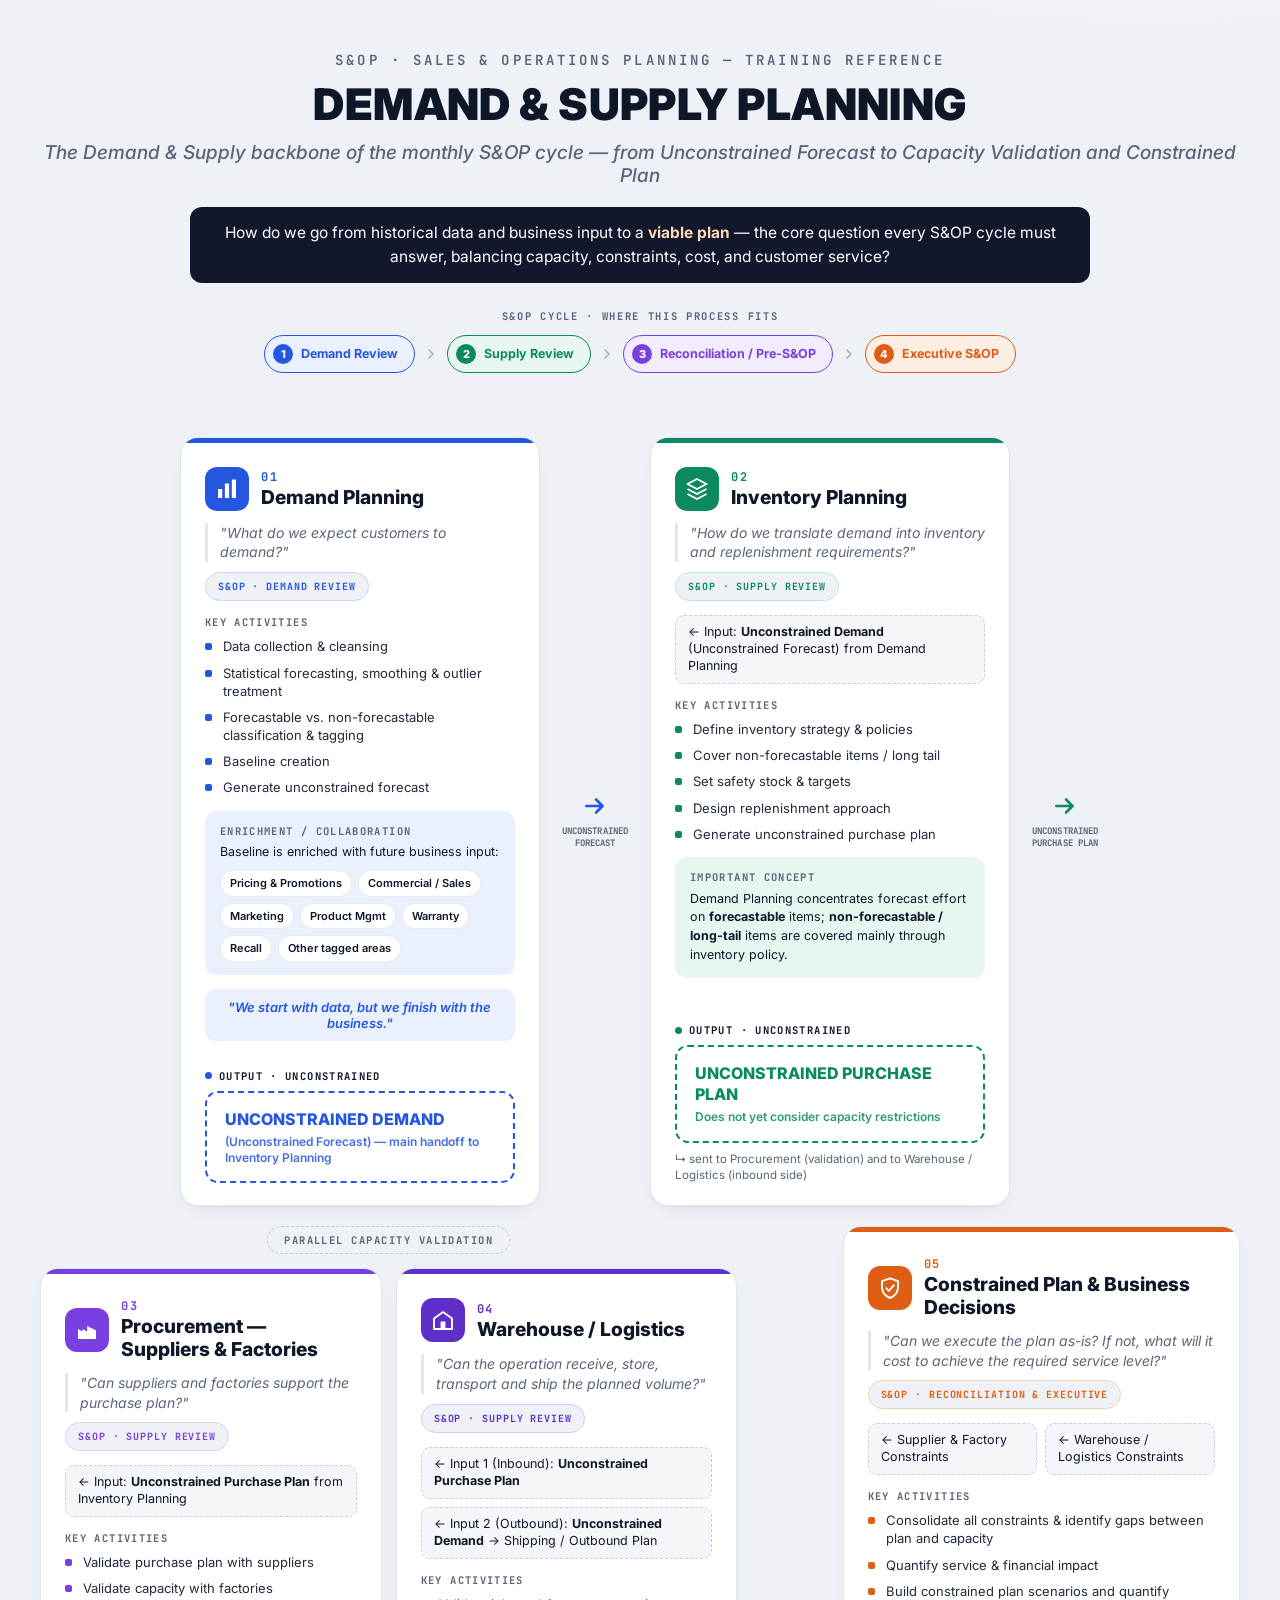
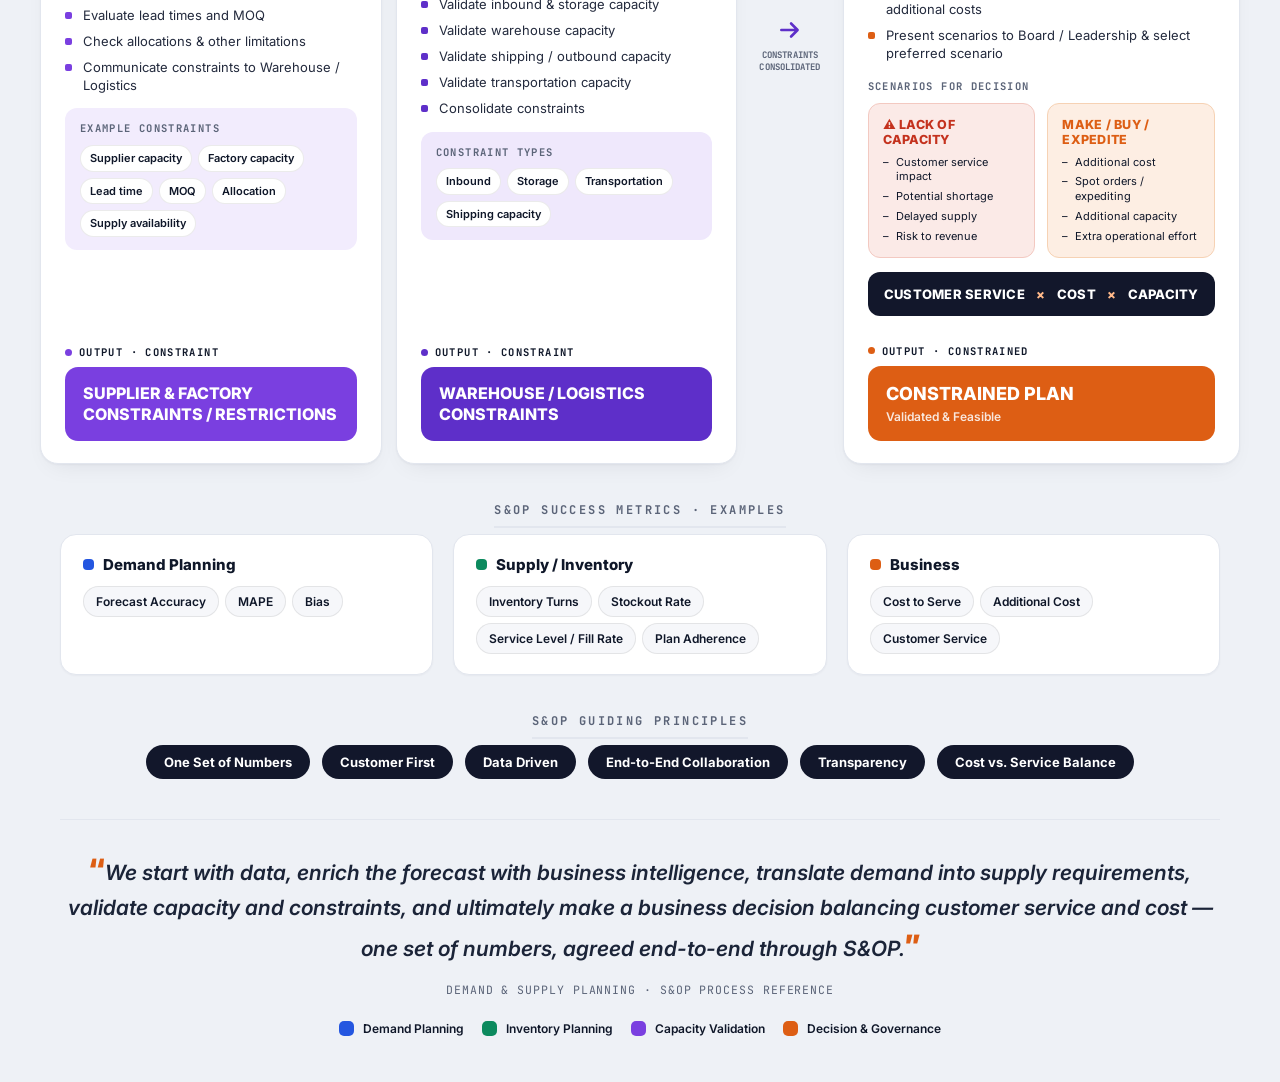
<file: templates/template_visual.html>
<!DOCTYPE html>
<html lang="pt-BR">
<head>
<meta charset="UTF-8" />
<meta name="viewport" content="width=device-width, initial-scale=1" />
<title>Abnormal Order — Business Domains</title>
<link rel="preconnect" href="https://fonts.googleapis.com">
<link href="https://fonts.googleapis.com/css2?family=Inter:wght@400;500;600;700;800;900&family=JetBrains+Mono:wght@400;500;600;700&display=swap" rel="stylesheet">
<link rel="stylesheet" href="../css/base.css">
<link rel="stylesheet" href="../css/poster.css">
<link rel="stylesheet" href="template-draft.css">
</head>
<body>
<div id="poster">

  <header>
    <div class="eyebrow-top">S&amp;OP · Sales &amp; Operations Planning — Training Reference</div>
    <h1>DEMAND &amp; SUPPLY PLANNING</h1>
    <div class="subtitle">The Demand &amp; Supply backbone of the monthly S&amp;OP cycle — from Unconstrained Forecast to Capacity Validation and Constrained Plan</div>
    <div class="qbar">How do we go from historical data and business input to a <b>viable plan</b> — the core question every S&amp;OP cycle must answer, balancing capacity, constraints, cost, and customer service?</div>

    <div id="sop-cycle">
      <div class="sop-cycle-eyebrow">S&amp;OP Cycle · Where This Process Fits</div>
      <div class="sop-cycle-row">
        <div class="sop-step" style="--sc:var(--blue); --sct:var(--blue-tint);"><span class="sop-step-num">1</span>Demand Review</div>
        <svg class="sop-chevron" viewBox="0 0 24 24" fill="none" stroke="#A7AEC0" stroke-width="2.4" stroke-linecap="round" stroke-linejoin="round"><path d="M9 6l6 6-6 6"/></svg>
        <div class="sop-step" style="--sc:var(--green); --sct:var(--green-tint);"><span class="sop-step-num">2</span>Supply Review</div>
        <svg class="sop-chevron" viewBox="0 0 24 24" fill="none" stroke="#A7AEC0" stroke-width="2.4" stroke-linecap="round" stroke-linejoin="round"><path d="M9 6l6 6-6 6"/></svg>
        <div class="sop-step" style="--sc:var(--purple); --sct:var(--purple-tint);"><span class="sop-step-num">3</span>Reconciliation / Pre-S&amp;OP</div>
        <svg class="sop-chevron" viewBox="0 0 24 24" fill="none" stroke="#A7AEC0" stroke-width="2.4" stroke-linecap="round" stroke-linejoin="round"><path d="M9 6l6 6-6 6"/></svg>
        <div class="sop-step" style="--sc:var(--orange); --sct:var(--orange-tint);"><span class="sop-step-num">4</span>Executive S&amp;OP</div>
      </div>
    </div>
  </header>

  <div id="flow">

    <!-- ============ CARD 1 — DEMAND PLANNING ============ -->
    <div class="card t-blue" id="card1">
      <div class="card-head">
        <div class="domain-row">
          <div class="domain-badge"><svg viewBox="0 0 24 24" fill="currentColor"><rect x="3" y="12" width="4.2" height="9"/><rect x="9.9" y="6.5" width="4.2" height="14.5"/><rect x="16.8" y="2.5" width="4.2" height="18.5"/></svg></div>
          <div><div class="domain-num">01</div><div class="domain-title">Demand Planning</div></div>
        </div>
        <div class="question">"What do we expect customers to demand?"</div>
        <div class="step-tag" style="color:var(--blue); border-color:#C9D6FB;">S&amp;OP · <b>Demand Review</b></div>
      </div>
      <div class="card-body">
        <div>
          <div class="sec-label" style="margin-bottom:8px;">Key activities</div>
          <ul class="activities">
            <li>Data collection &amp; cleansing</li>
            <li>Statistical forecasting, smoothing &amp; outlier treatment</li>
            <li>Forecastable vs. non-forecastable classification &amp; tagging</li>
            <li>Baseline creation</li>
            <li>Generate unconstrained forecast</li>
          </ul>
        </div>
        <div class="tinted-box">
          <div class="sec-label" style="margin-bottom:4px;">Enrichment / collaboration</div>
          Baseline is enriched with future business input:
          <div class="chips">
            <span class="chip">Pricing &amp; Promotions</span><span class="chip">Commercial / Sales</span>
            <span class="chip">Marketing</span><span class="chip">Product Mgmt</span>
            <span class="chip">Warranty</span><span class="chip">Recall</span><span class="chip">Other tagged areas</span>
          </div>
        </div>
        <div class="msg-strip">"We start with data, but we finish with the business."</div>
        <div class="spacer"></div>
        <div>
          <div class="out-label"><span class="dot" style="background:var(--blue);"></span>OUTPUT · UNCONSTRAINED</div>
          <div class="output-badge unconstrained">UNCONSTRAINED DEMAND<span class="sub">(Unconstrained Forecast) — main handoff to Inventory Planning</span></div>
        </div>
      </div>
    </div>

    <div class="connector">
      <svg class="arrow arrow-h" viewBox="0 0 24 24" fill="none" stroke="#2456E0" stroke-width="2.4" stroke-linecap="round" stroke-linejoin="round"><path d="M4 12h14M13 6l6 6-6 6"/></svg>
      <svg class="arrow arrow-v" viewBox="0 0 24 24" fill="none" stroke="#2456E0" stroke-width="2.4" stroke-linecap="round" stroke-linejoin="round"><path d="M12 4v14M6 13l6 6 6-6"/></svg>
      <div class="clabel">UNCONSTRAINED<br/>FORECAST</div>
    </div>

    <!-- ============ CARD 2 — INVENTORY PLANNING ============ -->
    <div class="card t-green" id="card2">
      <div class="card-head">
        <div class="domain-row">
          <div class="domain-badge"><svg viewBox="0 0 24 24" fill="none" stroke="currentColor" stroke-width="1.9" stroke-linejoin="round"><path d="M12 2 L21.5 7 L12 12 L2.5 7 Z"/><path d="M2.5 12 L12 17 L21.5 12"/><path d="M2.5 17 L12 22 L21.5 17"/></svg></div>
          <div><div class="domain-num">02</div><div class="domain-title">Inventory Planning</div></div>
        </div>
        <div class="question">"How do we translate demand into inventory and replenishment requirements?"</div>
        <div class="step-tag" style="color:var(--green); border-color:#BFE7D4;">S&amp;OP · <b>Supply Review</b></div>
      </div>
      <div class="card-body">
        <div class="in-tag">← Input: <b>Unconstrained Demand</b> (Unconstrained Forecast) from Demand Planning</div>
        <div>
          <div class="sec-label" style="margin-bottom:8px;">Key activities</div>
          <ul class="activities">
            <li>Define inventory strategy &amp; policies</li>
            <li>Cover non-forecastable items / long tail</li>
            <li>Set safety stock &amp; targets</li>
            <li>Design replenishment approach</li>
            <li>Generate unconstrained purchase plan</li>
          </ul>
        </div>
        <div class="tinted-box">
          <div class="sec-label" style="margin-bottom:4px;">Important concept</div>
          Demand Planning concentrates forecast effort on <b>forecastable</b> items; <b>non‑forecastable / long‑tail</b> items are covered mainly through inventory policy.
        </div>
        <div class="spacer"></div>
        <div>
          <div class="out-label"><span class="dot" style="background:var(--green);"></span>OUTPUT · UNCONSTRAINED</div>
          <div class="output-badge unconstrained">UNCONSTRAINED PURCHASE PLAN<span class="sub">Does not yet consider capacity restrictions</span></div>
          <div class="out-note">↳ sent to Procurement (validation) and to Warehouse / Logistics (inbound side)</div>
        </div>
      </div>
    </div>

    <div class="connector">
      <svg class="arrow arrow-h" viewBox="0 0 24 24" fill="none" stroke="#0C8A5E" stroke-width="2.4" stroke-linecap="round" stroke-linejoin="round"><path d="M4 12h14M13 6l6 6-6 6"/></svg>
      <svg class="arrow arrow-v" viewBox="0 0 24 24" fill="none" stroke="#0C8A5E" stroke-width="2.4" stroke-linecap="round" stroke-linejoin="round"><path d="M12 4v14M6 13l6 6 6-6"/></svg>
      <div class="clabel">UNCONSTRAINED<br/>PURCHASE PLAN</div>
    </div>

    <!-- ============ PARALLEL GROUP — PROCUREMENT + WAREHOUSE/LOGISTICS ============ -->
    <div id="parallel-group">
      <div class="parallel-tag">Parallel Capacity Validation</div>
      <div class="parallel-row">

        <!-- CARD 3 — PROCUREMENT -->
        <div class="card t-purple" id="card3">
          <div class="card-head">
            <div class="domain-row">
              <div class="domain-badge"><svg viewBox="0 0 24 24" fill="currentColor"><path d="M3 21 V11 L7.5 13.6 V11 L12.2 13.6 V8 L21 12.4 V21 Z"/></svg></div>
              <div><div class="domain-num">03</div><div class="domain-title">Procurement — Suppliers &amp; Factories</div></div>
            </div>
            <div class="question">"Can suppliers and factories support the purchase plan?"</div>
            <div class="step-tag" style="color:var(--purple); border-color:#DDCBFA;">S&amp;OP · <b>Supply Review</b></div>
          </div>
          <div class="card-body">
            <div class="in-tag">← Input: <b>Unconstrained Purchase Plan</b> from Inventory Planning</div>
            <div>
              <div class="sec-label" style="margin-bottom:8px;">Key activities</div>
              <ul class="activities">
                <li>Validate purchase plan with suppliers</li>
                <li>Validate capacity with factories</li>
                <li>Evaluate lead times and MOQ</li>
                <li>Check allocations &amp; other limitations</li>
                <li>Communicate constraints to Warehouse / Logistics</li>
              </ul>
            </div>
            <div class="tinted-box">
              <div class="sec-label" style="margin-bottom:6px;">Example constraints</div>
              <div class="chips">
                <span class="chip">Supplier capacity</span><span class="chip">Factory capacity</span>
                <span class="chip">Lead time</span><span class="chip">MOQ</span>
                <span class="chip">Allocation</span><span class="chip">Supply availability</span>
              </div>
            </div>
            <div class="spacer"></div>
            <div>
              <div class="out-label"><span class="dot" style="background:var(--purple);"></span>OUTPUT · CONSTRAINT</div>
              <div class="output-badge constraint-badge">SUPPLIER &amp; FACTORY<br/>CONSTRAINTS / RESTRICTIONS</div>
            </div>
          </div>
        </div>

        <!-- CARD 4 — WAREHOUSE / LOGISTICS -->
        <div class="card t-purple2" id="card4">
          <div class="card-head">
            <div class="domain-row">
              <div class="domain-badge"><svg viewBox="0 0 24 24" fill="none" stroke="currentColor" stroke-width="1.9" stroke-linejoin="round" stroke-linecap="round"><path d="M3 10.5 L12 4 L21 10.5 V21 H3 Z"/><rect x="9.6" y="13.5" width="4.8" height="7.5" fill="currentColor" stroke="none"/></svg></div>
              <div><div class="domain-num">04</div><div class="domain-title">Warehouse / Logistics</div></div>
            </div>
            <div class="question">"Can the operation receive, store, transport and ship the planned volume?"</div>
            <div class="step-tag" style="color:var(--purple-2); border-color:#D8C8F7;">S&amp;OP · <b>Supply Review</b></div>
          </div>
          <div class="card-body">
            <div style="display:flex; flex-direction:column; gap:8px;">
              <div class="in-tag">← Input 1 (Inbound): <b>Unconstrained Purchase Plan</b></div>
              <div class="in-tag">← Input 2 (Outbound): <b>Unconstrained Demand</b> → Shipping / Outbound Plan</div>
            </div>
            <div>
              <div class="sec-label" style="margin-bottom:8px;">Key activities</div>
              <ul class="activities">
                <li>Validate inbound &amp; storage capacity</li>
                <li>Validate warehouse capacity</li>
                <li>Validate shipping / outbound capacity</li>
                <li>Validate transportation capacity</li>
                <li>Consolidate constraints</li>
              </ul>
            </div>
            <div class="tinted-box">
              <div class="sec-label" style="margin-bottom:6px;">Constraint types</div>
              <div class="chips">
                <span class="chip">Inbound</span><span class="chip">Storage</span>
                <span class="chip">Transportation</span><span class="chip">Shipping capacity</span>
              </div>
            </div>
            <div class="spacer"></div>
            <div>
              <div class="out-label"><span class="dot" style="background:var(--purple-2);"></span>OUTPUT · CONSTRAINT</div>
              <div class="output-badge constraint-badge">WAREHOUSE / LOGISTICS<br/>CONSTRAINTS</div>
            </div>
          </div>
        </div>

      </div>
    </div>

    <div class="connector">
      <svg class="arrow arrow-h" viewBox="0 0 24 24" fill="none" stroke="#5E2FC9" stroke-width="2.4" stroke-linecap="round" stroke-linejoin="round"><path d="M4 12h14M13 6l6 6-6 6"/></svg>
      <svg class="arrow arrow-v" viewBox="0 0 24 24" fill="none" stroke="#5E2FC9" stroke-width="2.4" stroke-linecap="round" stroke-linejoin="round"><path d="M12 4v14M6 13l6 6 6-6"/></svg>
      <div class="clabel">CONSTRAINTS<br/>CONSOLIDATED</div>
    </div>

    <!-- ============ CARD 5 — CONSTRAINED PLAN & BUSINESS DECISIONS ============ -->
    <div class="card t-orange" id="card5" style="max-width:460px;">
      <div class="card-head">
        <div class="domain-row">
          <div class="domain-badge"><svg viewBox="0 0 24 24" fill="none" stroke="currentColor" stroke-width="1.9" stroke-linejoin="round" stroke-linecap="round"><path d="M12 2.3 L20 5.2 V11 C20 16.2 16.4 20.3 12 22 C7.6 20.3 4 16.2 4 11 V5.2 Z"/><path d="M8.2 12.1 L10.9 14.9 L15.9 9.2"/></svg></div>
          <div><div class="domain-num">05</div><div class="domain-title">Constrained Plan &amp; Business Decisions</div></div>
        </div>
        <div class="question">"Can we execute the plan as-is? If not, what will it cost to achieve the required service level?"</div>
        <div class="step-tag" style="color:var(--orange); border-color:#F6D2B4;">S&amp;OP · <b>Reconciliation &amp; Executive</b></div>
      </div>
      <div class="card-body">
        <div style="display:flex; flex-wrap:wrap; gap:8px;">
          <div class="in-tag" style="flex:1 1 160px;">← Supplier &amp; Factory Constraints</div>
          <div class="in-tag" style="flex:1 1 160px;">← Warehouse / Logistics Constraints</div>
        </div>
        <div>
          <div class="sec-label" style="margin-bottom:8px;">Key activities</div>
          <ul class="activities">
            <li>Consolidate all constraints &amp; identify gaps between plan and capacity</li>
            <li>Quantify service &amp; financial impact</li>
            <li>Build constrained plan scenarios and quantify additional costs</li>
            <li>Present scenarios to Board / Leadership &amp; select preferred scenario</li>
          </ul>
        </div>

        <div>
          <div class="sec-label" style="margin:2px 0 10px;">Scenarios for decision</div>
          <div class="scenario-row">
            <div class="scenario s-red">
              <div class="s-title">⚠ LACK OF CAPACITY</div>
              <ul>
                <li>Customer service impact</li><li>Potential shortage</li>
                <li>Delayed supply</li><li>Risk to revenue</li>
              </ul>
            </div>
            <div class="scenario s-orange">
              <div class="s-title">MAKE / BUY / EXPEDITE</div>
              <ul>
                <li>Additional cost</li><li>Spot orders / expediting</li>
                <li>Additional capacity</li><li>Extra operational effort</li>
              </ul>
            </div>
          </div>
        </div>

        <div class="balance-banner">CUSTOMER SERVICE <span class="x">×</span> COST <span class="x">×</span> CAPACITY</div>

        <div class="spacer"></div>
        <div>
          <div class="out-label"><span class="dot" style="background:var(--orange);"></span>OUTPUT · CONSTRAINED</div>
          <div class="output-badge constraint-badge" style="font-size:18px;">CONSTRAINED PLAN<span class="sub">Validated &amp; Feasible</span></div>
        </div>
      </div>
    </div>

  </div><!-- /flow -->

  <!-- ===== METRICS ===== -->
  <div id="metrics">
    <div class="band-eyebrow"><span>S&amp;OP Success Metrics · Examples</span></div>
    <div class="metrics-row">
      <div class="metric-panel">
        <h3><span class="sw" style="background:var(--blue);"></span>Demand Planning</h3>
        <div class="chips"><span class="chip">Forecast Accuracy</span><span class="chip">MAPE</span><span class="chip">Bias</span></div>
      </div>
      <div class="metric-panel">
        <h3><span class="sw" style="background:var(--green);"></span>Supply / Inventory</h3>
        <div class="chips"><span class="chip">Inventory Turns</span><span class="chip">Stockout Rate</span><span class="chip">Service Level / Fill Rate</span><span class="chip">Plan Adherence</span></div>
      </div>
      <div class="metric-panel">
        <h3><span class="sw" style="background:var(--orange);"></span>Business</h3>
        <div class="chips"><span class="chip">Cost to Serve</span><span class="chip">Additional Cost</span><span class="chip">Customer Service</span></div>
      </div>
    </div>
  </div>

  <!-- ===== PRINCIPLES ===== -->
  <div id="principles">
    <div class="band-eyebrow"><span>S&amp;OP Guiding Principles</span></div>
    <div class="principle-row">
      <div class="principle-chip">One Set of Numbers</div>
      <div class="principle-chip">Customer First</div>
      <div class="principle-chip">Data Driven</div>
      <div class="principle-chip">End-to-End Collaboration</div>
      <div class="principle-chip">Transparency</div>
      <div class="principle-chip">Cost vs. Service Balance</div>
    </div>
  </div>

  <!-- ===== FOOTER ===== -->
  <div id="footer">
    <div class="quote">We start with data, enrich the forecast with business intelligence, translate demand into supply requirements, validate capacity and constraints, and ultimately make a business decision balancing customer service and cost — one set of numbers, agreed end-to-end through S&amp;OP.</div>
    <div class="caption">Demand &amp; Supply Planning · S&amp;OP Process Reference</div>
    <div class="legend-row">
      <div class="legend-item"><span class="legend-sw" style="background:var(--blue);"></span>Demand Planning</div>
      <div class="legend-item"><span class="legend-sw" style="background:var(--green);"></span>Inventory Planning</div>
      <div class="legend-item"><span class="legend-sw" style="background:var(--purple);"></span>Capacity Validation</div>
      <div class="legend-item"><span class="legend-sw" style="background:var(--orange);"></span>Decision &amp; Governance</div>
    </div>
  </div>

</div>
</body>
</html>
</file>
<file: css/base.css>
:root{
  --bg:#EEF1F6;
  --surface:#FFFFFF;
  --ink:#0F1729;
  --muted:#5B6478;
  --line:#E2E6EE;
  --ink-panel:#12172B;
}
*{box-sizing:border-box; margin:0; padding:0;}
html{ -webkit-text-size-adjust:100%; }
body{background:var(--bg); font-family:'Inter',sans-serif; color:var(--ink);}
.mono{font-family:'JetBrains Mono',monospace;}
img,svg{display:block; max-width:100%;}
</file>
<file: css/poster.css>
:root{
  --blue:#2456E0;      --blue-tint:#EBF0FE;
  --green:#0C8A5E;     --green-tint:#E7F7F0;
  --purple:#7A3FE0;    --purple-tint:#F2ECFD;
  --purple-2:#5E2FC9;  --purple-2-tint:#EFE8FC;
  --orange:#DD5E14;    --orange-tint:#FDEEE3;
  --teal:#0E7C86;      --teal-tint:#E3F4F5;
  --red:#C4321E;       --red-tint:#FBEAE7;
  --slate:#3B4258;     --slate-tint:#EEF0F4;
}

#poster{
  max-width:1760px;
  margin:0 auto;
  background:
    radial-gradient(1100px 500px at 90% -10%, #F4F7FF 0%, rgba(244,247,255,0) 60%),
    var(--bg);
  padding: clamp(24px,4vw,52px) clamp(16px,4vw,40px) clamp(28px,4vw,46px);
  position:relative;
}

/* ===== HEADER ===== */
header{ text-align:center; padding-bottom: clamp(18px,3vw,30px); }
.eyebrow-top{
  font-family:'JetBrains Mono',monospace; font-size: clamp(11px,1.1vw,14px); font-weight:600;
  letter-spacing:.22em; color:var(--muted); text-transform:uppercase;
}
h1{
  font-size: clamp(24px,3.4vw,44px); font-weight:900; letter-spacing:.01em; margin-top:10px;
  line-height:1.18;
}
h1 .accent{ color:var(--orange); }
.subtitle{
  margin-top:10px; font-size: clamp(14px,1.6vw,19px); font-style:italic; color:var(--muted); font-weight:500;
}
.qbar{
  max-width:900px; margin:20px auto 0; padding:14px 22px; border-radius:12px;
  background:var(--ink-panel); color:#fff; font-size: clamp(13px,1.3vw,15.5px); line-height:1.55;
}
.qbar b{ color:#FFD9B8; }

/* ===== LIFECYCLE RIBBON ===== */
#lifecycle{ margin: clamp(18px,2.6vw,26px) auto 0; max-width:1000px; }
.lifecycle-eyebrow{
  text-align:center; font-family:'JetBrains Mono',monospace; font-size:10.5px; font-weight:700;
  letter-spacing:.16em; color:var(--muted); text-transform:uppercase; margin-bottom:12px;
}
.lifecycle-row{
  display:flex; flex-wrap:wrap; align-items:center; justify-content:center; gap:8px;
}
.lc-step{
  display:flex; align-items:center; gap:8px; font-size:12.5px; font-weight:700; color:var(--sc);
  background:var(--sct); border:1px solid var(--sc); border-radius:100px; padding:8px 16px 8px 8px;
}
.lc-step-num{
  width:20px; height:20px; border-radius:50%; background:var(--sc); color:#fff;
  display:flex; align-items:center; justify-content:center; font-size:11px; font-weight:800; flex:none;
}
.lc-chevron{ width:16px; height:16px; flex:none; }
@media (max-width: 640px){ .lc-chevron{ transform:rotate(90deg); } }
.lc-branch{ display:flex; flex-wrap:wrap; align-items:center; justify-content:center; gap:6px 10px; margin-top:10px; }
.lc-branch-pill{
  font-size:12px; font-weight:700; color:var(--purple-2); background:#fff;
  border:1px dashed var(--purple-2); border-radius:100px; padding:6px 14px;
}
.lc-branch-note{ font-size:12px; font-style:italic; color:var(--muted); }

.step-tag{
  display:inline-block; margin-top:10px; max-width:100%;
  font-family:'JetBrains Mono',monospace; font-size:10px; font-weight:700; letter-spacing:.09em;
  text-transform:uppercase; padding:6px 12px; border-radius:100px; background:var(--bg); color:var(--muted);
  border:1px solid var(--line); line-height:1.5;
}
.step-tag b{ color:inherit; }

/* ===== FLOW ===== */
#flow{
  display:flex; flex-wrap:wrap; align-items:stretch; justify-content:center;
  gap: clamp(10px,1.6vw,20px);
  margin-top: clamp(20px,3vw,34px);
}

.connector{
  display:flex; flex-direction:column; align-items:center; justify-content:center;
  flex: 0 0 auto; gap:6px; padding: 0 2px; min-width:34px;
}
.connector .arrow{ width:26px; height:26px; }
.connector .arrow-v{ display:none; }
@media (max-width: 900px){
  .connector{ flex-direction:row; min-width:0; width:100%; }
  .connector .arrow-h{ display:none; }
  .connector .arrow-v{ display:block; }
}

/* ===== MONTH GROUPS ===== */
#months{ max-width:1160px; margin: clamp(20px,3vw,34px) auto 0; }
.month-head{ display:flex; align-items:center; justify-content:center; flex-wrap:wrap; gap:6px 12px; margin-bottom:14px; }
.month-tag{
  font-family:'JetBrains Mono',monospace; font-size:12px; font-weight:700; letter-spacing:.16em;
  text-transform:uppercase; background:var(--ink-panel); color:#fff; padding:6px 14px; border-radius:100px;
}
.month-sub{ font-size:13px; font-style:italic; color:var(--muted); }
.month-row{ display:flex; flex-wrap:wrap; align-items:stretch; justify-content:center; gap: clamp(10px,1.6vw,20px); }
.month-row .card{ max-width:460px; }
.month-link{ display:flex; justify-content:center; padding: clamp(10px,1.6vw,16px) 0; color:var(--muted); }
.month-link svg{ width:26px; height:26px; }

.card{
  flex: 1 1 260px; max-width:360px;
  background:var(--surface); border-radius:18px;
  border:1px solid var(--line);
  box-shadow:0 1px 2px rgba(16,24,40,.04), 0 10px 24px -12px rgba(16,24,40,.10);
  display:flex; flex-direction:column;
  overflow:hidden;
}
@media (max-width: 900px){
  .card{ max-width:520px; flex:1 1 100%; }
}
a.card, a.gov-panel, a.e2e-panel{ text-decoration:none; color:inherit; transition:box-shadow .15s ease, transform .15s ease; }
a.gov-panel{ display:block; color:#fff; }
a.card:hover, a.gov-panel:hover, a.e2e-panel:hover{ box-shadow:0 1px 2px rgba(16,24,40,.04), 0 16px 30px -12px rgba(16,24,40,.22); transform:translateY(-2px); }
a.card:focus-visible, a.gov-panel:focus-visible, a.e2e-panel:focus-visible{ outline:3px solid var(--ink); outline-offset:3px; }

.card-head{ padding: clamp(16px,2vw,24px) clamp(16px,2vw,24px) 0; }
.card-body{ padding: 14px clamp(16px,2vw,24px) clamp(16px,2vw,22px); display:flex; flex-direction:column; gap:14px; flex:1; }
.domain-row{ display:flex; align-items:center; gap:12px; }
.domain-badge{
  width:44px; height:44px; border-radius:12px; display:flex; align-items:center; justify-content:center;
  color:#fff; flex:none;
}
.domain-badge svg{ width:24px; height:24px; }
.domain-num{
  font-family:'JetBrains Mono',monospace; font-size:12px; font-weight:700; letter-spacing:.14em;
}
.domain-title{ font-size: clamp(16px,1.5vw,20px); font-weight:800; line-height:1.18; margin-top:1px;}
.question{
  margin-top:12px; font-size:14px; font-style:italic; color:var(--muted); line-height:1.42;
  border-left:3px solid var(--line); padding-left:12px;
}

.card-sum{ font-size:13px; line-height:1.45; color:#232A3D; }
.chips{ display:flex; flex-wrap:wrap; gap:6px; margin-top:8px; }
.chip{
  font-size:11px; font-weight:600; padding:4px 9px; border-radius:100px; background:#fff;
  border:1px solid rgba(0,0,0,.08); white-space:nowrap;
}

.spacer{ flex:1; }

.card-more{
  font-family:'JetBrains Mono',monospace; font-size:11px; font-weight:700; letter-spacing:.1em;
  text-transform:uppercase;
}
a.card:hover .card-more, a.gov-panel:hover .card-more, a.e2e-panel:hover .card-more{ text-decoration:underline; }

/* domain color themes */
.t-blue .domain-badge{ background:var(--blue); } .t-blue .domain-num, .t-blue .card-more{ color:var(--blue);}
.t-blue .card-head{ border-top:5px solid var(--blue); }

.t-green .domain-badge{ background:var(--green); } .t-green .domain-num, .t-green .card-more{ color:var(--green);}
.t-green .card-head{ border-top:5px solid var(--green); }

.t-purple .domain-badge{ background:var(--purple); } .t-purple .domain-num, .t-purple .card-more{ color:var(--purple);}
.t-purple .card-head{ border-top:5px solid var(--purple); }

.t-purple2 .domain-badge{ background:var(--purple-2); } .t-purple2 .domain-num, .t-purple2 .card-more{ color:var(--purple-2);}
.t-purple2 .card-head{ border-top:5px solid var(--purple-2); }

.t-orange .domain-badge{ background:var(--orange);} .t-orange .domain-num, .t-orange .card-more{ color:var(--orange);}
.t-orange .card-head{ border-top:5px solid var(--orange); }

.t-teal .domain-badge{ background:var(--teal);} .t-teal .domain-num, .t-teal .card-more{ color:var(--teal);}
.t-teal .card-head{ border-top:5px solid var(--teal); }

/* ===== GOVERNANCE BAND (cross-cutting) ===== */
#governance{ max-width:1160px; margin: clamp(26px,4vw,34px) auto 0; }
.gov-panel{
  background:var(--ink-panel); border-radius:18px; padding: clamp(18px,2.4vw,26px);
  color:#fff;
}
.gov-head{ text-align:center; margin-bottom:18px; }
.gov-head .tag{
  font-family:'JetBrains Mono',monospace; font-size:10.5px; font-weight:700; letter-spacing:.16em;
  text-transform:uppercase; color:#A9B0C4;
}
.gov-head h2{ font-size: clamp(17px,1.8vw,21px); font-weight:800; margin-top:6px; }
.gov-head .gov-sub{ font-size:12.5px; color:#9AA2B8; margin-top:4px; font-style:italic; }
.gov-panel .card-more{ display:block; text-align:center; margin-top:14px; color:#FFD9B8; }

/* ===== END-TO-END EXAMPLE ===== */
#e2e{ max-width:1160px; margin: clamp(26px,4vw,34px) auto 0; }
a.e2e-panel{
  display:block; text-align:center; background:var(--surface); border:2px dashed var(--orange);
  border-radius:18px; padding: clamp(18px,2.4vw,26px);
}
.e2e-tag{ font-family:'JetBrains Mono',monospace; font-size:10.5px; font-weight:700; letter-spacing:.16em; text-transform:uppercase; color:var(--orange); }
.e2e-panel h2{ font-size: clamp(17px,1.8vw,21px); font-weight:800; margin-top:6px; }
.e2e-sub{ font-size:13px; color:var(--muted); margin-top:4px; font-style:italic; }
.e2e-panel .card-more{ display:block; margin-top:12px; color:var(--orange); }

/* ===== REVIEW / CLARIFICATIONS ===== */
#review{ max-width:1160px; margin: clamp(26px,4vw,34px) auto 0; }
.review-grid{ display:flex; flex-wrap:wrap; gap:14px; }
.review-card{
  flex:1 1 300px; background:var(--surface); border:1px solid var(--line); border-radius:14px;
  padding:16px 18px; position:relative;
}
.review-num{ font-family:'JetBrains Mono',monospace; font-size:10.5px; font-weight:700; color:var(--muted); letter-spacing:.08em;}
.review-q{ font-size:12.5px; font-style:italic; color:#2B3350; line-height:1.4; margin-top:5px; }
.review-d{ font-size:12.5px; line-height:1.48; color:#232A3D; margin-top:9px; }
.review-status{
  display:inline-block; margin-top:11px; font-family:'JetBrains Mono',monospace; font-size:9.5px; font-weight:800;
  letter-spacing:.08em; text-transform:uppercase; padding:5px 10px; border-radius:100px;
}
.st-closed{ background:var(--green-tint); color:var(--green); }
.st-resolved{ background:var(--blue-tint); color:var(--blue); }
.st-process{ background:var(--red-tint); color:var(--red); }
.st-gov{ background:var(--orange-tint); color:var(--orange); }

/* ===== METRICS BAND ===== */
#metrics{ max-width:1160px; margin: clamp(26px,4vw,34px) auto 0; }
.band-eyebrow{ text-align:center; margin-bottom:16px; }
.band-eyebrow span{
  font-family:'JetBrains Mono',monospace; font-size:12px; font-weight:700; letter-spacing:.2em;
  color:var(--muted); text-transform:uppercase; border-bottom:2px solid var(--line); padding-bottom:8px;
}
.metrics-row{ display:flex; flex-wrap:wrap; gap:20px; }
.metric-panel{
  flex:1 1 260px; background:var(--surface); border:1px solid var(--line); border-radius:16px; padding:20px 22px;
  box-shadow:0 1px 2px rgba(16,24,40,.04);
}
.metric-panel h3{ font-size:15px; font-weight:800; margin-bottom:12px; display:flex; align-items:center; gap:9px;}
.metric-panel h3 .sw{ width:11px; height:11px; border-radius:4px; }
.metric-panel .chips{ margin-top:2px; }
.metric-panel .chip{ background:#F6F7FA; font-size:12px; padding:7px 12px; }

/* ===== PRINCIPLES ===== */
#principles{ margin: clamp(26px,4vw,34px) auto 0; text-align:center; }
.principle-row{ display:flex; justify-content:center; gap:12px; flex-wrap:wrap; }
.principle-chip{
  font-size:13px; font-weight:700; padding:9px 18px; border-radius:100px;
  background:var(--ink-panel); color:#fff;
}

/* ===== FOOTER ===== */
#footer{ max-width:1160px; margin: clamp(30px,5vw,40px) auto 0; text-align:center; padding-top:28px; border-top:1px solid var(--line); }
.quote{ font-size: clamp(15px,1.9vw,21px); font-style:italic; font-weight:600; line-height:1.5; color:#1B2438; }
.quote::before{ content:"\201C"; color:var(--orange); font-size:1.4em; font-style:normal; font-weight:900; }
.quote::after{ content:"\201D"; color:var(--orange); font-size:1.4em; font-style:normal; font-weight:900; }
.caption{ margin-top:14px; font-family:'JetBrains Mono',monospace; font-size:11.5px; color:var(--muted); letter-spacing:.08em; text-transform:uppercase;}

.legend-row{ display:flex; justify-content:center; gap:18px; margin-top:24px; flex-wrap:wrap;}
.legend-item{ display:flex; align-items:center; gap:9px; font-size:12px; font-weight:600; color:var(--ink);}
.legend-sw{ width:15px; height:15px; border-radius:5px; }
</file>
<file: css/detail.css>
:root{
  --accent:#2456E0; --accent-tint:#EBF0FE;
}
code{font-family:'JetBrains Mono',monospace; font-size:12.5px;}

.wrap{ max-width:880px; margin:0 auto; padding: clamp(24px,4vw,52px) clamp(16px,4vw,40px) 70px; }

.back-link{
  display:inline-flex; align-items:center; gap:6px; font-family:'JetBrains Mono',monospace;
  font-size:11.5px; font-weight:700; letter-spacing:.05em; color:var(--muted); text-decoration:none;
}
.back-link:hover{ color:var(--ink); }
.back-link svg{ width:14px; height:14px; }

.dom-eyebrow{
  margin-top:26px; font-family:'JetBrains Mono',monospace; font-size:11px; font-weight:700;
  letter-spacing:.18em; text-transform:uppercase; color:var(--accent);
}
.dom-head{ display:flex; align-items:center; gap:18px; margin-top:12px; }
.dom-badge{
  width:56px; height:56px; border-radius:15px; background:var(--accent); color:#fff; flex:none;
  display:flex; align-items:center; justify-content:center;
}
.dom-badge svg{ width:30px; height:30px; }
h1{ font-size: clamp(24px,3.4vw,38px); font-weight:900; line-height:1.15; }
.dom-question{
  margin-top:18px; font-size: clamp(15px,1.6vw,18px); font-style:italic; color:var(--muted);
  border-left:3px solid var(--line); padding-left:16px; line-height:1.5;
}

.sec{ margin-top: clamp(30px,4vw,44px); }
.sec h2{
  font-family:'JetBrains Mono',monospace; font-size:12.5px; font-weight:700; letter-spacing:.13em;
  text-transform:uppercase; color:var(--muted); padding-bottom:10px; border-bottom:1px solid var(--line);
  margin-bottom:16px;
}
.sec h3{ font-size:14.5px; font-weight:800; margin:18px 0 8px; color:var(--ink); }
.sec p{ font-size:14.5px; line-height:1.62; color:#232A3D; margin-bottom:10px; }
.sec ul{ list-style:none; display:flex; flex-direction:column; gap:9px; margin:6px 0 4px; }
.sec ul li{ font-size:14px; line-height:1.5; padding-left:20px; position:relative; color:#232A3D; }
.sec ul li::before{ content:""; position:absolute; left:0; top:7px; width:7px; height:7px; border-radius:2px; background:var(--accent); }

.box{ border-radius:14px; padding:18px 20px; background:var(--accent-tint); margin:14px 0; }
.box .lbl{ font-family:'JetBrains Mono',monospace; font-size:10.5px; font-weight:700; letter-spacing:.12em; text-transform:uppercase; color:var(--muted); margin-bottom:8px; }
.box code{ display:block; line-height:1.7; }

.ex-row{ display:flex; flex-wrap:wrap; gap:12px; }
.ex{ flex:1 1 200px; background:#fff; border:1px solid var(--line); border-radius:12px; padding:14px 16px; }
.ex .ex-lbl{ font-family:'JetBrains Mono',monospace; font-size:10px; font-weight:700; color:var(--muted); letter-spacing:.08em; text-transform:uppercase; margin-bottom:8px; }
.ex code{ font-size:12.5px; line-height:1.75; }
.ex .ex-res{ margin-top:8px; font-weight:800; font-size:13.5px; color:var(--accent); }

.principle-row{ display:flex; flex-wrap:wrap; gap:8px; margin-top:6px;}
.principle-chip{ font-size:12px; font-weight:700; padding:7px 14px; border-radius:100px; background:var(--ink-panel); color:#fff; }

.nav-footer{
  margin-top: clamp(40px,6vw,56px); padding-top:24px; border-top:1px solid var(--line);
  display:flex; justify-content:space-between; align-items:center; flex-wrap:wrap; gap:12px;
}
.nav-btn{
  display:inline-flex; align-items:center; gap:8px; font-size:13px; font-weight:700; text-decoration:none;
  padding:11px 18px; border-radius:100px; border:1px solid var(--line); background:#fff; color:var(--ink);
  transition:box-shadow .15s ease, transform .15s ease;
}
.nav-btn:hover{ box-shadow:0 8px 18px -8px rgba(16,24,40,.18); transform:translateY(-1px); }
.nav-btn svg{ width:15px; height:15px; }
.nav-btn.next{ background:var(--accent); color:#fff; border-color:var(--accent); }

.mech-grid{ display:flex; flex-wrap:wrap; gap:12px; margin:14px 0; }
.mech{ flex:1 1 180px; background:#fff; border:1px solid var(--line); border-radius:12px; padding:14px 16px; }
.mech-badge{
  display:inline-flex; align-items:center; gap:6px; font-family:'JetBrains Mono',monospace; font-size:10.5px;
  font-weight:800; letter-spacing:.07em; text-transform:uppercase; color:var(--accent); margin-bottom:8px;
}
.mech-num{
  width:18px; height:18px; border-radius:50%; background:var(--accent); color:#fff;
  display:inline-flex; align-items:center; justify-content:center; font-size:10px; font-weight:800; flex:none;
}
.mech-anytime{ border:1px dashed var(--accent); background:var(--accent-tint); }
.mech-anytime .mech-num{ background:transparent; color:var(--accent); font-size:12px; }
.mech-title{ font-size:14px; font-weight:800; line-height:1.3; }

.io .ex{ border-left:4px solid var(--accent); }
.io .ex-res{ margin-top:0; }
.io-note{ font-size:13px; line-height:1.45; color:var(--muted); margin-top:4px; }

.plain .lbl{
  font-family:'JetBrains Mono',monospace; font-size:10.5px; font-weight:700; letter-spacing:.12em;
  text-transform:uppercase; color:var(--accent); margin-bottom:8px;
}

.plain{ margin:14px 0; padding:16px 18px; border-radius:14px; background:var(--accent-tint); }
.sec .plain p{ font-size:15.5px; font-weight:600; line-height:1.5; color:var(--ink); margin-bottom:4px; }
.sec .plain p:last-child{ margin-bottom:0; }

.flow-steps{ list-style:none; display:flex; flex-wrap:wrap; align-items:center; gap:10px 26px; margin:14px 0; }
.flow-steps li{
  position:relative; display:flex; align-items:center; gap:8px; max-width:100%;
  font-size:13px; font-weight:700; line-height:1.3; color:var(--accent);
  background:var(--accent-tint); border:1px solid var(--accent); border-radius:100px; padding:7px 14px 7px 7px;
}
.flow-steps li:not(:last-child)::after{
  content:"→"; position:absolute; left:100%; top:50%; transform:translateY(-50%);
  width:26px; text-align:center; color:var(--muted);
}
.fs-num, .fs-ico{ width:20px; height:20px; border-radius:50%; background:var(--accent); color:#fff; display:flex; align-items:center; justify-content:center; font-size:11px; font-weight:800; flex:none; }
.fs-ico{ width:26px; height:26px; }
.fs-ico svg{ width:15px; height:15px; }
@media (max-width:640px){
  .flow-steps{ flex-direction:column; align-items:flex-start; gap:22px; }
  .flow-steps li:not(:last-child)::after{ content:"↓"; left:18px; top:100%; transform:none; width:auto; line-height:22px; }
}

/* Visuais: .bar (exemplos numéricos), .queue (fila), .audit (registro) */
.bars{ display:flex; flex-direction:column; gap:8px; }
.bar-row{ display:grid; grid-template-columns:52px minmax(0,1fr) 36px; align-items:end; gap:8px;
  font:700 11px/26px 'JetBrains Mono',monospace; color:var(--muted); }
.bar-row > :last-child{ text-align:right; color:var(--ink); }
.bar{ position:relative; display:flex; height:26px; border-radius:6px; background:var(--bg); }
.bar:has(.marker:not(.is-below) span){ margin-top:18px; }
.bar:has(.marker.is-below span){ margin-bottom:18px; }
.bar.is-empty{ background:none; border:1.5px dashed var(--line); }
.seg{ flex:0 0 var(--w); display:flex; align-items:center; justify-content:center; overflow:hidden; white-space:nowrap;
  font:800 11px 'JetBrains Mono',monospace; color:#fff; background:var(--accent); }
.seg:first-of-type{ border-radius:6px 0 0 6px; }
.seg:last-of-type{ border-top-right-radius:6px; border-bottom-right-radius:6px; }
.is-soft{ background:var(--accent-tint); color:var(--accent); box-shadow:inset 0 0 0 1.5px var(--accent); }
.is-hatched{ background:repeating-linear-gradient(135deg,var(--accent) 0 3px,var(--accent-tint) 3px 7px);
  color:var(--ink); text-shadow:0 0 3px #fff,0 0 3px #fff; }
.marker{ position:absolute; left:var(--x); top:-5px; bottom:-5px; margin-left:-1px; border-left:2px dashed var(--ink); }
.marker span{ position:absolute; bottom:100%; left:-2px; padding-bottom:2px; white-space:nowrap;
  font:800 10.5px 'JetBrains Mono',monospace; color:var(--ink); }
.marker.to-left span{ left:auto; right:0; }
.marker.is-below span{ bottom:auto; top:100%; padding:2px 0 0; }
.key{ display:flex; flex-wrap:wrap; gap:6px 14px; margin-top:10px; font-size:12px; font-weight:600; color:var(--muted); }
.key span{ display:inline-flex; align-items:center; gap:6px; }
.key i{ width:12px; height:12px; border-radius:3px; }
.key i:not([class]){ background:var(--accent); }
.key i.is-marker{ width:0; border-radius:0; border-left:2px dashed var(--ink); }

.queue{ list-style:none; display:flex; flex-wrap:wrap; gap:8px; }
.queue li{ font:700 12.5px 'JetBrains Mono',monospace; padding:10px 12px; border-radius:10px; background:#fff; border:1.5px solid var(--line); }
.queue li:first-child{ background:var(--accent); border-color:var(--accent); color:#fff; }
.queue li:first-child::before{ content:"1º · "; opacity:.75; }
.q-exits{ display:flex; flex-wrap:wrap; gap:8px; margin-top:12px; }
.q-exit{ font-size:12.5px; font-weight:700; padding:6px 12px; border-radius:100px; background:var(--accent-tint); color:var(--accent); border:1px solid var(--accent); }
.q-exit.is-out{ background:none; color:var(--muted); border:1px dashed var(--muted); }

.audit dl{ display:grid; grid-template-columns:max-content 1fr; gap:8px 14px; align-items:baseline; }
.audit dt{ font:700 10.5px 'JetBrains Mono',monospace; letter-spacing:.08em; text-transform:uppercase; color:var(--muted); }
.audit dd{ font-size:14px; font-weight:700; }
.audit s{ color:var(--muted); font-weight:600; }
.audit ins{ text-decoration:none; color:#fff; background:var(--accent); border-radius:100px; padding:2px 10px; }

/* Exemplo de ponta a ponta: cada passo herda --accent do domínio via style no .sec */
.e2e-links{ display:flex; flex-wrap:wrap; gap:6px; margin-top:12px; }
.e2e-links a{
  font:700 11.5px 'JetBrains Mono',monospace; letter-spacing:.03em; text-decoration:none;
  padding:5px 11px; border-radius:100px; color:var(--accent); background:#fff; border:1px solid var(--accent);
}
.e2e-links a:hover{ background:var(--accent-tint); }
.flow-steps a{ color:inherit; text-decoration:none; }

.sec table{ width:100%; border-collapse:collapse; margin:14px 0; font-size:13.5px; }
.sec table th, .sec table td{ text-align:left; padding:10px 14px; border:1px solid var(--line); }
.sec table th{ background:var(--accent-tint); font-weight:800; }
@media (max-width:480px){ .sec table th, .sec table td{ padding:8px; } }
</file>
<file: templates/template-draft.css>
/* Regras exclusivas deste rascunho, sem equivalente em css/poster.css */

#sop-cycle{ margin: clamp(18px,2.6vw,26px) auto 0; max-width:960px; }
.sop-cycle-eyebrow{
  text-align:center; font-family:'JetBrains Mono',monospace; font-size:10.5px; font-weight:700;
  letter-spacing:.16em; color:var(--muted); text-transform:uppercase; margin-bottom:12px;
}
.sop-cycle-row{
  display:flex; flex-wrap:wrap; align-items:center; justify-content:center; gap:8px;
}
.sop-step{
  display:flex; align-items:center; gap:8px; font-size:12.5px; font-weight:700; color:var(--sc);
  background:var(--sct); border:1px solid var(--sc); border-radius:100px; padding:8px 16px 8px 8px;
}
.sop-step-num{
  width:20px; height:20px; border-radius:50%; background:var(--sc); color:#fff;
  display:flex; align-items:center; justify-content:center; font-size:11px; font-weight:800; flex:none;
}
.sop-chevron{ width:16px; height:16px; flex:none; }
@media (max-width: 640px){ .sop-chevron{ transform:rotate(90deg); } }

/* ===== parallel group (Procurement + Warehouse) ===== */
#parallel-group{
  flex: 1 1 560px; max-width:760px;
  display:flex; flex-direction:column; gap:14px;
}
@media (max-width: 900px){ #parallel-group{ max-width:520px; } }
.parallel-tag{
  align-self:center; font-family:'JetBrains Mono',monospace; font-size:10.5px; font-weight:700;
  letter-spacing:.14em; color:var(--muted); text-transform:uppercase;
  padding:6px 16px; border:1px dashed #C7CCDA; border-radius:100px; background:var(--bg);
}
.parallel-row{ display:flex; flex-wrap:wrap; gap:14px; flex:1; }
.parallel-row .card{ flex:1 1 260px; max-width:none; }

/* variante de cenário exclusiva deste rascunho */
.s-orange{ background:var(--orange-tint); border:1px solid #F6D2B4; }
.s-orange .s-title{ color:var(--orange); }

/* Regras que saíram de css/poster.css quando o índice virou visão geral (27/09/2026); só este template ainda as usa */
.sec-label{
  font-family:'JetBrains Mono',monospace; font-size:10.5px; font-weight:700; letter-spacing:.13em;
  color:var(--muted); text-transform:uppercase;
}
ul.activities{ list-style:none; display:flex; flex-direction:column; gap:8px; }
ul.activities li{
  font-size:13px; line-height:1.4; padding-left:18px; position:relative; color:#232A3D;
}
ul.activities li::before{
  content:""; position:absolute; left:0; top:6px; width:7px; height:7px; border-radius:2px;
}

.tinted-box{ border-radius:12px; padding:13px 15px; font-size:12.5px; line-height:1.5; }
.tinted-box code{ font-family:'JetBrains Mono',monospace; font-size:11.5px; }
.msg-strip{
  text-align:center; font-style:italic; font-size:13px; font-weight:600; padding:10px 8px;
}

.out-note{ font-size:11.5px; color:var(--muted); margin-top:8px; line-height:1.4; }
.t-blue .tinted-box{ background:var(--blue-tint); }
.t-blue .msg-strip{ background:var(--blue-tint); color:var(--blue); border-radius:10px; }
.t-blue ul.activities li::before{ background:var(--blue); }
.t-green .tinted-box{ background:var(--green-tint); }
.t-green ul.activities li::before{ background:var(--green); }
.t-purple .tinted-box{ background:var(--purple-tint); }
.t-purple ul.activities li::before{ background:var(--purple); }
.t-purple2 .tinted-box{ background:var(--purple-2-tint); }
.t-purple2 ul.activities li::before{ background:var(--purple-2); }
.t-orange .tinted-box{ background:var(--orange-tint);}
.t-orange ul.activities li::before{ background:var(--orange);}
.t-teal .tinted-box{ background:var(--teal-tint);}
.t-teal ul.activities li::before{ background:var(--teal);}

.balance-banner{
  background:var(--ink-panel); border-radius:12px; padding:14px 10px; text-align:center;
  color:#fff; font-weight:800; font-size:13px; letter-spacing:.02em;
}
.balance-banner .x{ color:#FFB98A; margin:0 8px; }

/* attended / back order (card 6) */
.scenario-row{ display:flex; flex-wrap:wrap; gap:12px; }
.scenario{ flex:1 1 160px; border-radius:12px; padding:13px 14px; }
.scenario .s-title{ font-size:12.5px; font-weight:800; letter-spacing:.02em; margin-bottom:8px; }
.scenario ul{ list-style:none; display:flex; flex-direction:column; gap:5px;}
.scenario li{ font-size:11px; line-height:1.35; padding-left:13px; position:relative; }
.scenario li::before{ content:"–"; position:absolute; left:0; top:0; }
.s-red{ background:var(--red-tint); border:1px solid #F3C9C1; }
.s-red .s-title{ color:var(--red); }

/* Regras que saíram de css/poster.css quando input/output foram para as páginas (28/09/2026) */
.in-tag{
  font-size:12.5px; padding:8px 12px; border-radius:9px; background:#F5F6F9;
  border:1px dashed #C9CEDB; color:var(--ink); line-height:1.35;
}
.in-tag b{ font-weight:700; }
.connector .clabel{
  font-family:'JetBrains Mono',monospace; font-size:9px; font-weight:700; color:var(--muted);
  text-align:center; line-height:1.35; max-width:100px; letter-spacing:.01em;
}
.out-label{
  font-family:'JetBrains Mono',monospace; font-size:10.5px; font-weight:700; letter-spacing:.13em;
  text-transform:uppercase; margin-bottom:8px; display:flex; align-items:center; gap:7px;
}
.out-label .dot{ width:7px; height:7px; border-radius:50%; }
.output-badge{
  border-radius:13px; padding:16px 18px; font-weight:800; font-size:16px; line-height:1.32;
}
.output-badge .sub{ display:block; font-weight:600; font-size:12px; margin-top:4px; opacity:.85; }
.unconstrained{ border:2px dashed; background:#fff; }
.constraint-badge{ color:#fff; }
.t-blue .unconstrained{ border-color:var(--blue); color:var(--blue); }
.t-green .unconstrained{ border-color:var(--green); color:var(--green); }
.t-purple .constraint-badge{ background:var(--purple); }
.t-purple2 .constraint-badge{ background:var(--purple-2); }
.t-orange .constraint-badge{ background:var(--orange);}
</file>
